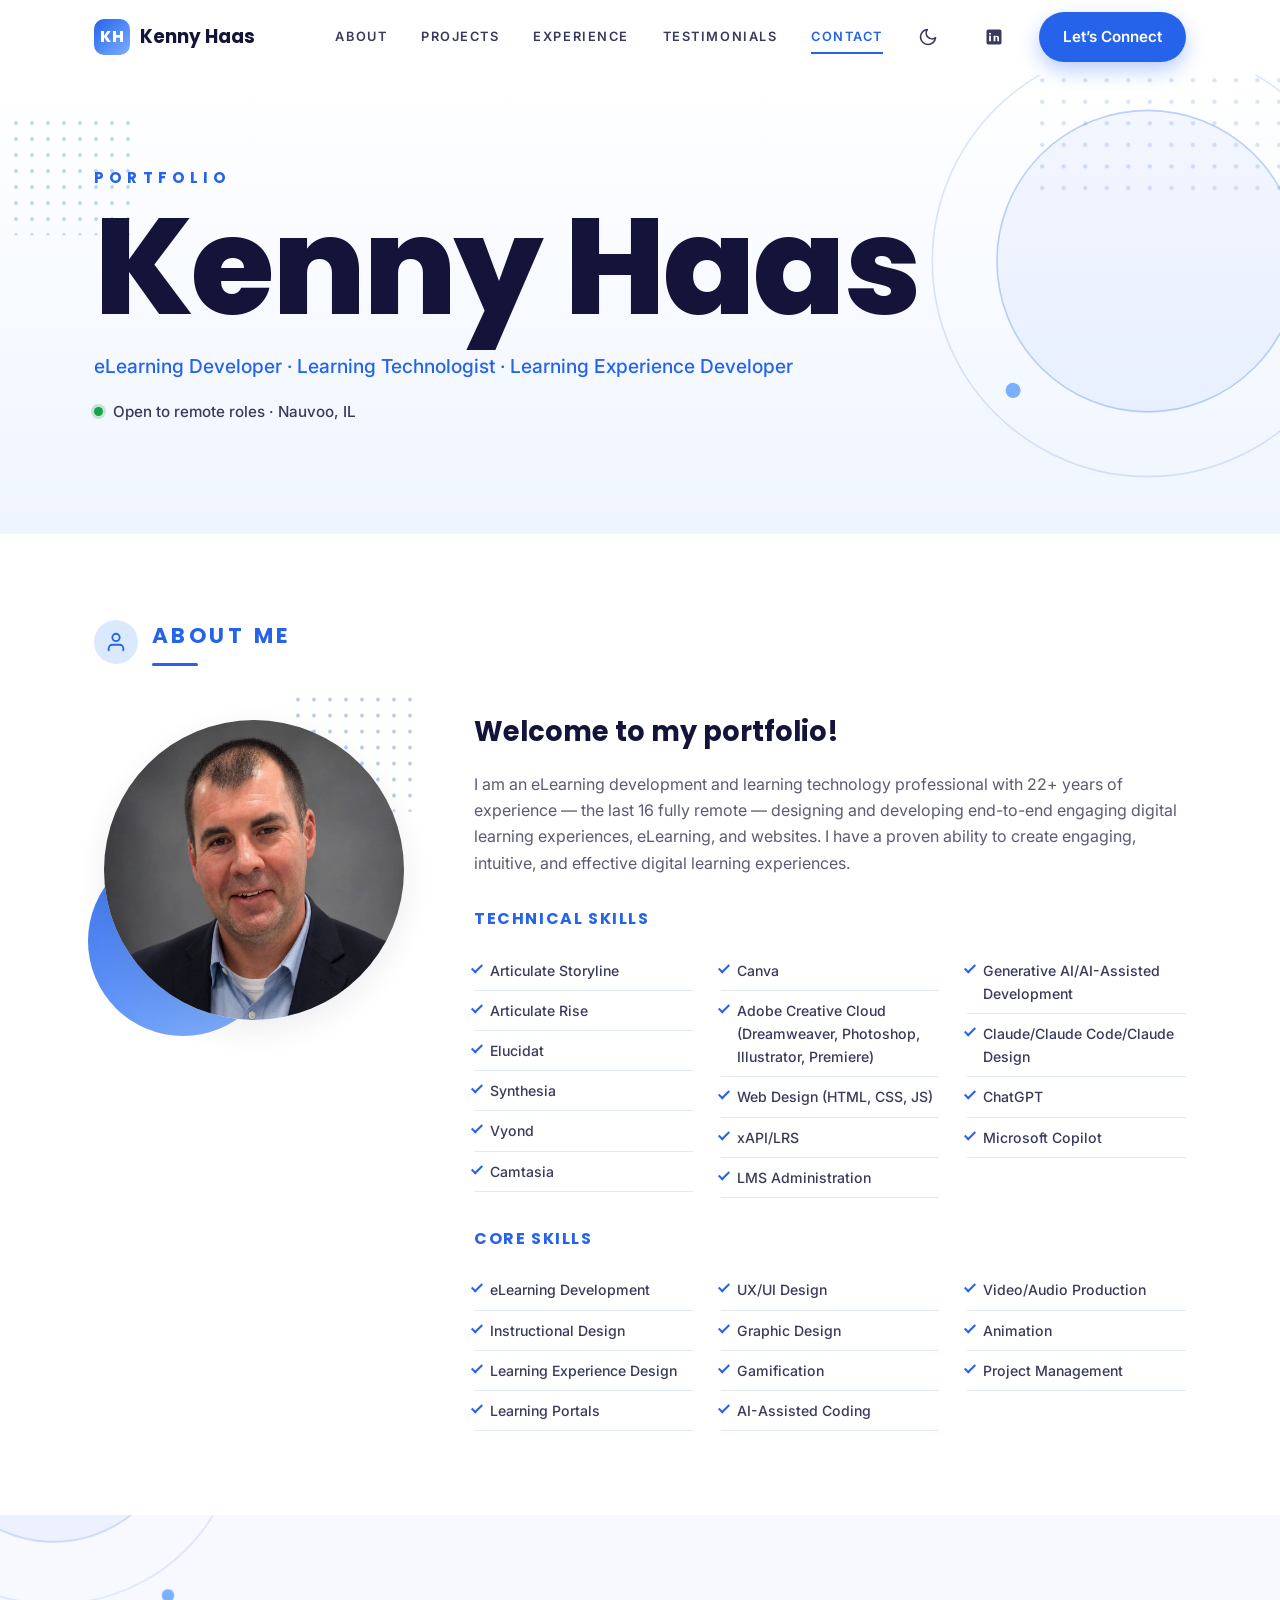
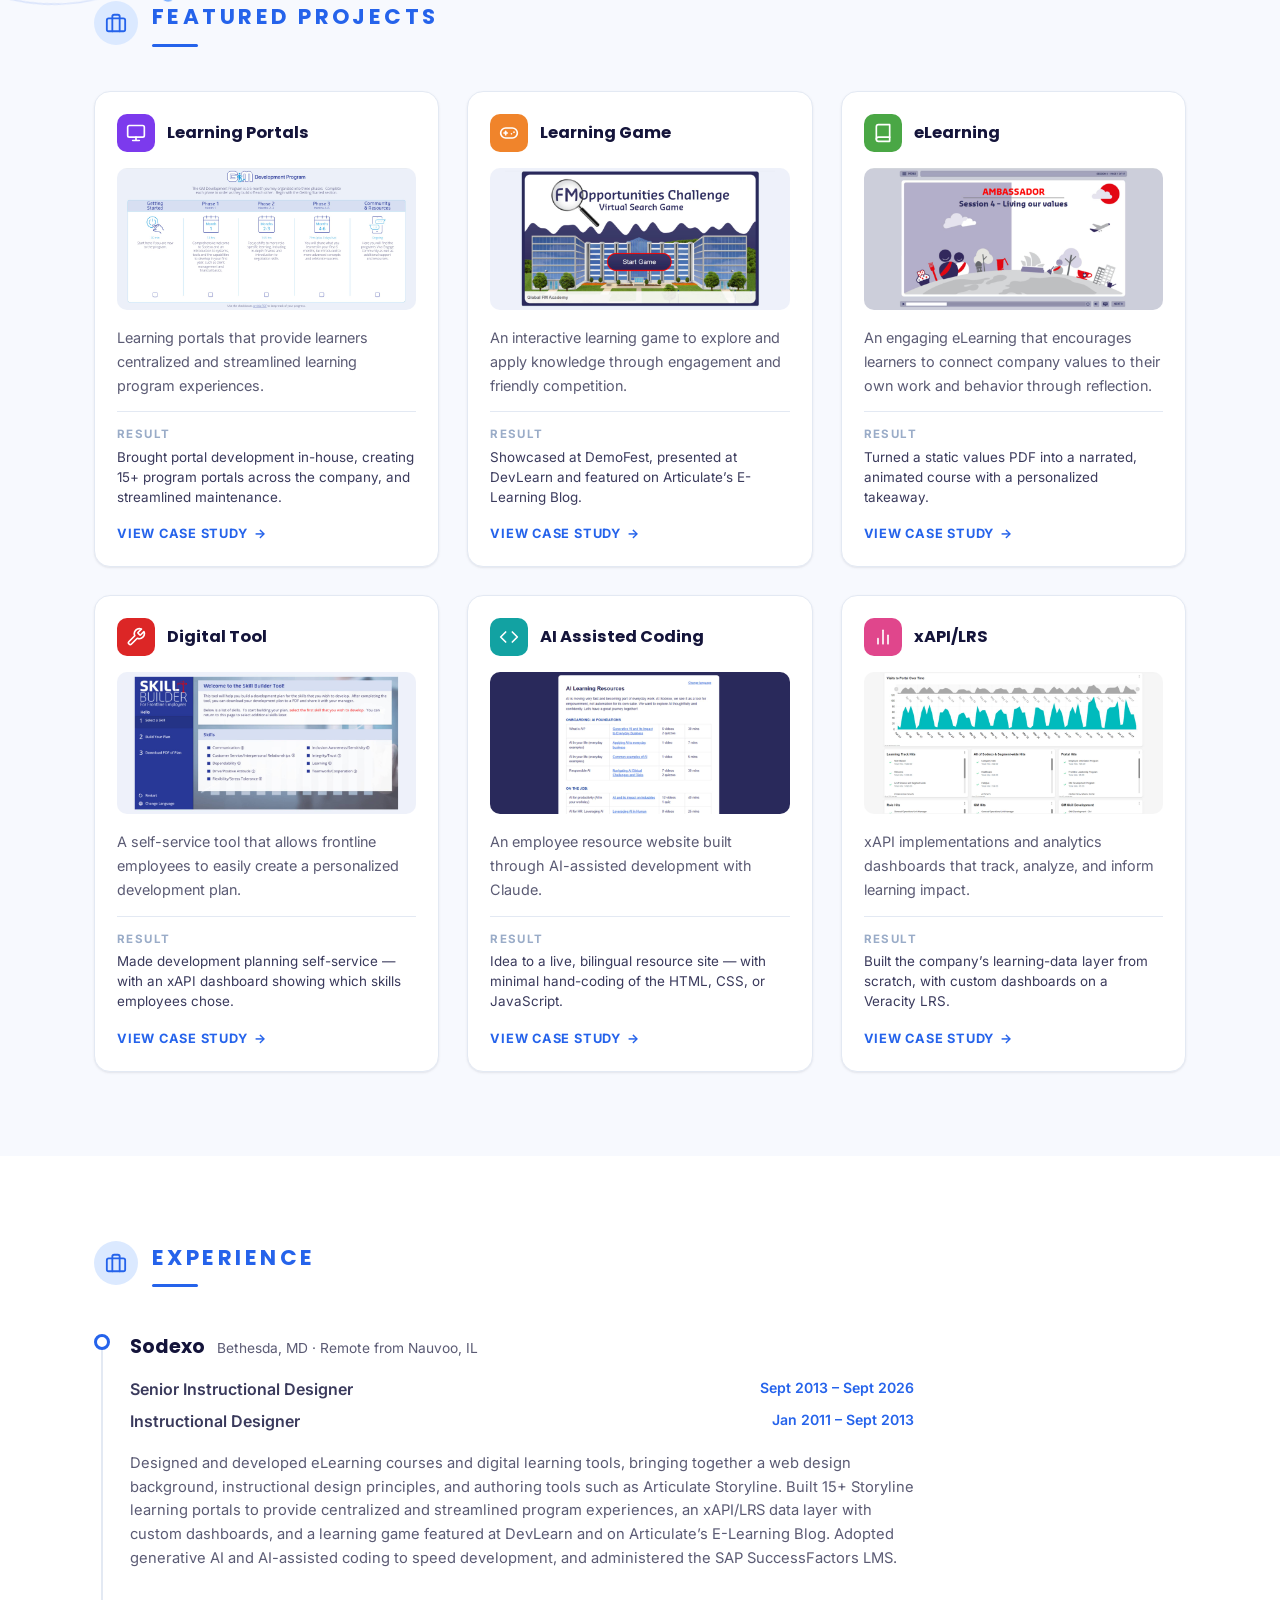
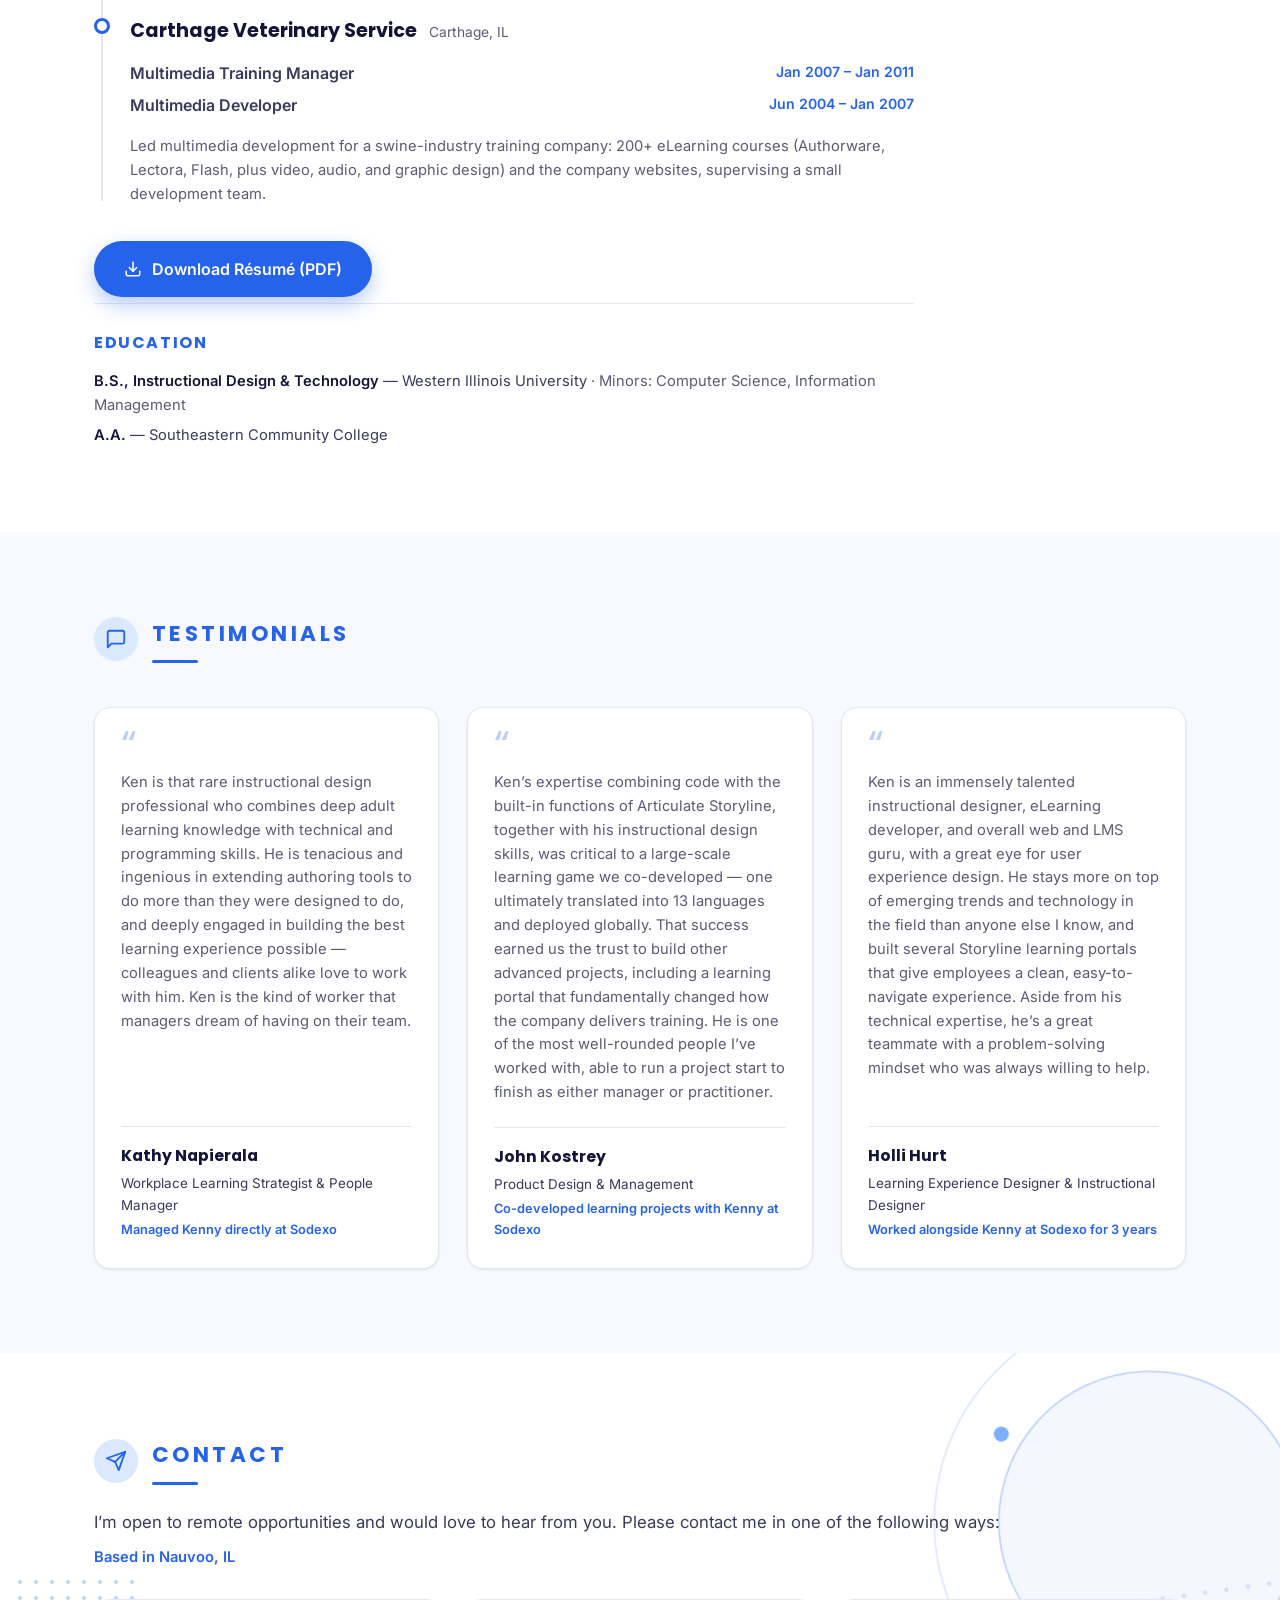
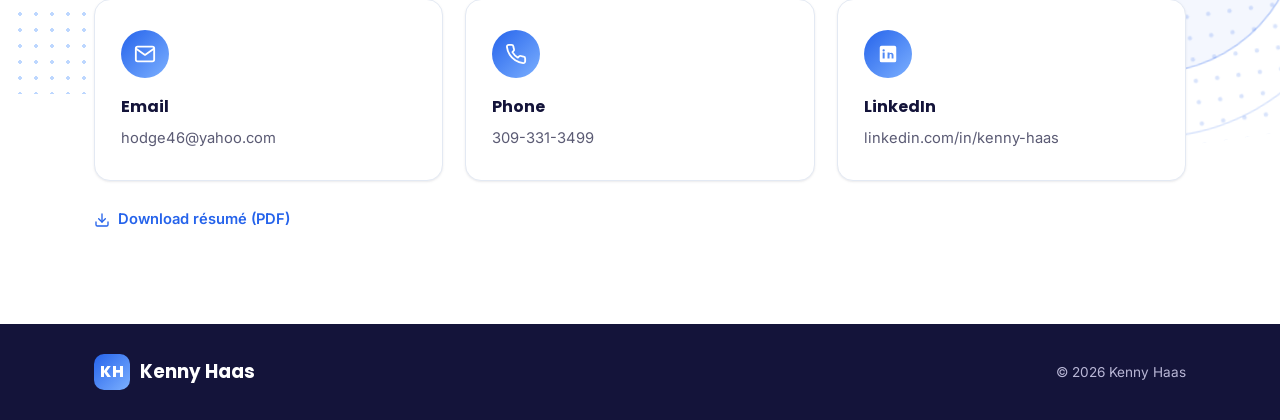
<file: index.html>
<!DOCTYPE html>
<html lang="en">
<head>
  <meta charset="UTF-8" />
  <meta name="viewport" content="width=device-width, initial-scale=1.0" />

  <!-- Google tag (gtag.js) -->
  <script async src="https://www.googletagmanager.com/gtag/js?id=G-B7SGGYEHKS"></script>
  <script>
    window.dataLayer = window.dataLayer || [];
    function gtag(){dataLayer.push(arguments);}
    gtag('js', new Date());
    gtag('config', 'G-B7SGGYEHKS');
  </script>

  <title>Kenny Haas &mdash; eLearning Developer &amp; Learning Technologist</title>
  <meta name="description" content="Portfolio of Kenny Haas, an eLearning Developer and Learning Technologist with 22+ years of experience &mdash; the last 16 fully remote &mdash; building eLearning, learning portals, and interactive learning tools. Open to remote roles." />

  <link rel="canonical" href="https://www.klhaas.com/" />

  <!-- Social / link-preview cards.
       Drop a 1200x630 image at assets/img/og-image.png (see assets/og-image-template.html). -->
  <meta property="og:type" content="website" />
  <meta property="og:url" content="https://www.klhaas.com/" />
  <meta property="og:title" content="Kenny Haas &mdash; eLearning Developer &amp; Learning Technologist" />
  <meta property="og:description" content="22+ years designing and building eLearning, learning portals, and interactive learning tools &mdash; the last 16 fully remote. Open to remote roles." />
  <meta property="og:image" content="https://www.klhaas.com/assets/img/og-image.png" />
  <meta property="og:image:width" content="1200" />
  <meta property="og:image:height" content="630" />
  <meta property="og:image:alt" content="Kenny Haas &mdash; eLearning Developer &amp; Learning Technologist" />
  <meta name="twitter:card" content="summary_large_image" />
  <meta name="twitter:url" content="https://www.klhaas.com/" />
  <meta name="twitter:title" content="Kenny Haas &mdash; eLearning Developer &amp; Learning Technologist" />
  <meta name="twitter:description" content="22+ years designing and building eLearning, learning portals, and interactive learning tools &mdash; the last 16 fully remote. Open to remote roles." />
  <meta name="twitter:image" content="https://www.klhaas.com/assets/img/og-image.png" />

  <link rel="preconnect" href="https://fonts.googleapis.com" />
  <link rel="preconnect" href="https://fonts.gstatic.com" crossorigin />
  <link href="https://fonts.googleapis.com/css2?family=Inter:wght@400;500;600;700&family=Poppins:wght@600;700;800&display=swap" rel="stylesheet" />
  <link rel="stylesheet" href="css/style.css" />
  <script>
    document.documentElement.classList.add("js");
    // Set the theme before first paint so there's no flash.
    (function () {
      try {
        var t = localStorage.getItem("theme");
        if (t !== "light" && t !== "dark") {
          t = window.matchMedia("(prefers-color-scheme: dark)").matches ? "dark" : "light";
        }
        document.documentElement.setAttribute("data-theme", t);
      } catch (e) {}
    })();
    // The on-load intro (header, hero, about) only plays once per browser session.
    (function () {
      try {
        if (sessionStorage.getItem("khIntroPlayed")) {
          document.documentElement.classList.add("intro-done");
        }
      } catch (e) {}
    })();
  </script>
  <link rel="icon" href="data:image/svg+xml,%3Csvg xmlns='http://www.w3.org/2000/svg' viewBox='0 0 32 32'%3E%3Crect width='32' height='32' rx='8' fill='%232563eb'/%3E%3Ctext x='16' y='22' font-family='Arial,sans-serif' font-size='16' font-weight='700' fill='white' text-anchor='middle'%3EKH%3C/text%3E%3C/svg%3E" />
</head>
<body>

  <!-- ===== Header ===== -->
  <header class="site-header" id="siteHeader">
    <div class="container header-inner">
      <a href="#top" class="logo">
        <span class="logo-badge">KH</span>
        <span class="logo-text">Kenny Haas</span>
      </a>

      <nav class="main-nav" id="mainNav">
        <a href="#about">About</a>
        <a href="#projects">Projects</a>
        <a href="#experience">Experience</a>
        <a href="#testimonials">Testimonials</a>
        <a href="#contact">Contact</a>
      </nav>

      <button type="button" class="theme-toggle" id="themeToggle" aria-label="Switch to dark mode">
        <svg class="tt-moon" viewBox="0 0 24 24" fill="none" stroke="currentColor" stroke-width="2" stroke-linecap="round" stroke-linejoin="round" aria-hidden="true"><path d="M21 12.79A9 9 0 1 1 11.21 3 7 7 0 0 0 21 12.79z"/></svg>
        <svg class="tt-sun" viewBox="0 0 24 24" fill="none" stroke="currentColor" stroke-width="2" stroke-linecap="round" stroke-linejoin="round" aria-hidden="true"><circle cx="12" cy="12" r="5"/><line x1="12" y1="1" x2="12" y2="3"/><line x1="12" y1="21" x2="12" y2="23"/><line x1="4.22" y1="4.22" x2="5.64" y2="5.64"/><line x1="18.36" y1="18.36" x2="19.78" y2="19.78"/><line x1="1" y1="12" x2="3" y2="12"/><line x1="21" y1="12" x2="23" y2="12"/><line x1="4.22" y1="19.78" x2="5.64" y2="18.36"/><line x1="18.36" y1="5.64" x2="19.78" y2="4.22"/></svg>
      </button>

      <a href="https://www.linkedin.com/in/kenny-haas" class="header-social" target="_blank" rel="noopener" aria-label="Kenny Haas on LinkedIn">
        <svg viewBox="0 0 24 24" fill="currentColor" aria-hidden="true"><path d="M19 3a2 2 0 0 1 2 2v14a2 2 0 0 1-2 2H5a2 2 0 0 1-2-2V5a2 2 0 0 1 2-2h14zM8.34 17V10.4H6.16V17h2.18zM7.25 9.4a1.27 1.27 0 1 0 0-2.54 1.27 1.27 0 0 0 0 2.54zM18 17v-3.62c0-1.94-1.04-2.85-2.42-2.85a2.09 2.09 0 0 0-1.9 1.04V10.4h-2.17c.03.61 0 6.6 0 6.6h2.17v-3.69c0-.2.01-.39.07-.53.16-.39.51-.79 1.11-.79.79 0 1.1.6 1.1 1.47V17H18z"/></svg>
      </a>

      <a href="#contact" class="btn btn-primary header-cta">Let&rsquo;s Connect</a>

      <button class="nav-toggle" id="navToggle" aria-label="Toggle navigation" aria-expanded="false">
        <span></span><span></span><span></span>
      </button>
    </div>
  </header>

  <main id="top">

    <!-- ===== Hero ===== -->
    <section class="hero">
      <div class="hero-bg" aria-hidden="true">
        <span class="dot-grid dot-grid-hero"></span>
        <svg class="hero-deco" viewBox="0 0 520 460" xmlns="http://www.w3.org/2000/svg" aria-hidden="true">
          <defs>
            <pattern id="heroDots" width="20" height="20" patternUnits="userSpaceOnUse">
              <circle class="hd-fill" cx="2" cy="2" r="2"></circle>
            </pattern>
          </defs>
          <rect x="250" y="0" width="270" height="150" fill="url(#heroDots)" opacity="0.18"></rect>
          <circle class="hd-ring" cx="360" cy="210" r="200" opacity="0.16"></circle>
          <circle class="hd-ring" cx="360" cy="210" r="140" opacity="0.28"></circle>
          <circle class="hd-fill" cx="360" cy="210" r="140" opacity="0.05"></circle>
          <circle class="hd-fill hd-accent" cx="500" cy="120" r="12"></circle>
          <circle class="hd-dot-lt" cx="235" cy="330" r="7"></circle>
        </svg>
      </div>
      <div class="container hero-inner">
        <p class="eyebrow">Portfolio</p>
        <h1 class="hero-name">Kenny Haas</h1>
        <p class="hero-roles">eLearning Developer&nbsp;&middot; Learning Technologist&nbsp;&middot; Learning Experience Developer</p>
        <p class="hero-status">
          <span class="status-dot" aria-hidden="true"></span>
          Open to remote roles &middot; Nauvoo, IL
        </p>
      </div>
    </section>

    <!-- ===== About ===== -->
    <section class="section" id="about">
      <div class="container">
        <div class="section-head">
          <span class="section-icon" aria-hidden="true">
            <svg viewBox="0 0 24 24" fill="none" stroke="currentColor" stroke-width="2" stroke-linecap="round" stroke-linejoin="round"><path d="M20 21v-2a4 4 0 0 0-4-4H8a4 4 0 0 0-4 4v2"/><circle cx="12" cy="7" r="4"/></svg>
          </span>
          <h2>About Me</h2>
        </div>

        <div class="about-grid">
          <div class="about-photo">
            <div class="photo-frame">
              <img src="assets/img/kenny-haas.jpg" alt="Kenny Haas" onerror="this.classList.add('is-missing')" />
              <span class="photo-fallback" aria-hidden="true">
                <svg viewBox="0 0 24 24" fill="none" stroke="currentColor" stroke-width="1.5" stroke-linecap="round" stroke-linejoin="round"><path d="M23 19a2 2 0 0 1-2 2H3a2 2 0 0 1-2-2V8a2 2 0 0 1 2-2h4l2-3h6l2 3h4a2 2 0 0 1 2 2z"/><circle cx="12" cy="13" r="4"/></svg>
                <span>Your photo here</span>
              </span>
            </div>
            <span class="photo-accent" aria-hidden="true"></span>
            <span class="dot-grid dot-grid-photo" aria-hidden="true"></span>
          </div>

          <div class="about-body">
            <h3>Welcome to my portfolio!</h3>

            <p>I am an eLearning development and learning technology professional with 22+ years of experience &mdash; the last 16 fully remote &mdash; designing and developing end-to-end engaging digital learning experiences, eLearning, and websites.  I have a proven ability to create engaging, intuitive, and effective digital learning experiences.</p>

            <div class="skills">
              <div class="skills-group">
                <h4 class="skills-group-title">Technical Skills</h4>
                <ul class="skills-list">
                  <li>Articulate Storyline</li>
                  <li>Articulate Rise</li>
                  <li>Elucidat</li>
                  <li>Synthesia</li>
                  <li>Vyond</li>
                  <li>Camtasia</li>
                  <li>Canva</li>
                  <li>Adobe Creative Cloud (Dreamweaver, Photoshop, Illustrator, Premiere)</li>
                  <li>Web Design (HTML, CSS, JS)</li>
                  <li>xAPI/LRS</li>
                  <li>LMS Administration</li>
                  <li>Generative AI/AI-Assisted Development</li>
                  <li>Claude/Claude Code/Claude Design</li>
                  <li>ChatGPT</li>
                  <li>Microsoft Copilot</li>
                </ul>
              </div>
              <div class="skills-group">
                <h4 class="skills-group-title">Core Skills</h4>
                <ul class="skills-list">
                  <li>eLearning Development</li>
                  <li>Instructional Design</li>
                  <li>Learning Experience Design</li>
                  <li>Learning Portals</li>
                  <li>UX/UI Design</li>
                  <li>Graphic Design</li>
                  <li>Gamification</li>
                  <li>AI-Assisted Coding</li>
                  <li>Video/Audio Production</li>
                  <li>Animation</li>
                  <li>Project Management</li>
                </ul>
              </div>
            </div>
          </div>
        </div>
      </div>
    </section>

    <!-- ===== Featured Projects ===== -->
    <section class="section section-projects" id="projects">
      <div class="hero-bg" aria-hidden="true">
        <svg class="projects-deco" viewBox="0 0 480 420" xmlns="http://www.w3.org/2000/svg" aria-hidden="true">
          <circle class="pd-ring" cx="130" cy="120" r="180" opacity="0.14"></circle>
          <circle class="pd-ring" cx="130" cy="120" r="120" opacity="0.22"></circle>
          <circle class="pd-fill" cx="130" cy="120" r="120" opacity="0.05"></circle>
          <circle class="pd-fill pd-accent" cx="330" cy="150" r="11"></circle>
          <circle class="pd-dot-lt" cx="215" cy="305" r="6"></circle>
        </svg>
      </div>
      <div class="container">
        <div class="section-head">
          <span class="section-icon" aria-hidden="true">
            <svg viewBox="0 0 24 24" fill="none" stroke="currentColor" stroke-width="2" stroke-linecap="round" stroke-linejoin="round"><rect x="2" y="7" width="20" height="14" rx="2"/><path d="M16 21V5a2 2 0 0 0-2-2h-4a2 2 0 0 0-2 2v16"/></svg>
          </span>
          <h2>Featured Projects</h2>
        </div>

        <div class="project-grid">

          <article class="project-card" data-accent="violet">
            <header class="project-card-head">
              <span class="project-icon">
                <svg viewBox="0 0 24 24" fill="none" stroke="currentColor" stroke-width="2" stroke-linecap="round" stroke-linejoin="round"><rect x="2" y="3" width="20" height="14" rx="2"/><path d="M8 21h8M12 17v4"/></svg>
              </span>
              <h3>Learning Portals</h3>
            </header>
            <div class="project-thumb">
              <img src="assets/screenshots/learning-portal.jpg" alt="GM Development Program &mdash; six-month learning journey" loading="lazy" onerror="this.closest('.project-thumb').classList.add('is-missing')" />
              <span class="thumb-fallback">Screenshot</span>
            </div>
            <p>Learning portals that provide learners centralized and streamlined learning program experiences.</p>
            <div class="project-result"><span class="project-result-label">Result</span>Brought portal development in-house, creating 15+ program portals across the company, and streamlined maintenance.</div>
            <a href="work/learning-portal.html" class="case-link">View Case Study <span aria-hidden="true">&rarr;</span></a>
          </article>

          <article class="project-card" data-accent="orange">
            <header class="project-card-head">
              <span class="project-icon">
                <svg viewBox="0 0 24 24" fill="none" stroke="currentColor" stroke-width="2" stroke-linecap="round" stroke-linejoin="round"><line x1="6" y1="12" x2="10" y2="12"/><line x1="8" y1="10" x2="8" y2="14"/><line x1="15" y1="13" x2="15.01" y2="13"/><line x1="18" y1="11" x2="18.01" y2="11"/><rect x="2" y="6" width="20" height="12" rx="6"/></svg>
              </span>
              <h3>Learning Game</h3>
            </header>
            <div class="project-thumb">
              <img src="assets/screenshots/learning-game.jpg" alt="Learning Game interface" loading="lazy" onerror="this.closest('.project-thumb').classList.add('is-missing')" />
              <span class="thumb-fallback">Screenshot</span>
            </div>
            <p>An interactive learning game to explore and apply knowledge through engagement and friendly competition.</p>
            <div class="project-result"><span class="project-result-label">Result</span>Showcased at DemoFest, presented at DevLearn and featured on Articulate&rsquo;s E-Learning Blog.</div>
            <a href="work/learning-game.html" class="case-link">View Case Study <span aria-hidden="true">&rarr;</span></a>
          </article>

          <article class="project-card" data-accent="green">
            <header class="project-card-head">
              <span class="project-icon">
                <svg viewBox="0 0 24 24" fill="none" stroke="currentColor" stroke-width="2" stroke-linecap="round" stroke-linejoin="round"><path d="M4 19.5A2.5 2.5 0 0 1 6.5 17H20"/><path d="M6.5 2H20v20H6.5A2.5 2.5 0 0 1 4 19.5v-15A2.5 2.5 0 0 1 6.5 2z"/></svg>
              </span>
              <h3>eLearning</h3>
            </header>
            <div class="project-thumb">
              <img src="assets/screenshots/elearning.jpg" alt="eLearning course screen" loading="lazy" onerror="this.closest('.project-thumb').classList.add('is-missing')" />
              <span class="thumb-fallback">Screenshot</span>
            </div>
            <p>An engaging eLearning that encourages learners to connect company values to their own work and behavior through reflection.</p>
            <div class="project-result"><span class="project-result-label">Result</span>Turned a static values PDF into a narrated, animated course with a personalized takeaway.</div>
            <a href="work/elearning.html" class="case-link">View Case Study <span aria-hidden="true">&rarr;</span></a>
          </article>

          <article class="project-card" data-accent="red">
            <header class="project-card-head">
              <span class="project-icon">
                <svg viewBox="0 0 24 24" fill="none" stroke="currentColor" stroke-width="2" stroke-linecap="round" stroke-linejoin="round"><path d="M14.7 6.3a1 1 0 0 0 0 1.4l1.6 1.6a1 1 0 0 0 1.4 0l3.77-3.77a6 6 0 0 1-7.94 7.94l-6.91 6.91a2.12 2.12 0 0 1-3-3l6.91-6.91a6 6 0 0 1 7.94-7.94l-3.76 3.76z"/></svg>
              </span>
              <h3>Digital Tool</h3>
            </header>
            <div class="project-thumb">
              <img src="assets/screenshots/digital-tool.jpg" alt="Digital tool interface" loading="lazy" onerror="this.closest('.project-thumb').classList.add('is-missing')" />
              <span class="thumb-fallback">Screenshot</span>
            </div>
            <p>A self-service tool that allows frontline employees to easily create a personalized development plan.</p>
            <div class="project-result"><span class="project-result-label">Result</span>Made development planning self-service &mdash; with an xAPI dashboard showing which skills employees chose.</div>
            <a href="work/digital-tool.html" class="case-link">View Case Study <span aria-hidden="true">&rarr;</span></a>
          </article>

          <article class="project-card" data-accent="teal">
            <header class="project-card-head">
              <span class="project-icon">
                <svg viewBox="0 0 24 24" fill="none" stroke="currentColor" stroke-width="2" stroke-linecap="round" stroke-linejoin="round"><polyline points="16 18 22 12 16 6"/><polyline points="8 6 2 12 8 18"/></svg>
              </span>
              <h3>AI Assisted Coding</h3>
            </header>
            <div class="project-thumb">
              <img src="assets/screenshots/ai-assisted-coding.jpg" alt="AI assisted coding project" loading="lazy" onerror="this.closest('.project-thumb').classList.add('is-missing')" />
              <span class="thumb-fallback">Screenshot</span>
            </div>
            <p>An employee resource website built through AI-assisted development with Claude.</p>
            <div class="project-result"><span class="project-result-label">Result</span>Idea to a live, bilingual resource site &mdash; with minimal hand-coding of the HTML, CSS, or JavaScript.</div>
            <a href="work/ai-assisted-coding.html" class="case-link">View Case Study <span aria-hidden="true">&rarr;</span></a>
          </article>

          <article class="project-card" data-accent="pink">
            <header class="project-card-head">
              <span class="project-icon">
                <svg viewBox="0 0 24 24" fill="none" stroke="currentColor" stroke-width="2" stroke-linecap="round" stroke-linejoin="round"><line x1="18" y1="20" x2="18" y2="10"/><line x1="12" y1="20" x2="12" y2="4"/><line x1="6" y1="20" x2="6" y2="14"/></svg>
              </span>
              <h3>xAPI/LRS</h3>
            </header>
            <div class="project-thumb">
              <img src="assets/screenshots/xapi.jpg" alt="xAPI analytics dashboard" loading="lazy" onerror="this.closest('.project-thumb').classList.add('is-missing')" />
              <span class="thumb-fallback">Screenshot</span>
            </div>
            <p>xAPI implementations and analytics dashboards that track, analyze, and inform learning impact.</p>
            <div class="project-result"><span class="project-result-label">Result</span>Built the company&rsquo;s learning-data layer from scratch, with custom dashboards on a Veracity LRS.</div>
            <a href="work/xapi.html" class="case-link">View Case Study <span aria-hidden="true">&rarr;</span></a>
          </article>

        </div>
      </div>
    </section>

    <!-- ===== Experience ===== -->
    <section class="section" id="experience">
      <div class="container">
        <div class="section-head">
          <span class="section-icon" aria-hidden="true">
            <svg viewBox="0 0 24 24" fill="none" stroke="currentColor" stroke-width="2" stroke-linecap="round" stroke-linejoin="round"><rect x="2" y="7" width="20" height="14" rx="2"/><path d="M16 21V5a2 2 0 0 0-2-2h-4a2 2 0 0 0-2 2v16"/></svg>
          </span>
          <h2>Experience</h2>
        </div>

        <ol class="timeline">
          <li class="tl-item">
            <div class="tl-head">
              <h3>Sodexo</h3>
              <span class="tl-meta">Bethesda, MD &middot; Remote from Nauvoo, IL</span>
            </div>
            <ul class="tl-roles">
              <li><span class="tl-role">Senior Instructional Designer</span><span class="tl-dates">Sept 2013 &ndash; Sept 2026</span></li>
              <li><span class="tl-role">Instructional Designer</span><span class="tl-dates">Jan 2011 &ndash; Sept 2013</span></li>
            </ul>
            <p class="tl-summary">Designed and developed eLearning courses and digital learning tools, bringing together a web design background, instructional design principles, and authoring tools such as Articulate Storyline. Built 15+ Storyline learning portals to provide centralized and streamlined program experiences, an xAPI/LRS data layer with custom dashboards, and a learning game featured at DevLearn and on Articulate&rsquo;s E-Learning Blog. Adopted generative AI and AI-assisted coding to speed development, and administered the SAP SuccessFactors LMS.</p>
          </li>

          <li class="tl-item">
            <div class="tl-head">
              <h3>Carthage Veterinary Service</h3>
              <span class="tl-meta">Carthage, IL</span>
            </div>
            <ul class="tl-roles">
              <li><span class="tl-role">Multimedia Training Manager</span><span class="tl-dates">Jan 2007 &ndash; Jan 2011</span></li>
              <li><span class="tl-role">Multimedia Developer</span><span class="tl-dates">Jun 2004 &ndash; Jan 2007</span></li>
            </ul>
            <p class="tl-summary">Led multimedia development for a swine-industry training company: 200+ eLearning courses (Authorware, Lectora, Flash, plus video, audio, and graphic design) and the company websites, supervising a small development team.</p>
          </li>
        </ol>

        <div class="tl-resume">
          <a href="assets/kenny-haas-resume.pdf" class="btn btn-primary btn-lg" target="_blank" rel="noopener">
            <svg viewBox="0 0 24 24" fill="none" stroke="currentColor" stroke-width="2" stroke-linecap="round" stroke-linejoin="round" aria-hidden="true"><path d="M21 15v4a2 2 0 0 1-2 2H5a2 2 0 0 1-2-2v-4"/><polyline points="7 10 12 15 17 10"/><line x1="12" y1="15" x2="12" y2="3"/></svg>
            Download Résumé (PDF)
          </a>
        </div>

        <div class="tl-education">
          <h4>Education</h4>
          <p><strong>B.S., Instructional Design &amp; Technology</strong> &mdash; Western Illinois University <span class="tl-muted">&middot; Minors: Computer Science, Information Management</span></p>
          <p><strong>A.A.</strong> &mdash; Southeastern Community College</p>
        </div>
      </div>
    </section>

    <!-- ===== Testimonials ===== -->
    <section class="section section-testimonials" id="testimonials">
      <div class="container">
        <div class="section-head">
          <span class="section-icon" aria-hidden="true">
            <svg viewBox="0 0 24 24" fill="none" stroke="currentColor" stroke-width="2" stroke-linecap="round" stroke-linejoin="round"><path d="M21 15a2 2 0 0 1-2 2H7l-4 4V5a2 2 0 0 1 2-2h14a2 2 0 0 1 2 2z"/></svg>
          </span>
          <h2>Testimonials</h2>
        </div>

        <div class="quote-grid">

          <figure class="quote-card">
            <span class="quote-mark" aria-hidden="true">&ldquo;</span>
            <blockquote>
              <p>Ken is that rare instructional design professional who combines deep adult learning knowledge with technical and programming skills. He is tenacious and ingenious in extending authoring tools to do more than they were designed to do, and deeply engaged in building the best learning experience possible &mdash; colleagues and clients alike love to work with him. Ken is the kind of worker that managers dream of having on their team.</p>
            </blockquote>
            <figcaption>
              <span class="quote-name">Kathy Napierala</span>
              <span class="quote-title">Workplace Learning Strategist &amp; People Manager</span>
              <span class="quote-rel">Managed Kenny directly at Sodexo</span>
            </figcaption>
          </figure>

          <figure class="quote-card">
            <span class="quote-mark" aria-hidden="true">&ldquo;</span>
            <blockquote>
              <p>Ken&rsquo;s expertise combining code with the built-in functions of Articulate Storyline, together with his instructional design skills, was critical to a large-scale learning game we co-developed &mdash; one ultimately translated into 13 languages and deployed globally. That success earned us the trust to build other advanced projects, including a learning portal that fundamentally changed how the company delivers training. He is one of the most well-rounded people I&rsquo;ve worked with, able to run a project start to finish as either manager or practitioner.</p>
            </blockquote>
            <figcaption>
              <span class="quote-name">John Kostrey</span>
              <span class="quote-title">Product Design &amp; Management</span>
              <span class="quote-rel">Co-developed learning projects with Kenny at Sodexo</span>
            </figcaption>
          </figure>

          <figure class="quote-card">
            <span class="quote-mark" aria-hidden="true">&ldquo;</span>
            <blockquote>
              <p>Ken is an immensely talented instructional designer, eLearning developer, and overall web and LMS guru, with a great eye for user experience design. He stays more on top of emerging trends and technology in the field than anyone else I know, and built several Storyline learning portals that give employees a clean, easy-to-navigate experience. Aside from his technical expertise, he&rsquo;s a great teammate with a problem-solving mindset who was always willing to help.</p>
            </blockquote>
            <figcaption>
              <span class="quote-name">Holli Hurt</span>
              <span class="quote-title">Learning Experience Designer &amp; Instructional Designer</span>
              <span class="quote-rel">Worked alongside Kenny at Sodexo for 3 years</span>
            </figcaption>
          </figure>

        </div>
      </div>
    </section>

    <!-- ===== Contact ===== -->
    <section class="section section-contact" id="contact">
      <div class="hero-bg" aria-hidden="true">
        <span class="dot-grid dot-grid-contact"></span>
        <svg class="contact-deco" viewBox="0 0 520 460" xmlns="http://www.w3.org/2000/svg" aria-hidden="true">
          <defs>
            <pattern id="contactDots" width="20" height="20" patternUnits="userSpaceOnUse">
              <circle class="cd-fill" cx="2" cy="2" r="2"></circle>
            </pattern>
          </defs>
          <rect x="250" y="310" width="270" height="150" fill="url(#contactDots)" opacity="0.18"></rect>
          <circle class="cd-ring" cx="360" cy="250" r="200" opacity="0.16"></circle>
          <circle class="cd-ring" cx="360" cy="250" r="140" opacity="0.28"></circle>
          <circle class="cd-fill" cx="360" cy="250" r="140" opacity="0.05"></circle>
          <circle class="cd-fill cd-accent" cx="500" cy="340" r="12"></circle>
          <circle class="cd-dot-lt" cx="235" cy="150" r="7"></circle>
        </svg>
      </div>
      <div class="container">
        <div class="section-head">
          <span class="section-icon" aria-hidden="true">
            <svg viewBox="0 0 24 24" fill="none" stroke="currentColor" stroke-width="2" stroke-linecap="round" stroke-linejoin="round"><line x1="22" y1="2" x2="11" y2="13"/><polygon points="22 2 15 22 11 13 2 9 22 2"/></svg>
          </span>
          <h2>Contact</h2>
        </div>

        <p class="contact-intro">
          I&rsquo;m open to remote opportunities and would love to hear from you. Please contact me in one of the following ways:
          <span class="contact-loc">Based in Nauvoo, IL</span>
        </p>

        <div class="contact-grid">
          <a class="contact-item" href="mailto:hodge46@yahoo.com">
            <span class="contact-icon">
              <svg viewBox="0 0 24 24" fill="none" stroke="currentColor" stroke-width="2" stroke-linecap="round" stroke-linejoin="round"><path d="M4 4h16a2 2 0 0 1 2 2v12a2 2 0 0 1-2 2H4a2 2 0 0 1-2-2V6a2 2 0 0 1 2-2z"/><polyline points="22,6 12,13 2,6"/></svg>
            </span>
            <span class="contact-label">Email</span>
            <span class="contact-value">hodge46@yahoo.com</span>
          </a>

          <a class="contact-item" href="tel:+13093313499">
            <span class="contact-icon">
              <svg viewBox="0 0 24 24" fill="none" stroke="currentColor" stroke-width="2" stroke-linecap="round" stroke-linejoin="round"><path d="M22 16.92v3a2 2 0 0 1-2.18 2 19.79 19.79 0 0 1-8.63-3.07 19.5 19.5 0 0 1-6-6 19.79 19.79 0 0 1-3.07-8.67A2 2 0 0 1 4.11 2h3a2 2 0 0 1 2 1.72 12.84 12.84 0 0 0 .7 2.81 2 2 0 0 1-.45 2.11L8.09 9.91a16 16 0 0 0 6 6l1.27-1.27a2 2 0 0 1 2.11-.45 12.84 12.84 0 0 0 2.81.7A2 2 0 0 1 22 16.92z"/></svg>
            </span>
            <span class="contact-label">Phone</span>
            <span class="contact-value">309-331-3499</span>
          </a>

          <a class="contact-item" href="https://www.linkedin.com/in/kenny-haas" target="_blank" rel="noopener">
            <span class="contact-icon">
              <svg viewBox="0 0 24 24" fill="currentColor" stroke="none"><path d="M19 3a2 2 0 0 1 2 2v14a2 2 0 0 1-2 2H5a2 2 0 0 1-2-2V5a2 2 0 0 1 2-2h14zM8.34 17V10.4H6.16V17h2.18zM7.25 9.4a1.27 1.27 0 1 0 0-2.54 1.27 1.27 0 0 0 0 2.54zM18 17v-3.62c0-1.94-1.04-2.85-2.42-2.85a2.09 2.09 0 0 0-1.9 1.04V10.4h-2.17c.03.61 0 6.6 0 6.6h2.17v-3.69c0-.2.01-.39.07-.53.16-.39.51-.79 1.11-.79.79 0 1.1.6 1.1 1.47V17H18z"/></svg>
            </span>
            <span class="contact-label">LinkedIn</span>
            <span class="contact-value">linkedin.com/in/kenny-haas</span>
          </a>
        </div>

        <a href="assets/kenny-haas-resume.pdf" class="contact-resume" target="_blank" rel="noopener">
          <svg viewBox="0 0 24 24" fill="none" stroke="currentColor" stroke-width="2" stroke-linecap="round" stroke-linejoin="round" aria-hidden="true"><path d="M21 15v4a2 2 0 0 1-2 2H5a2 2 0 0 1-2-2v-4"/><polyline points="7 10 12 15 17 10"/><line x1="12" y1="15" x2="12" y2="3"/></svg>
          Download r&eacute;sum&eacute; (PDF)
        </a>
      </div>
    </section>
  </main>

  <footer class="site-footer">
    <div class="container footer-inner">
      <a href="#top" class="logo">
        <span class="logo-badge">KH</span>
        <span class="logo-text">Kenny Haas</span>
      </a>
      <p>&copy; <span id="year"></span> Kenny Haas</p>
    </div>
  </footer>

  <!-- ===== In-page PDF viewer ===== -->
  <div class="pdf-modal" id="pdfModal" aria-hidden="true">
    <div class="pdf-modal__panel" role="dialog" aria-modal="true" aria-labelledby="pdfModalTitle">
      <header class="pdf-modal__bar">
        <h2 class="pdf-modal__title" id="pdfModalTitle">Document</h2>
        <div class="pdf-modal__tools">
          <a class="pdf-modal__link" id="pdfModalOpen" href="#" target="_blank" rel="noopener">Open in new tab</a>
          <button type="button" class="pdf-modal__close" id="pdfModalClose" aria-label="Close viewer">
            <svg viewBox="0 0 24 24" fill="none" stroke="currentColor" stroke-width="2" stroke-linecap="round" stroke-linejoin="round" aria-hidden="true"><line x1="18" y1="6" x2="6" y2="18"/><line x1="6" y1="6" x2="18" y2="18"/></svg>
          </button>
        </div>
      </header>
      <div class="pdf-modal__stage">
        <iframe class="pdf-modal__frame" id="pdfModalFrame" title="PDF document" src="about:blank"></iframe>
      </div>
    </div>
  </div>

  <script src="js/script.js"></script>
</body>
</html>
</file>
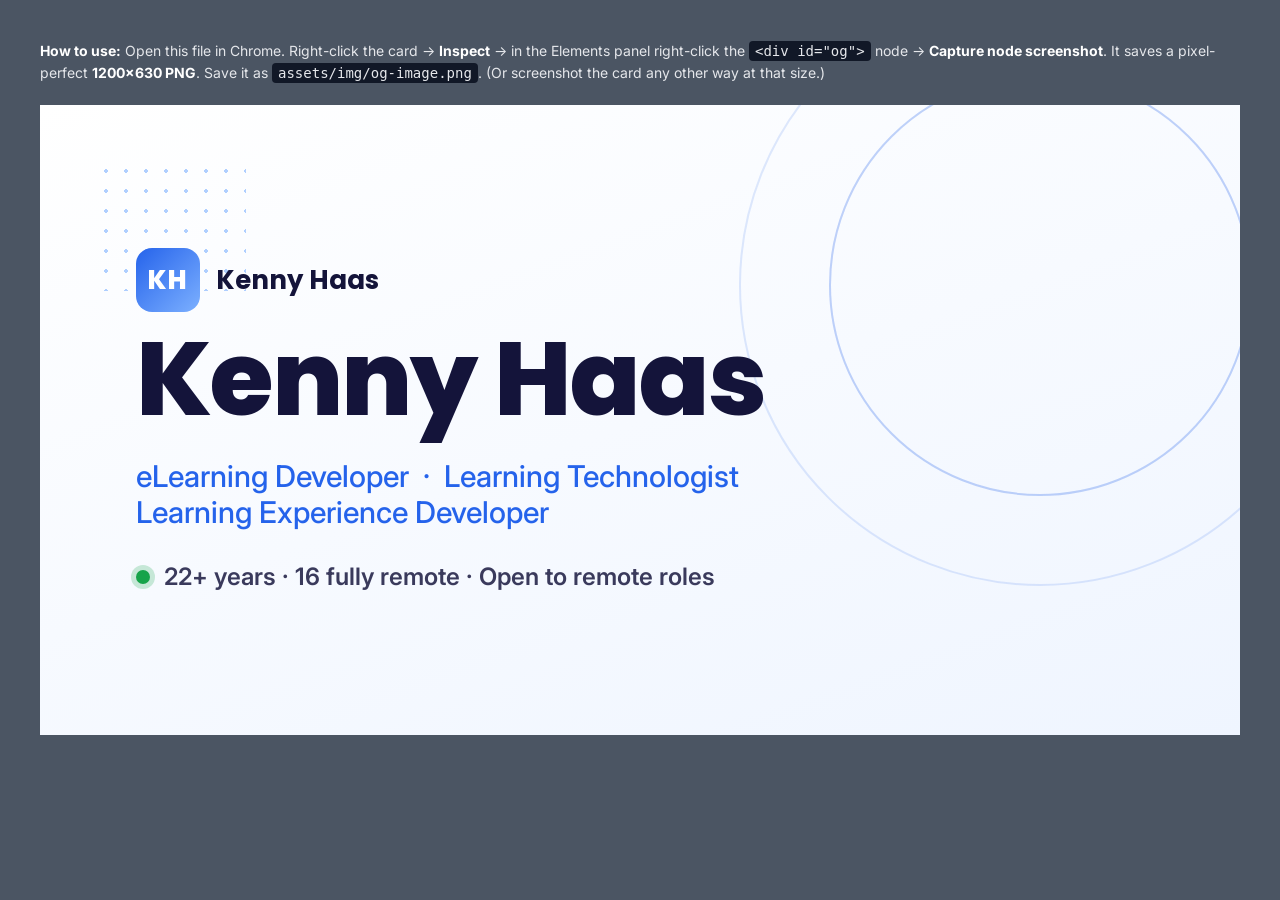
<file: assets/og-image-template.html>
<!DOCTYPE html>
<html lang="en">
<head>
<meta charset="utf-8" />
<title>OG image template — screenshot the card below at 1200×630</title>
<link href="https://fonts.googleapis.com/css2?family=Inter:wght@400;500;600;700&family=Poppins:wght@700;800&display=swap" rel="stylesheet" />
<style>
  :root{
    --brand:#2563eb; --brand-light:#7cb0ff; --brand-50:#eff5ff; --brand-100:#dbe9ff;
    --ink:#14143a; --ink-soft:#3a3a5c;
    --font-head:"Poppins","Segoe UI",system-ui,sans-serif;
    --font-body:"Inter","Segoe UI",system-ui,sans-serif;
  }
  *{box-sizing:border-box;margin:0;padding:0}
  body{background:#4b5563;font-family:var(--font-body);padding:40px;display:flex;flex-direction:column;align-items:center;gap:20px}
  .note{color:#e5e7eb;font-size:14px;max-width:1200px;line-height:1.6}
  .note b{color:#fff}
  .note code{background:#111827;padding:2px 6px;border-radius:4px}

  /* ==== THE CARD — capture this element as a 1200x630 PNG ==== */
  #og{
    width:1200px;height:630px;position:relative;overflow:hidden;
    background:linear-gradient(160deg,#ffffff 0%, var(--brand-50) 100%);
    font-family:var(--font-body);
  }
  #og .rings{position:absolute;top:-140px;right:-120px;width:680px;height:680px;color:var(--brand)}
  #og .rings circle{fill:none;stroke:currentColor;stroke-width:2}
  #og .dotcol{position:absolute;left:56px;top:56px;width:150px;height:130px;
    background-image:radial-gradient(var(--brand-light) 2px, transparent 2px);background-size:20px 20px;opacity:.6}
  #og .inner{position:absolute;inset:0;padding:88px 96px;display:flex;flex-direction:column;justify-content:center;gap:6px}
  #og .badge{display:inline-flex;align-items:center;gap:16px;margin-bottom:10px}
  #og .kh{display:grid;place-items:center;width:64px;height:64px;border-radius:16px;
    background:linear-gradient(135deg,var(--brand),var(--brand-light));color:#fff;font-family:var(--font-head);font-weight:800;font-size:26px;letter-spacing:1px}
  #og .kh-name{font-family:var(--font-head);font-weight:700;font-size:26px;color:var(--ink)}
  #og h1{font-family:var(--font-head);font-weight:800;font-size:104px;line-height:.98;letter-spacing:-2px;color:var(--ink)}
  #og .roles{margin-top:22px;font-size:30px;font-weight:500;color:var(--brand)}
  #og .status{margin-top:26px;display:inline-flex;align-items:center;gap:14px;font-size:24px;font-weight:600;color:var(--ink-soft)}
  #og .dot{width:14px;height:14px;border-radius:50%;background:#16a34a;box-shadow:0 0 0 5px rgba(22,163,74,.22)}
</style>
</head>
<body>
  <p class="note">
    <b>How to use:</b> Open this file in Chrome. Right-click the card &rarr; <b>Inspect</b> &rarr; in the
    Elements panel right-click the <code>&lt;div id="og"&gt;</code> node &rarr; <b>Capture node screenshot</b>.
    It saves a pixel-perfect <b>1200&times;630 PNG</b>. Save it as
    <code>assets/img/og-image.png</code>. (Or screenshot the card any other way at that size.)
  </p>

  <div id="og">
    <svg class="rings" viewBox="0 0 680 680"><circle cx="360" cy="320" r="300" opacity=".14"/><circle cx="360" cy="320" r="210" opacity=".24"/><circle cx="360" cy="320" r="210" fill="var(--brand)" opacity=".05" stroke="none"/></svg>
    <div class="dotcol"></div>
    <div class="inner">
      <div class="badge">
        <span class="kh">KH</span>
        <span class="kh-name">Kenny Haas</span>
      </div>
      <h1>Kenny Haas</h1>
      <div class="roles">eLearning Developer &nbsp;&middot;&nbsp; Learning Technologist <br /> Learning Experience Developer</div>
      <div class="status"><span class="dot"></span> 22+ years &middot; 16 fully remote &middot; Open to remote roles</div>
    </div>
  </div>
</body>
</html>
</file>
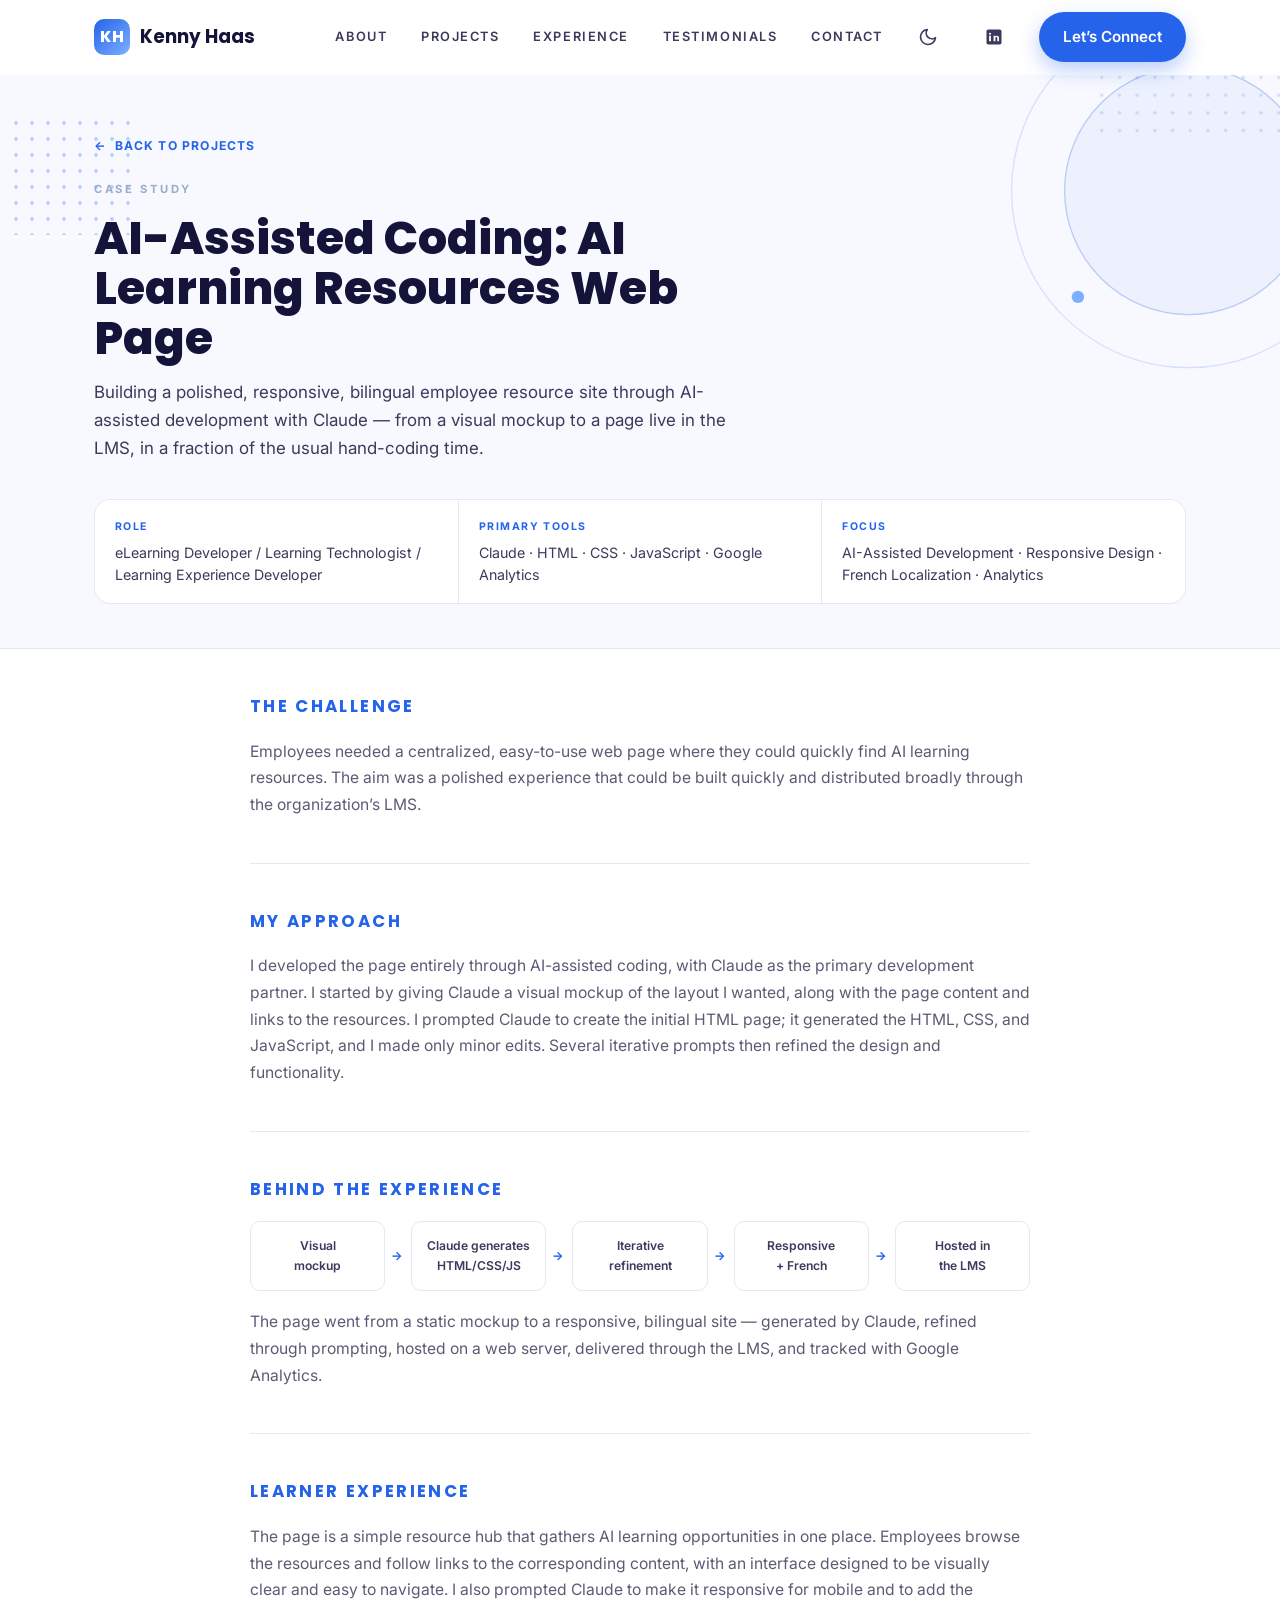
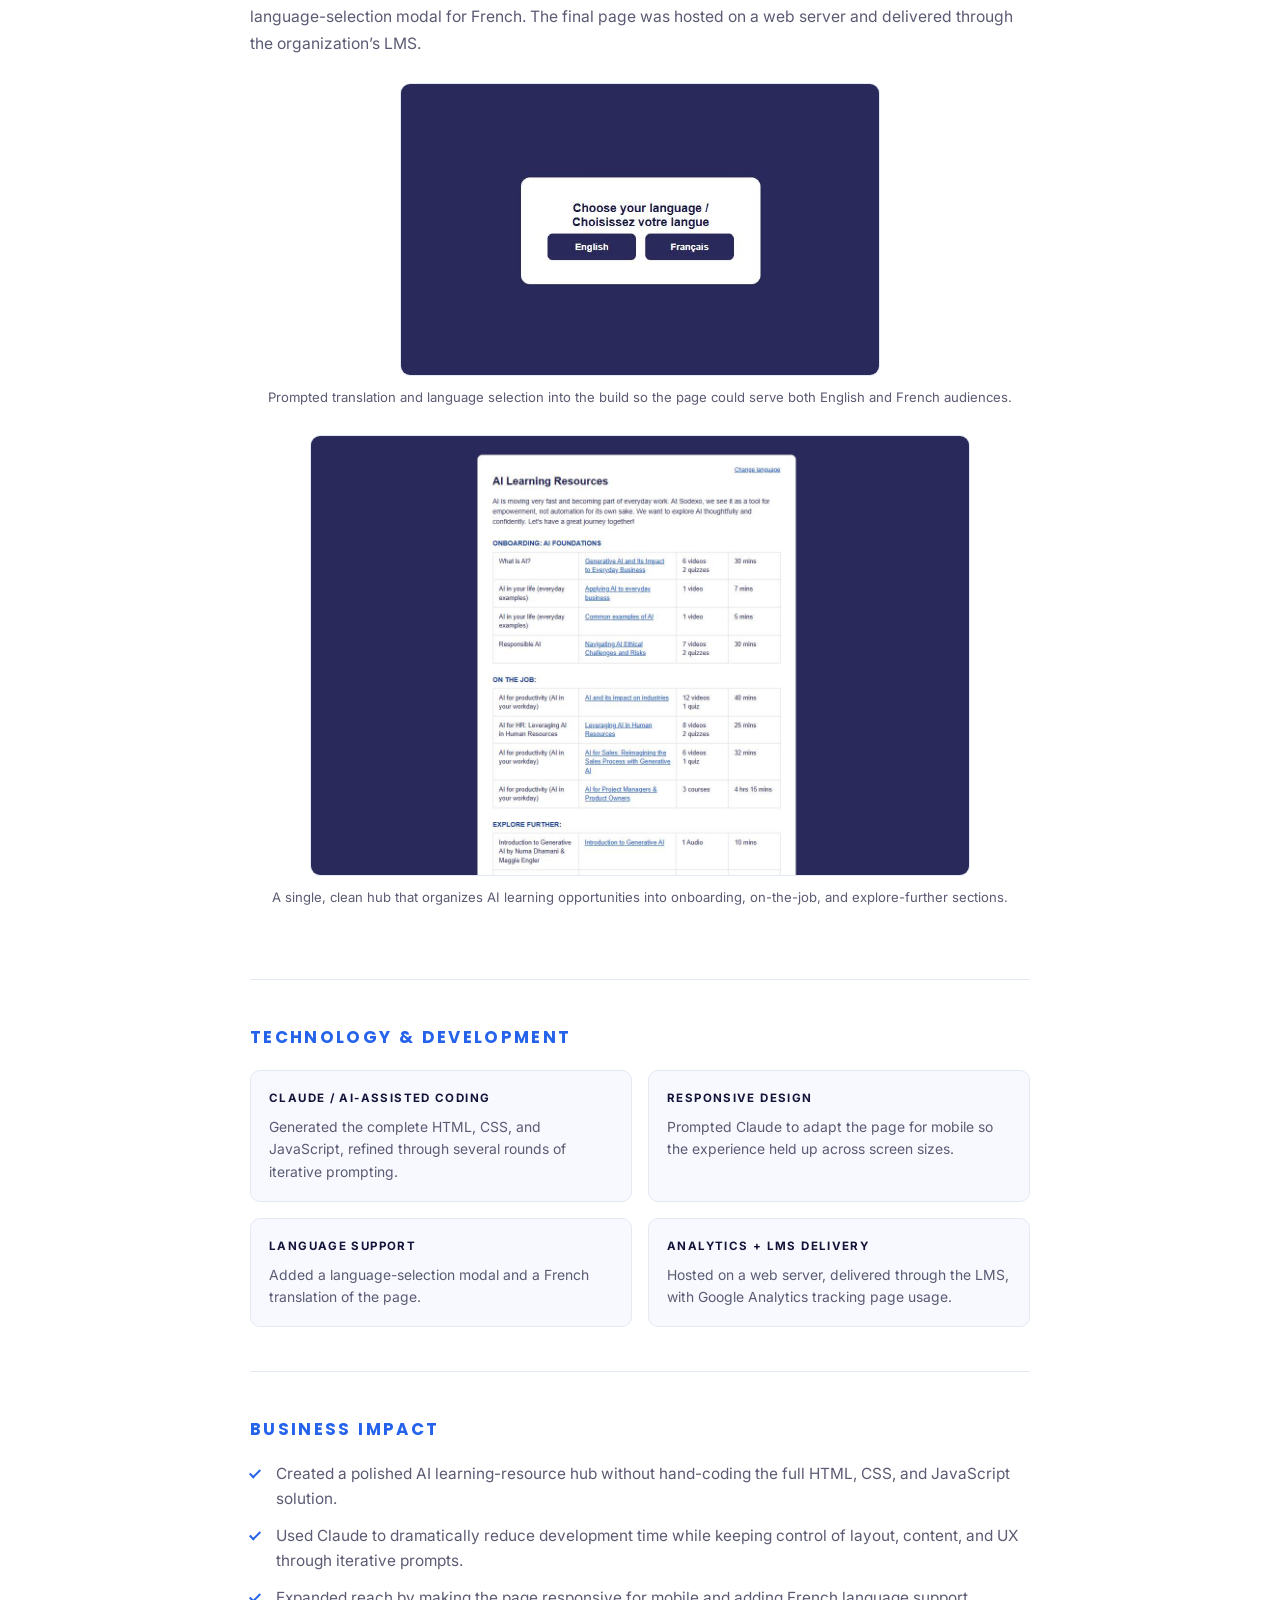
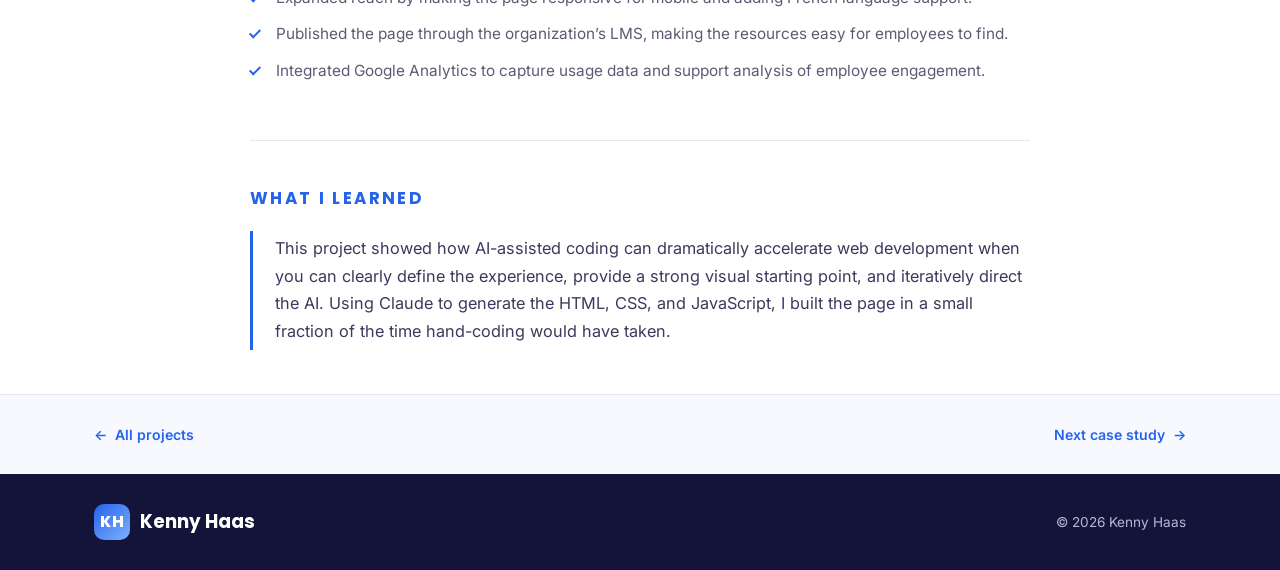
<file: work/ai-assisted-coding.html>
<!DOCTYPE html>
<html lang="en">
<head>
  <meta charset="UTF-8" />
  <meta name="viewport" content="width=device-width, initial-scale=1.0" />

  <!-- Google tag (gtag.js) -->
  <script async src="https://www.googletagmanager.com/gtag/js?id=G-B7SGGYEHKS"></script>
  <script>
    window.dataLayer = window.dataLayer || [];
    function gtag(){dataLayer.push(arguments);}
    gtag('js', new Date());
    gtag('config', 'G-B7SGGYEHKS');
  </script>
  <title>AI-Assisted Coding &mdash; Case Study &mdash; Kenny Haas</title>
  <meta name="description" content="Case study: building a polished, responsive, bilingual employee resource site through AI-assisted development with Claude &mdash; from a visual mockup to a page live in the LMS." />

  <link rel="canonical" href="https://www.klhaas.com/work/ai-assisted-coding.html" />

  <meta property="og:type" content="article" />
  <meta property="og:url" content="https://www.klhaas.com/work/ai-assisted-coding.html" />
  <meta property="og:title" content="AI-Assisted Coding &mdash; Case Study &mdash; Kenny Haas" />
  <meta property="og:description" content="Building a responsive, bilingual employee resource site through AI-assisted development with Claude." />
  <meta property="og:image" content="https://www.klhaas.com/assets/img/og-image.png" />
  <meta name="twitter:card" content="summary_large_image" />
  <meta name="twitter:title" content="AI-Assisted Coding &mdash; Case Study &mdash; Kenny Haas" />
  <meta name="twitter:description" content="Building a responsive, bilingual employee resource site through AI-assisted development with Claude." />
  <meta name="twitter:image" content="https://www.klhaas.com/assets/img/og-image.png" />

  <link rel="preconnect" href="https://fonts.googleapis.com" />
  <link rel="preconnect" href="https://fonts.gstatic.com" crossorigin />
  <link href="https://fonts.googleapis.com/css2?family=Inter:wght@400;500;600;700&family=Poppins:wght@600;700;800&display=swap" rel="stylesheet" />
  <link rel="stylesheet" href="../css/style.css" />
  <script>
    document.documentElement.classList.add("js");
    (function () {
      try {
        var t = localStorage.getItem("theme");
        if (t !== "light" && t !== "dark") {
          t = window.matchMedia("(prefers-color-scheme: dark)").matches ? "dark" : "light";
        }
        document.documentElement.setAttribute("data-theme", t);
      } catch (e) {}
    })();
  </script>
  
  <!-- Vercel Web Analytics -->
  <script defer src="https://cdn.vercel-insights.com/v1/script.js"></script>
  
  <link rel="icon" href="data:image/svg+xml,%3Csvg xmlns='http://www.w3.org/2000/svg' viewBox='0 0 32 32'%3E%3Crect width='32' height='32' rx='8' fill='%232563eb'/%3E%3Ctext x='16' y='22' font-family='Arial,sans-serif' font-size='16' font-weight='700' fill='white' text-anchor='middle'%3EKH%3C/text%3E%3C/svg%3E" />
</head>
<body>

  <header class="site-header" id="siteHeader">
    <div class="container header-inner">
      <a href="../index.html" class="logo">
        <span class="logo-badge">KH</span>
        <span class="logo-text">Kenny Haas</span>
      </a>

      <nav class="main-nav" id="mainNav">
        <a href="../index.html#about">About</a>
        <a href="../index.html#projects">Projects</a>
        <a href="../index.html#experience">Experience</a>
        <a href="../index.html#testimonials">Testimonials</a>
        <a href="../index.html#contact">Contact</a>
      </nav>

      <button type="button" class="theme-toggle" id="themeToggle" aria-label="Switch to dark mode">
        <svg class="tt-moon" viewBox="0 0 24 24" fill="none" stroke="currentColor" stroke-width="2" stroke-linecap="round" stroke-linejoin="round" aria-hidden="true"><path d="M21 12.79A9 9 0 1 1 11.21 3 7 7 0 0 0 21 12.79z"/></svg>
        <svg class="tt-sun" viewBox="0 0 24 24" fill="none" stroke="currentColor" stroke-width="2" stroke-linecap="round" stroke-linejoin="round" aria-hidden="true"><circle cx="12" cy="12" r="5"/><line x1="12" y1="1" x2="12" y2="3"/><line x1="12" y1="21" x2="12" y2="23"/><line x1="4.22" y1="4.22" x2="5.64" y2="5.64"/><line x1="1" y1="12" x2="3" y2="12"/><line x1="21" y1="12" x2="23" y2="12"/><line x1="4.22" y1="19.78" x2="5.64" y2="18.36"/><line x1="18.36" y1="5.64" x2="19.78" y2="4.22"/></svg>
      </button>

      <a href="https://www.linkedin.com/in/kenny-haas" class="header-social" target="_blank" rel="noopener" aria-label="Kenny Haas on LinkedIn">
        <svg viewBox="0 0 24 24" fill="currentColor" aria-hidden="true"><path d="M19 3a2 2 0 0 1 2 2v14a2 2 0 0 1-2 2H5a2 2 0 0 1-2-2V5a2 2 0 0 1 2-2h14zM8.34 17V10.4H6.16V17h2.18zM7.25 9.4a1.27 1.27 0 1 0 0-2.54 1.27 1.27 0 0 0 0 2.54zM18 17v-3.62c0-1.94-1.04-2.85-2.42-2.85a2.09 2.09 0 0 0-1.9 1.04V10.4h-2.17c.03.61 0 6.6 0 6.6h2.17v-3.69c0-.2.01-.39.07-.53.16-.39.51-.79 1.11-.79.79 0 1.1.6 1.1 1.47V17H18z"/></svg>
      </a>

      <a href="../index.html#contact" class="btn btn-primary header-cta">Let&rsquo;s Connect</a>

      <button class="nav-toggle" id="navToggle" aria-label="Toggle navigation" aria-expanded="false">
        <span></span><span></span><span></span>
      </button>
    </div>
  </header>

  <main class="cs-main">

    <section class="cs-hero">
      <div class="hero-bg" aria-hidden="true">
        <span class="dot-grid dot-grid-hero"></span>
        <svg class="hero-deco" viewBox="0 0 520 460" xmlns="http://www.w3.org/2000/svg" aria-hidden="true">
          <defs>
            <pattern id="csHeroDots" width="20" height="20" patternUnits="userSpaceOnUse">
              <circle class="hd-fill" cx="2" cy="2" r="2"></circle>
            </pattern>
          </defs>
          <rect x="250" y="0" width="270" height="150" fill="url(#csHeroDots)" opacity="0.18"></rect>
          <circle class="hd-ring" cx="360" cy="210" r="200" opacity="0.16"></circle>
          <circle class="hd-ring" cx="360" cy="210" r="140" opacity="0.28"></circle>
          <circle class="hd-fill" cx="360" cy="210" r="140" opacity="0.05"></circle>
          <circle class="hd-fill" cx="500" cy="120" r="12"></circle>
          <circle class="hd-dot-lt" cx="235" cy="330" r="7"></circle>
        </svg>
      </div>
      <div class="container">
        <a href="../index.html#projects" class="cs-back"><span aria-hidden="true">&larr;</span> Back to projects</a>
        <p class="cs-eyebrow">Case Study</p>
        <h1>AI-Assisted Coding: AI Learning Resources Web Page</h1>
        <p class="cs-lede">Building a polished, responsive, bilingual employee resource site through AI-assisted development with Claude &mdash; from a visual mockup to a page live in the LMS, in a fraction of the usual hand-coding time.</p>

        <dl class="cs-meta">
          <div>
            <dt>Role</dt>
            <dd>eLearning Developer / Learning Technologist / Learning Experience Developer</dd>
          </div>
          <div>
            <dt>Primary Tools</dt>
            <dd>Claude &middot; HTML &middot; CSS &middot; JavaScript &middot; Google Analytics</dd>
          </div>
          <div>
            <dt>Focus</dt>
            <dd>AI-Assisted Development &middot; Responsive Design &middot; French Localization &middot; Analytics</dd>
          </div>
        </dl>
      </div>
    </section>

    <div class="container">
      <div class="cs-body">

        <section class="cs-section cs-reveal">
          <h2>The Challenge</h2>
          <p>Employees needed a centralized, easy-to-use web page where they could quickly find AI learning resources. The aim was a polished experience that could be built quickly and distributed broadly through the organization&rsquo;s LMS.</p>
        </section>

        <section class="cs-section cs-reveal">
          <h2>My Approach</h2>
          <p>I developed the page entirely through AI-assisted coding, with Claude as the primary development partner. I started by giving Claude a visual mockup of the layout I wanted, along with the page content and links to the resources. I prompted Claude to create the initial HTML page; it generated the HTML, CSS, and JavaScript, and I made only minor edits. Several iterative prompts then refined the design and functionality.</p>
        </section>

        <section class="cs-section cs-reveal">
          <h2>Behind the Experience</h2>
          <div class="cs-flow" aria-hidden="true">
            <div class="cs-step">Visual<br>mockup</div>
            <div class="cs-step">Claude generates<br>HTML/CSS/JS</div>
            <div class="cs-step">Iterative<br>refinement</div>
            <div class="cs-step">Responsive<br>+ French</div>
            <div class="cs-step">Hosted in<br>the LMS</div>
          </div>
          <p>The page went from a static mockup to a responsive, bilingual site &mdash; generated by Claude, refined through prompting, hosted on a web server, delivered through the LMS, and tracked with Google Analytics.</p>
        </section>

        <section class="cs-section cs-reveal">
          <h2>Learner Experience</h2>
          <p>The page is a simple resource hub that gathers AI learning opportunities in one place. Employees browse the resources and follow links to the corresponding content, with an interface designed to be visually clear and easy to navigate. I also prompted Claude to make it responsive for mobile and to add the language-selection modal for French. The final page was hosted on a web server and delivered through the organization&rsquo;s LMS.</p>
          <figure class="cs-figure">
            <img class="cs-img cs-img--sm" src="../assets/case-studies/ai-assisted-coding/language-modal.jpg" alt="The language-selection modal offering English or French" loading="lazy" onerror="this.closest('.cs-figure').classList.add('cs-img-missing')" />
            <div class="cs-shot" aria-hidden="true">
              <svg viewBox="0 0 24 24" fill="none" stroke="currentColor" stroke-width="1.5" stroke-linecap="round" stroke-linejoin="round"><rect x="3" y="3" width="18" height="18" rx="2"/><circle cx="8.5" cy="8.5" r="1.5"/><path d="m21 15-4.5-4.5L5 21"/></svg>
              <span>Language-selection modal (English / Fran&ccedil;ais)</span>
              <small>Screenshot</small>
            </div>
            <figcaption>Prompted translation and language selection into the build so the page could serve both English and French audiences.</figcaption>
          </figure>
          <figure class="cs-figure">
            <img class="cs-img cs-img--md" src="../assets/case-studies/ai-assisted-coding/resource-page.jpg" alt="The AI Learning Resources page, a clean resource hub organizing AI learning links into sections" loading="lazy" onerror="this.closest('.cs-figure').classList.add('cs-img-missing')" />
            <div class="cs-shot" aria-hidden="true">
              <svg viewBox="0 0 24 24" fill="none" stroke="currentColor" stroke-width="1.5" stroke-linecap="round" stroke-linejoin="round"><rect x="3" y="3" width="18" height="18" rx="2"/><circle cx="8.5" cy="8.5" r="1.5"/><path d="m21 15-4.5-4.5L5 21"/></svg>
              <span>The AI Learning Resources page</span>
              <small>Screenshot</small>
            </div>
            <figcaption>A single, clean hub that organizes AI learning opportunities into onboarding, on-the-job, and explore-further sections.</figcaption>
          </figure>
        </section>

        <section class="cs-section cs-reveal">
          <h2>Technology &amp; Development</h2>
          <div class="cs-tech">
            <div>
              <h3>Claude / AI-Assisted Coding</h3>
              <p>Generated the complete HTML, CSS, and JavaScript, refined through several rounds of iterative prompting.</p>
            </div>
            <div>
              <h3>Responsive Design</h3>
              <p>Prompted Claude to adapt the page for mobile so the experience held up across screen sizes.</p>
            </div>
            <div>
              <h3>Language Support</h3>
              <p>Added a language-selection modal and a French translation of the page.</p>
            </div>
            <div>
              <h3>Analytics + LMS Delivery</h3>
              <p>Hosted on a web server, delivered through the LMS, with Google Analytics tracking page usage.</p>
            </div>
          </div>
        </section>

        <section class="cs-section cs-reveal">
          <h2>Business Impact</h2>
          <ul class="cs-impact">
            <li>Created a polished AI learning-resource hub without hand-coding the full HTML, CSS, and JavaScript solution.</li>
            <li>Used Claude to dramatically reduce development time while keeping control of layout, content, and UX through iterative prompts.</li>
            <li>Expanded reach by making the page responsive for mobile and adding French language support.</li>
            <li>Published the page through the organization&rsquo;s LMS, making the resources easy for employees to find.</li>
            <li>Integrated Google Analytics to capture usage data and support analysis of employee engagement.</li>
          </ul>
        </section>

        <section class="cs-section cs-reveal">
          <h2>What I Learned</h2>
          <blockquote class="cs-quote">
            <p>This project showed how AI-assisted coding can dramatically accelerate web development when you can clearly define the experience, provide a strong visual starting point, and iteratively direct the AI. Using Claude to generate the HTML, CSS, and JavaScript, I built the page in a small fraction of the time hand-coding would have taken.</p>
          </blockquote>
        </section>

      </div>
    </div>

    <nav class="cs-pager">
      <div class="container">
        <a href="../index.html#projects"><span aria-hidden="true">&larr;</span> All projects</a>
        <a href="xapi.html">Next case study <span aria-hidden="true">&rarr;</span></a>
      </div>
    </nav>

  </main>

  <footer class="site-footer">
    <div class="container footer-inner">
      <a href="../index.html" class="logo">
        <span class="logo-badge">KH</span>
        <span class="logo-text">Kenny Haas</span>
      </a>
      <p>&copy; <span id="year"></span> Kenny Haas</p>
    </div>
  </footer>

  <script src="../js/script.js"></script>
  <script>
    (function () {
      var els = document.querySelectorAll(".cs-reveal");
      if (!els.length) return;
      if (!("IntersectionObserver" in window)) {
        Array.prototype.forEach.call(els, function (el) { el.classList.add("is-visible"); });
        return;
      }
      var io = new IntersectionObserver(function (entries, obs) {
        entries.forEach(function (en) {
          if (en.isIntersecting) { en.target.classList.add("is-visible"); obs.unobserve(en.target); }
        });
      }, { threshold: 0.12 });
      Array.prototype.forEach.call(els, function (el) { io.observe(el); });
    })();
  </script>
</body>
</html>
</file>
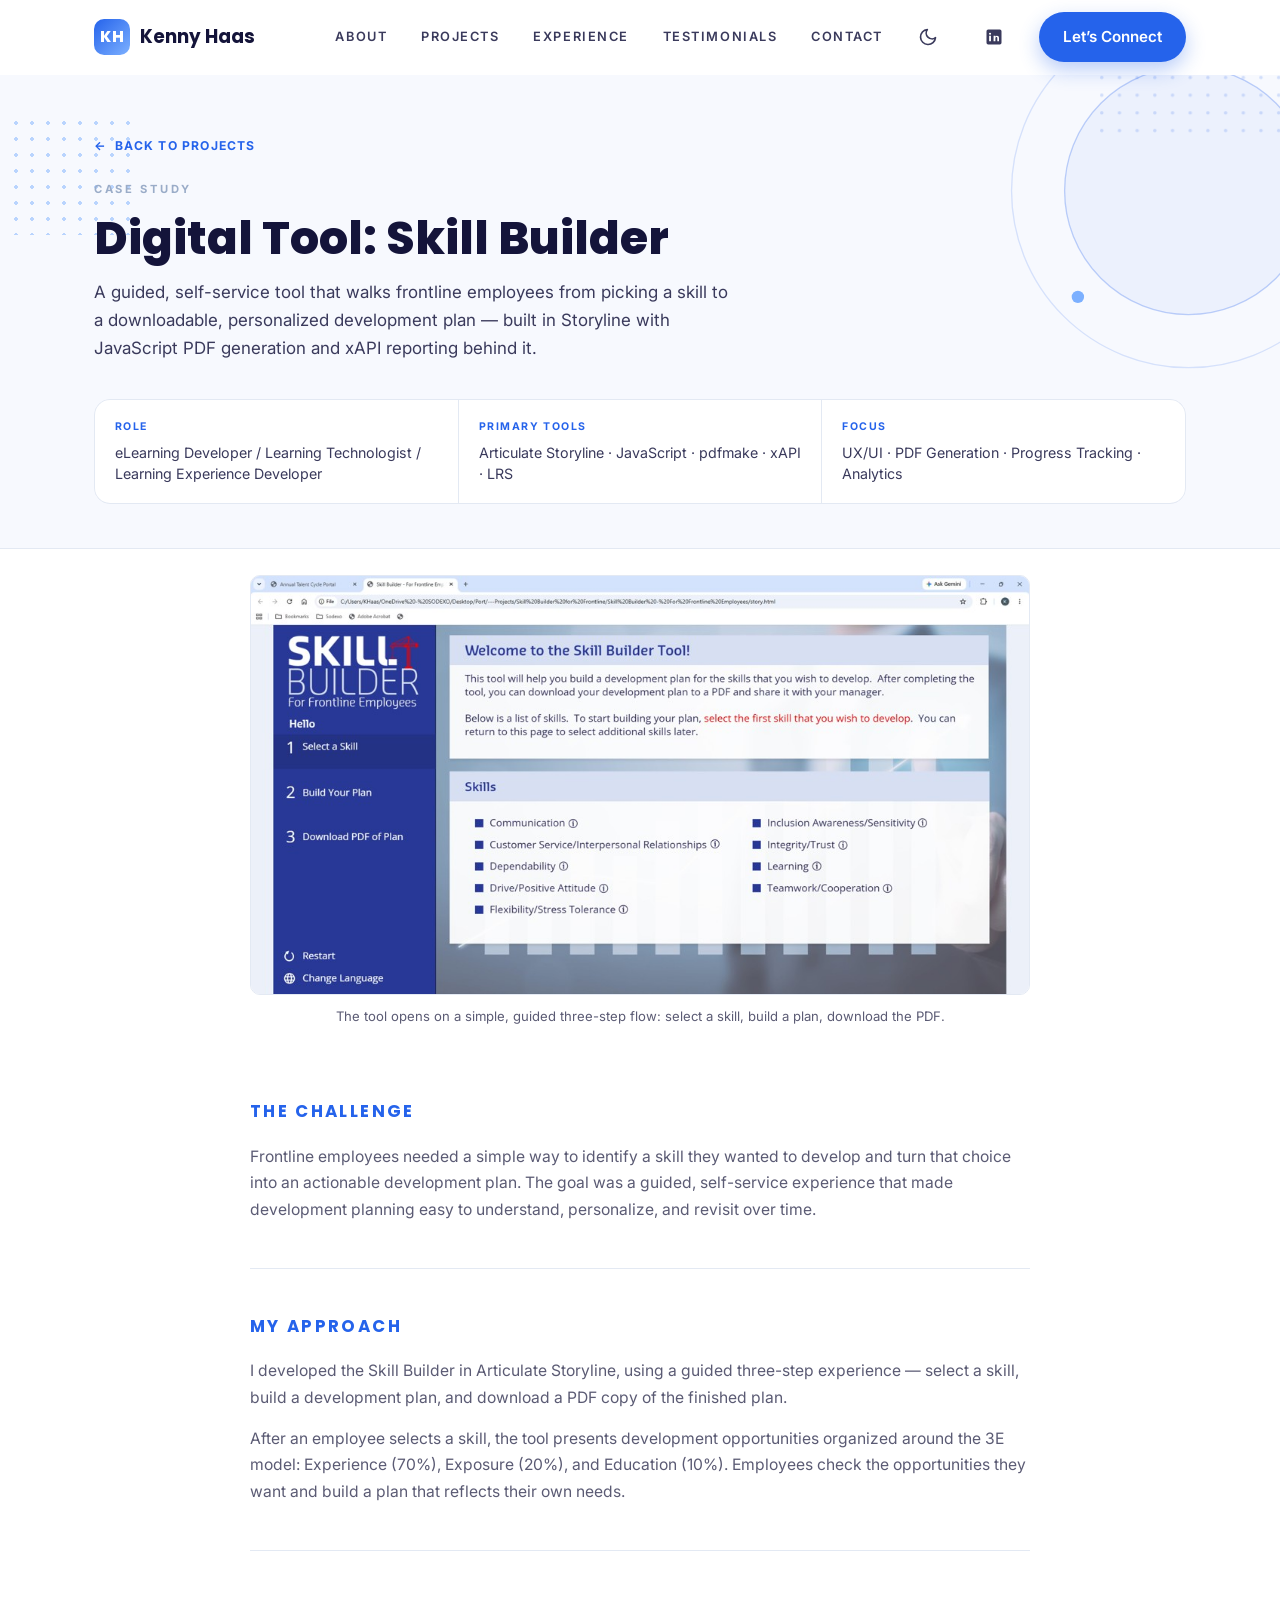
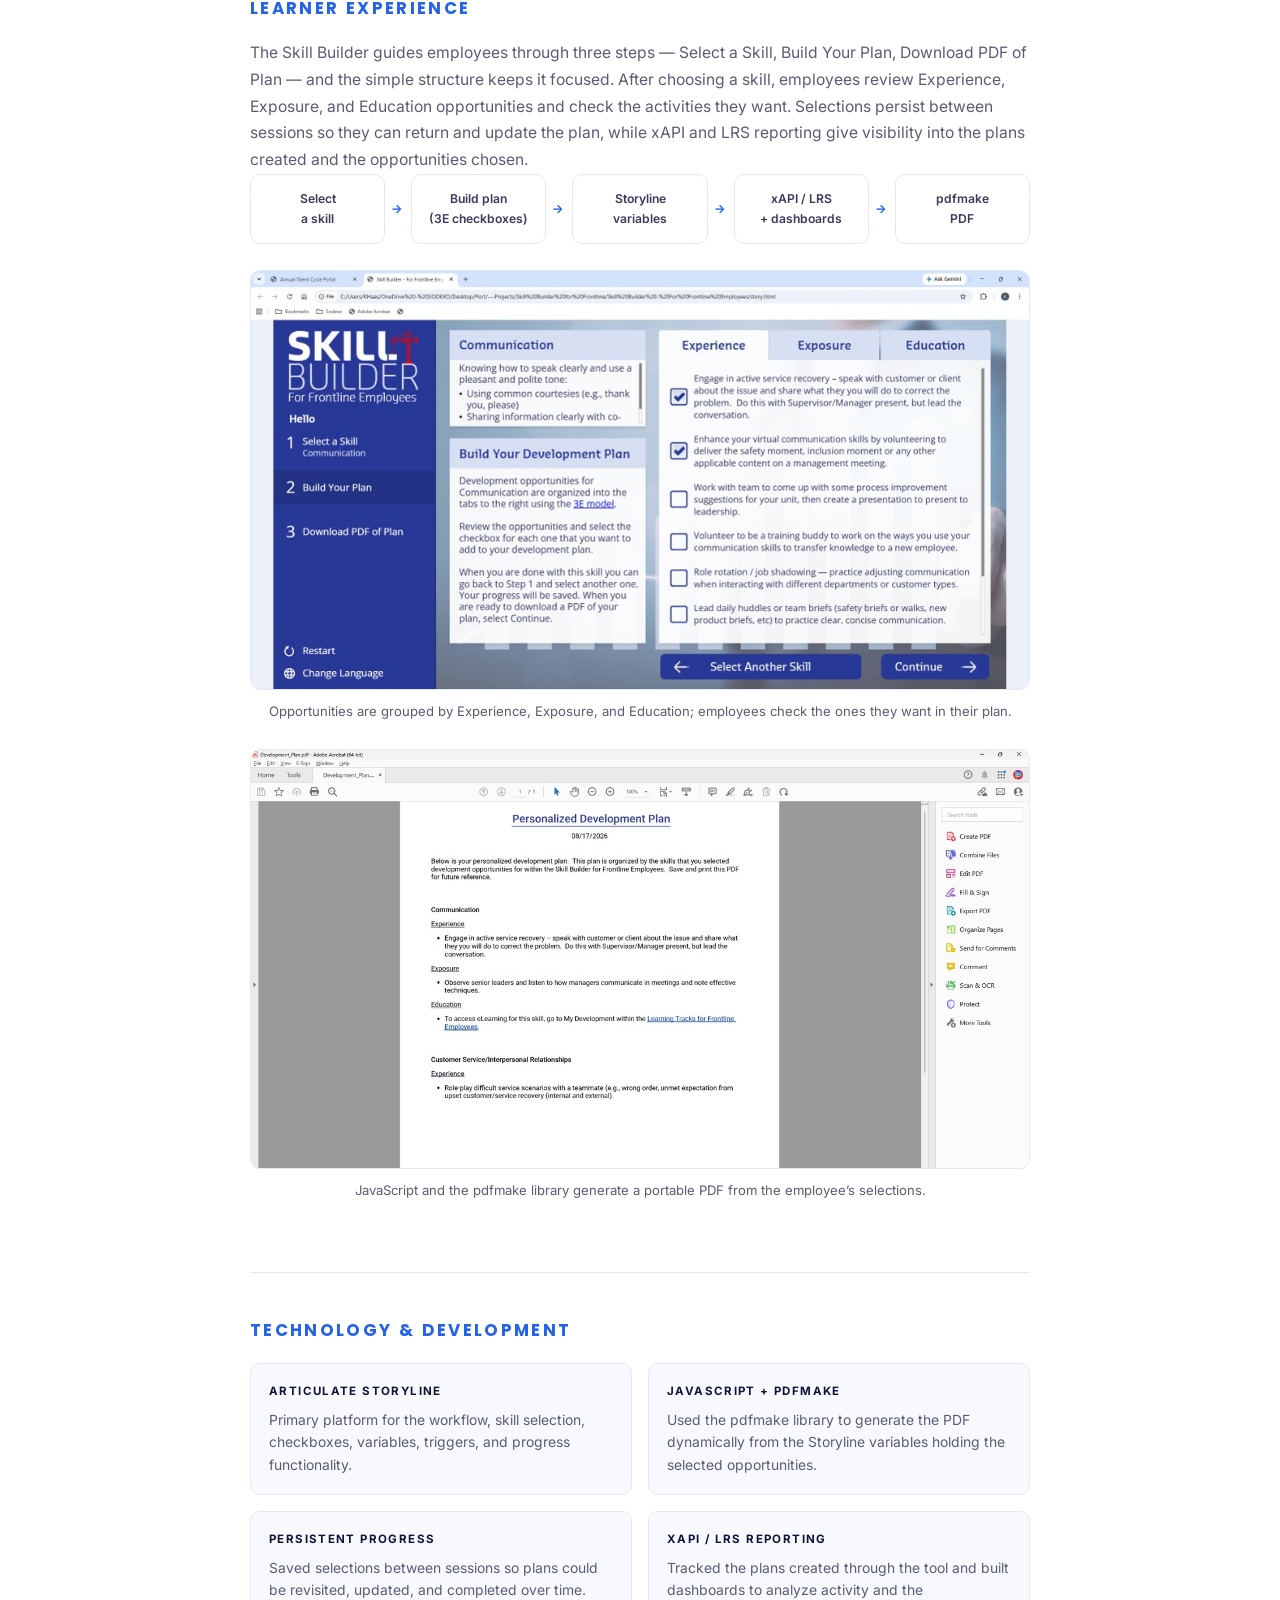
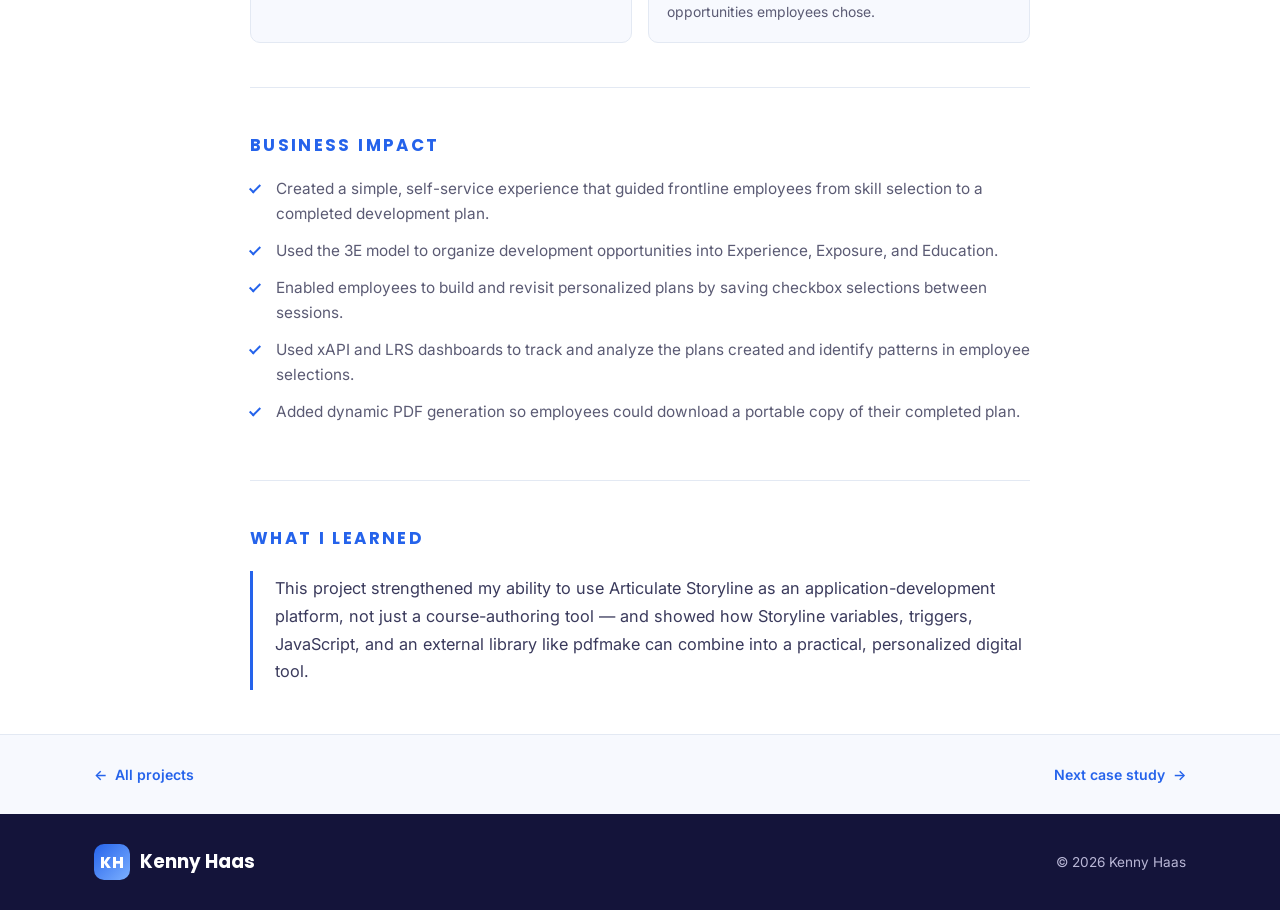
<file: work/digital-tool.html>
<!DOCTYPE html>
<html lang="en">
<head>
  <meta charset="UTF-8" />
  <meta name="viewport" content="width=device-width, initial-scale=1.0" />

  <!-- Google tag (gtag.js) -->
  <script async src="https://www.googletagmanager.com/gtag/js?id=G-B7SGGYEHKS"></script>
  <script>
    window.dataLayer = window.dataLayer || [];
    function gtag(){dataLayer.push(arguments);}
    gtag('js', new Date());
    gtag('config', 'G-B7SGGYEHKS');
  </script>
  <title>Digital Tool: Skill Builder &mdash; Case Study &mdash; Kenny Haas</title>
  <meta name="description" content="Case study: a guided, self-service tool that walks frontline employees from picking a skill to a downloadable, personalized development plan &mdash; built in Storyline with JavaScript PDF generation and xAPI reporting." />

  <link rel="canonical" href="https://www.klhaas.com/work/digital-tool.html" />

  <meta property="og:type" content="article" />
  <meta property="og:url" content="https://www.klhaas.com/work/digital-tool.html" />
  <meta property="og:title" content="Skill Builder Tool &mdash; Case Study &mdash; Kenny Haas" />
  <meta property="og:description" content="A guided, self-service tool that turns a skill choice into a downloadable, personalized development plan." />
  <meta property="og:image" content="https://www.klhaas.com/assets/img/og-image.png" />
  <meta name="twitter:card" content="summary_large_image" />
  <meta name="twitter:title" content="Skill Builder Tool &mdash; Case Study &mdash; Kenny Haas" />
  <meta name="twitter:description" content="A self-service tool that turns a skill choice into a personalized development plan." />
  <meta name="twitter:image" content="https://www.klhaas.com/assets/img/og-image.png" />

  <link rel="preconnect" href="https://fonts.googleapis.com" />
  <link rel="preconnect" href="https://fonts.gstatic.com" crossorigin />
  <link href="https://fonts.googleapis.com/css2?family=Inter:wght@400;500;600;700&family=Poppins:wght@600;700;800&display=swap" rel="stylesheet" />
  <link rel="stylesheet" href="../css/style.css" />
  <script>
    document.documentElement.classList.add("js");
    (function () {
      try {
        var t = localStorage.getItem("theme");
        if (t !== "light" && t !== "dark") {
          t = window.matchMedia("(prefers-color-scheme: dark)").matches ? "dark" : "light";
        }
        document.documentElement.setAttribute("data-theme", t);
      } catch (e) {}
    })();
  </script>
  
  <!-- Vercel Web Analytics -->
  <script defer src="https://cdn.vercel-insights.com/v1/script.js"></script>
  
  <link rel="icon" href="data:image/svg+xml,%3Csvg xmlns='http://www.w3.org/2000/svg' viewBox='0 0 32 32'%3E%3Crect width='32' height='32' rx='8' fill='%232563eb'/%3E%3Ctext x='16' y='22' font-family='Arial,sans-serif' font-size='16' font-weight='700' fill='white' text-anchor='middle'%3EKH%3C/text%3E%3C/svg%3E" />
</head>
<body>

  <header class="site-header" id="siteHeader">
    <div class="container header-inner">
      <a href="../index.html" class="logo">
        <span class="logo-badge">KH</span>
        <span class="logo-text">Kenny Haas</span>
      </a>

      <nav class="main-nav" id="mainNav">
        <a href="../index.html#about">About</a>
        <a href="../index.html#projects">Projects</a>
        <a href="../index.html#experience">Experience</a>
        <a href="../index.html#testimonials">Testimonials</a>
        <a href="../index.html#contact">Contact</a>
      </nav>

      <button type="button" class="theme-toggle" id="themeToggle" aria-label="Switch to dark mode">
        <svg class="tt-moon" viewBox="0 0 24 24" fill="none" stroke="currentColor" stroke-width="2" stroke-linecap="round" stroke-linejoin="round" aria-hidden="true"><path d="M21 12.79A9 9 0 1 1 11.21 3 7 7 0 0 0 21 12.79z"/></svg>
        <svg class="tt-sun" viewBox="0 0 24 24" fill="none" stroke="currentColor" stroke-width="2" stroke-linecap="round" stroke-linejoin="round" aria-hidden="true"><circle cx="12" cy="12" r="5"/><line x1="12" y1="1" x2="12" y2="3"/><line x1="12" y1="21" x2="12" y2="23"/><line x1="4.22" y1="4.22" x2="5.64" y2="5.64"/><line x1="18.36" y1="18.36" x2="19.78" y2="19.78"/><line x1="1" y1="12" x2="3" y2="12"/><line x1="21" y1="12" x2="23" y2="12"/><line x1="4.22" y1="19.78" x2="5.64" y2="18.36"/><line x1="18.36" y1="5.64" x2="19.78" y2="4.22"/></svg>
      </button>

      <a href="https://www.linkedin.com/in/kenny-haas" class="header-social" target="_blank" rel="noopener" aria-label="Kenny Haas on LinkedIn">
        <svg viewBox="0 0 24 24" fill="currentColor" aria-hidden="true"><path d="M19 3a2 2 0 0 1 2 2v14a2 2 0 0 1-2 2H5a2 2 0 0 1-2-2V5a2 2 0 0 1 2-2h14zM8.34 17V10.4H6.16V17h2.18zM7.25 9.4a1.27 1.27 0 1 0 0-2.54 1.27 1.27 0 0 0 0 2.54zM18 17v-3.62c0-1.94-1.04-2.85-2.42-2.85a2.09 2.09 0 0 0-1.9 1.04V10.4h-2.17c.03.61 0 6.6 0 6.6h2.17v-3.69c0-.2.01-.39.07-.53.16-.39.51-.79 1.11-.79.79 0 1.1.6 1.1 1.47V17H18z"/></svg>
      </a>

      <a href="../index.html#contact" class="btn btn-primary header-cta">Let&rsquo;s Connect</a>

      <button class="nav-toggle" id="navToggle" aria-label="Toggle navigation" aria-expanded="false">
        <span></span><span></span><span></span>
      </button>
    </div>
  </header>

  <main class="cs-main">

    <section class="cs-hero">
      <div class="hero-bg" aria-hidden="true">
        <span class="dot-grid dot-grid-hero"></span>
        <svg class="hero-deco" viewBox="0 0 520 460" xmlns="http://www.w3.org/2000/svg" aria-hidden="true">
          <defs>
            <pattern id="csHeroDots" width="20" height="20" patternUnits="userSpaceOnUse">
              <circle class="hd-fill" cx="2" cy="2" r="2"></circle>
            </pattern>
          </defs>
          <rect x="250" y="0" width="270" height="150" fill="url(#csHeroDots)" opacity="0.18"></rect>
          <circle class="hd-ring" cx="360" cy="210" r="200" opacity="0.16"></circle>
          <circle class="hd-ring" cx="360" cy="210" r="140" opacity="0.28"></circle>
          <circle class="hd-fill" cx="360" cy="210" r="140" opacity="0.05"></circle>
          <circle class="hd-fill" cx="500" cy="120" r="12"></circle>
          <circle class="hd-dot-lt" cx="235" cy="330" r="7"></circle>
        </svg>
      </div>
      <div class="container">
        <a href="../index.html#projects" class="cs-back"><span aria-hidden="true">&larr;</span> Back to projects</a>
        <p class="cs-eyebrow">Case Study</p>
        <h1>Digital Tool: Skill Builder</h1>
        <p class="cs-lede">A guided, self-service tool that walks frontline employees from picking a skill to a downloadable, personalized development plan &mdash; built in Storyline with JavaScript PDF generation and xAPI reporting behind it.</p>

        <dl class="cs-meta">
          <div>
            <dt>Role</dt>
            <dd>eLearning Developer / Learning Technologist / Learning Experience Developer</dd>
          </div>
          <div>
            <dt>Primary Tools</dt>
            <dd>Articulate Storyline &middot; JavaScript &middot; pdfmake &middot; xAPI &middot; LRS</dd>
          </div>
          <div>
            <dt>Focus</dt>
            <dd>UX/UI &middot; PDF Generation &middot; Progress Tracking &middot; Analytics</dd>
          </div>
        </dl>
      </div>
    </section>

    <div class="container">
      <div class="cs-body">

        <figure class="cs-figure cs-reveal">
          <img class="cs-img" src="../assets/case-studies/digital-tool/skill-select.jpg" alt="Step 1 of the Skill Builder: a welcome screen and a list of skills to choose from" loading="lazy" onerror="this.closest('.cs-figure').classList.add('cs-img-missing')" />
          <div class="cs-shot" aria-hidden="true">
            <svg viewBox="0 0 24 24" fill="none" stroke="currentColor" stroke-width="1.5" stroke-linecap="round" stroke-linejoin="round"><rect x="3" y="3" width="18" height="18" rx="2"/><circle cx="8.5" cy="8.5" r="1.5"/><path d="m21 15-4.5-4.5L5 21"/></svg>
            <span>Step 1 &mdash; Select a Skill</span>
            <small>Screenshot</small>
          </div>
          <figcaption>The tool opens on a simple, guided three-step flow: select a skill, build a plan, download the PDF.</figcaption>
        </figure>

        <section class="cs-section cs-reveal">
          <h2>The Challenge</h2>
          <p>Frontline employees needed a simple way to identify a skill they wanted to develop and turn that choice into an actionable development plan. The goal was a guided, self-service experience that made development planning easy to understand, personalize, and revisit over time.</p>
        </section>

        <section class="cs-section cs-reveal">
          <h2>My Approach</h2>
          <p>I developed the Skill Builder in Articulate Storyline, using a guided three-step experience &mdash; select a skill, build a development plan, and download a PDF copy of the finished plan.</p>
          <p>After an employee selects a skill, the tool presents development opportunities organized around the 3E model: Experience (70%), Exposure (20%), and Education (10%). Employees check the opportunities they want and build a plan that reflects their own needs.</p>
        </section>

        <section class="cs-section cs-reveal">
          <h2>Learner Experience</h2>
          <p>The Skill Builder guides employees through three steps &mdash; Select a Skill, Build Your Plan, Download PDF of Plan &mdash; and the simple structure keeps it focused. After choosing a skill, employees review Experience, Exposure, and Education opportunities and check the activities they want. Selections persist between sessions so they can return and update the plan, while xAPI and LRS reporting give visibility into the plans created and the opportunities chosen.</p>
          <div class="cs-flow" aria-hidden="true">
            <div class="cs-step">Select<br>a skill</div>
            <div class="cs-step">Build plan<br>(3E checkboxes)</div>
            <div class="cs-step">Storyline<br>variables</div>
            <div class="cs-step">xAPI / LRS<br>+ dashboards</div>
            <div class="cs-step">pdfmake<br>PDF</div>
          </div>
          <figure class="cs-figure">
            <img class="cs-img" src="../assets/case-studies/digital-tool/build-plan.jpg" alt="Step 2 of the Skill Builder: Experience, Exposure, and Education tabs with checkboxes for each opportunity" loading="lazy" onerror="this.closest('.cs-figure').classList.add('cs-img-missing')" />
            <div class="cs-shot" aria-hidden="true">
              <svg viewBox="0 0 24 24" fill="none" stroke="currentColor" stroke-width="1.5" stroke-linecap="round" stroke-linejoin="round"><rect x="3" y="3" width="18" height="18" rx="2"/><circle cx="8.5" cy="8.5" r="1.5"/><path d="m21 15-4.5-4.5L5 21"/></svg>
              <span>Step 2 &mdash; Build Your Plan (3E model)</span>
              <small>Screenshot</small>
            </div>
            <figcaption>Opportunities are grouped by Experience, Exposure, and Education; employees check the ones they want in their plan.</figcaption>
          </figure>
          <figure class="cs-figure">
            <img class="cs-img" src="../assets/case-studies/digital-tool/plan-pdf.jpg" alt="The generated Personalized Development Plan PDF, grouped by skill and 3E category" loading="lazy" onerror="this.closest('.cs-figure').classList.add('cs-img-missing')" />
            <div class="cs-shot" aria-hidden="true">
              <svg viewBox="0 0 24 24" fill="none" stroke="currentColor" stroke-width="1.5" stroke-linecap="round" stroke-linejoin="round"><rect x="3" y="3" width="18" height="18" rx="2"/><circle cx="8.5" cy="8.5" r="1.5"/><path d="m21 15-4.5-4.5L5 21"/></svg>
              <span>Step 3 &mdash; the downloadable plan</span>
              <small>Screenshot</small>
            </div>
            <figcaption>JavaScript and the pdfmake library generate a portable PDF from the employee&rsquo;s selections.</figcaption>
          </figure>
        </section>

        <section class="cs-section cs-reveal">
          <h2>Technology &amp; Development</h2>
          <div class="cs-tech">
            <div>
              <h3>Articulate Storyline</h3>
              <p>Primary platform for the workflow, skill selection, checkboxes, variables, triggers, and progress functionality.</p>
            </div>
            <div>
              <h3>JavaScript + pdfmake</h3>
              <p>Used the pdfmake library to generate the PDF dynamically from the Storyline variables holding the selected opportunities.</p>
            </div>
            <div>
              <h3>Persistent Progress</h3>
              <p>Saved selections between sessions so plans could be revisited, updated, and completed over time.</p>
            </div>
            <div>
              <h3>xAPI / LRS Reporting</h3>
              <p>Tracked the plans created through the tool and built dashboards to analyze activity and the opportunities employees chose.</p>
            </div>
          </div>
        </section>

        <section class="cs-section cs-reveal">
          <h2>Business Impact</h2>
          <ul class="cs-impact">
            <li>Created a simple, self-service experience that guided frontline employees from skill selection to a completed development plan.</li>
            <li>Used the 3E model to organize development opportunities into Experience, Exposure, and Education.</li>
            <li>Enabled employees to build and revisit personalized plans by saving checkbox selections between sessions.</li>
            <li>Used xAPI and LRS dashboards to track and analyze the plans created and identify patterns in employee selections.</li>
            <li>Added dynamic PDF generation so employees could download a portable copy of their completed plan.</li>
          </ul>
        </section>

        <section class="cs-section cs-reveal">
          <h2>What I Learned</h2>
          <blockquote class="cs-quote">
            <p>This project strengthened my ability to use Articulate Storyline as an application-development platform, not just a course-authoring tool &mdash; and showed how Storyline variables, triggers, JavaScript, and an external library like pdfmake can combine into a practical, personalized digital tool.</p>
          </blockquote>
        </section>

      </div>
    </div>

    <nav class="cs-pager">
      <div class="container">
        <a href="../index.html#projects"><span aria-hidden="true">&larr;</span> All projects</a>
        <a href="ai-assisted-coding.html">Next case study <span aria-hidden="true">&rarr;</span></a>
      </div>
    </nav>

  </main>

  <footer class="site-footer">
    <div class="container footer-inner">
      <a href="../index.html" class="logo">
        <span class="logo-badge">KH</span>
        <span class="logo-text">Kenny Haas</span>
      </a>
      <p>&copy; <span id="year"></span> Kenny Haas</p>
    </div>
  </footer>

  <script src="../js/script.js"></script>
  <script>
    (function () {
      var els = document.querySelectorAll(".cs-reveal");
      if (!els.length) return;
      if (!("IntersectionObserver" in window)) {
        Array.prototype.forEach.call(els, function (el) { el.classList.add("is-visible"); });
        return;
      }
      var io = new IntersectionObserver(function (entries, obs) {
        entries.forEach(function (en) {
          if (en.isIntersecting) { en.target.classList.add("is-visible"); obs.unobserve(en.target); }
        });
      }, { threshold: 0.12 });
      Array.prototype.forEach.call(els, function (el) { io.observe(el); });
    })();
  </script>
</body>
</html>
</file>
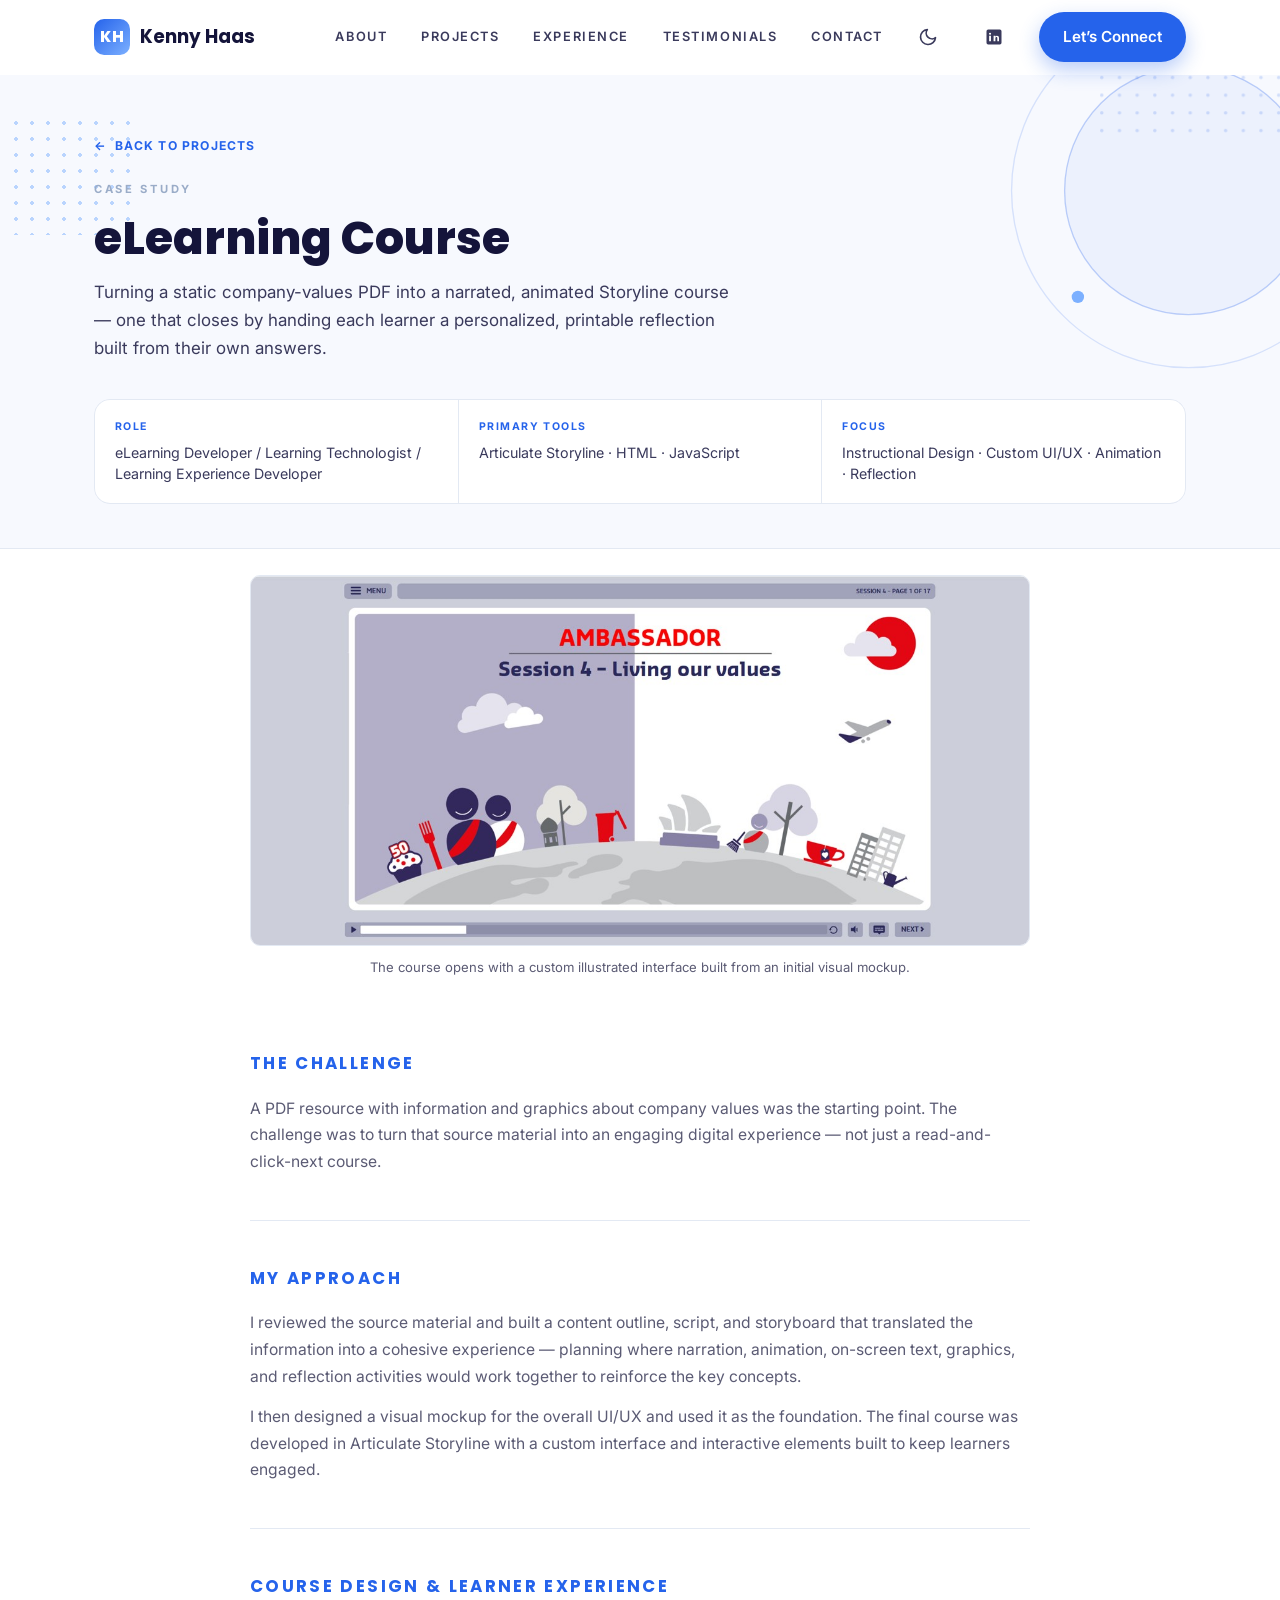
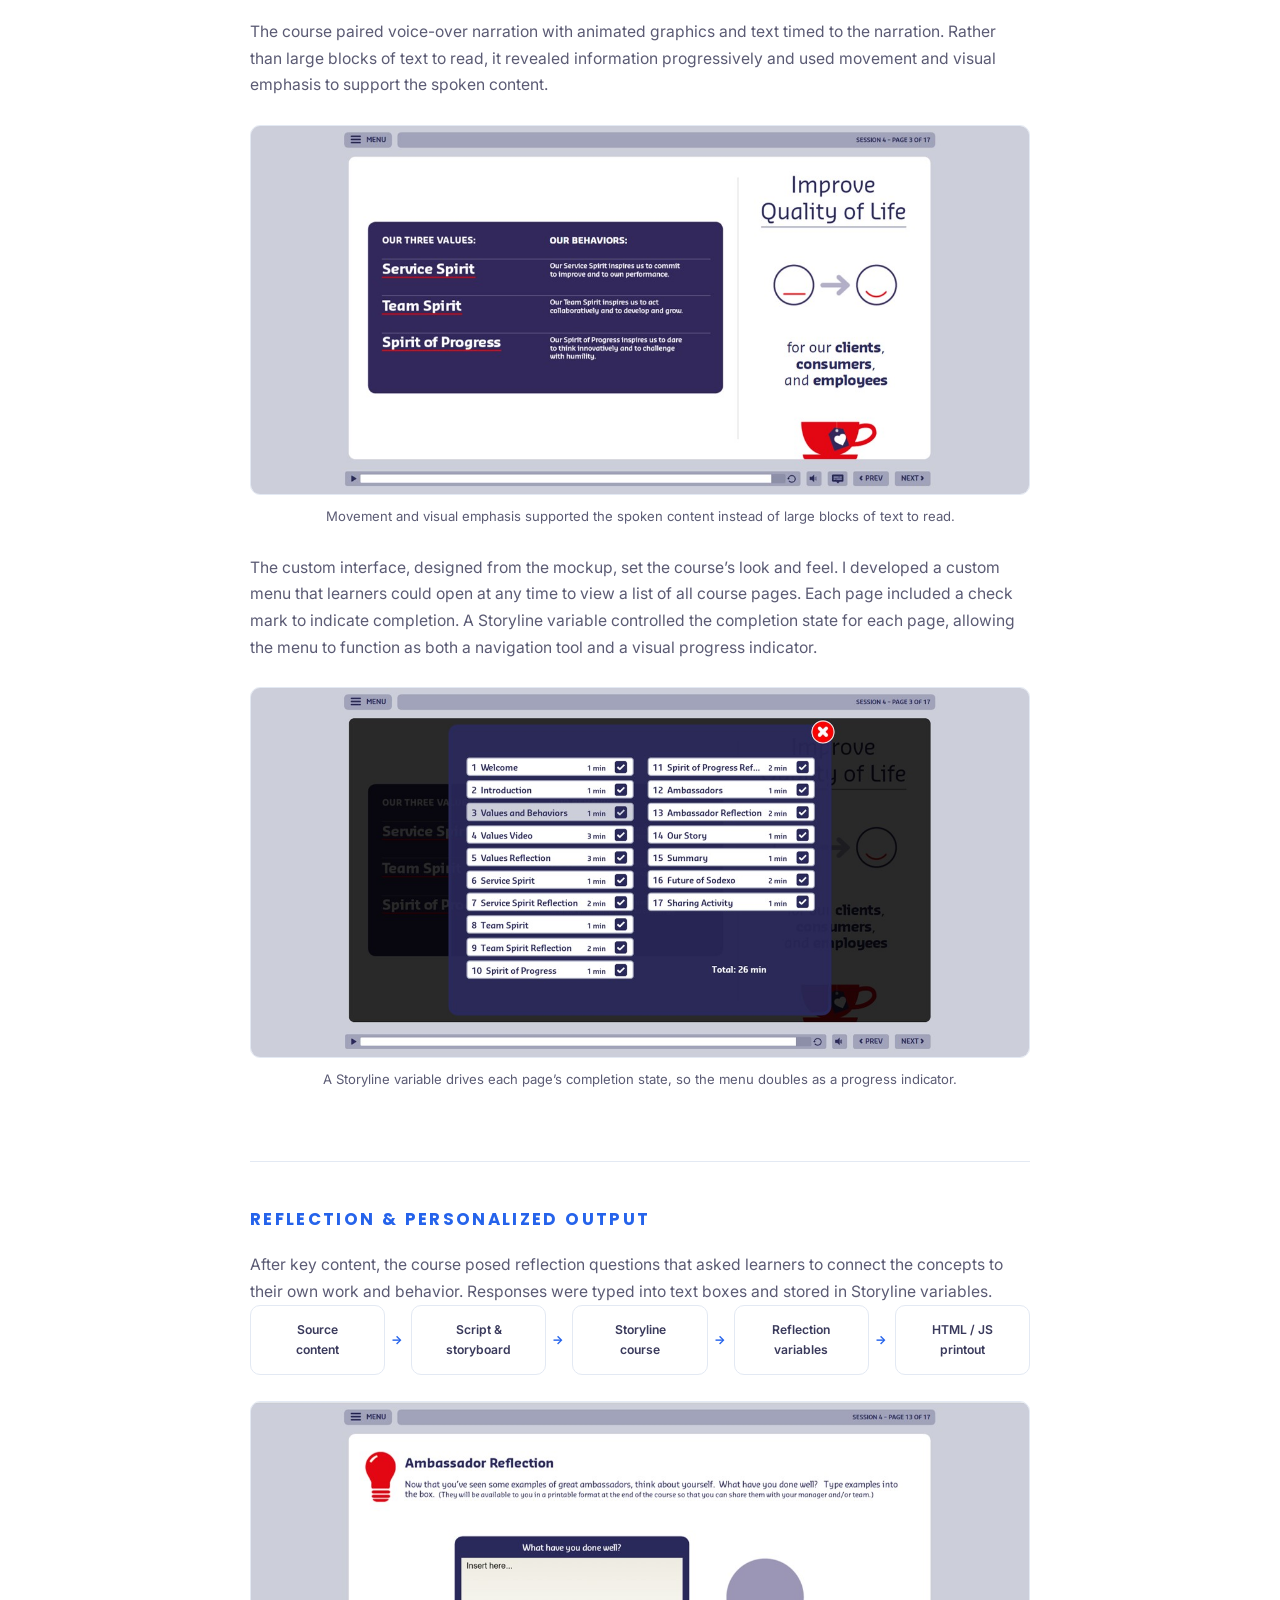
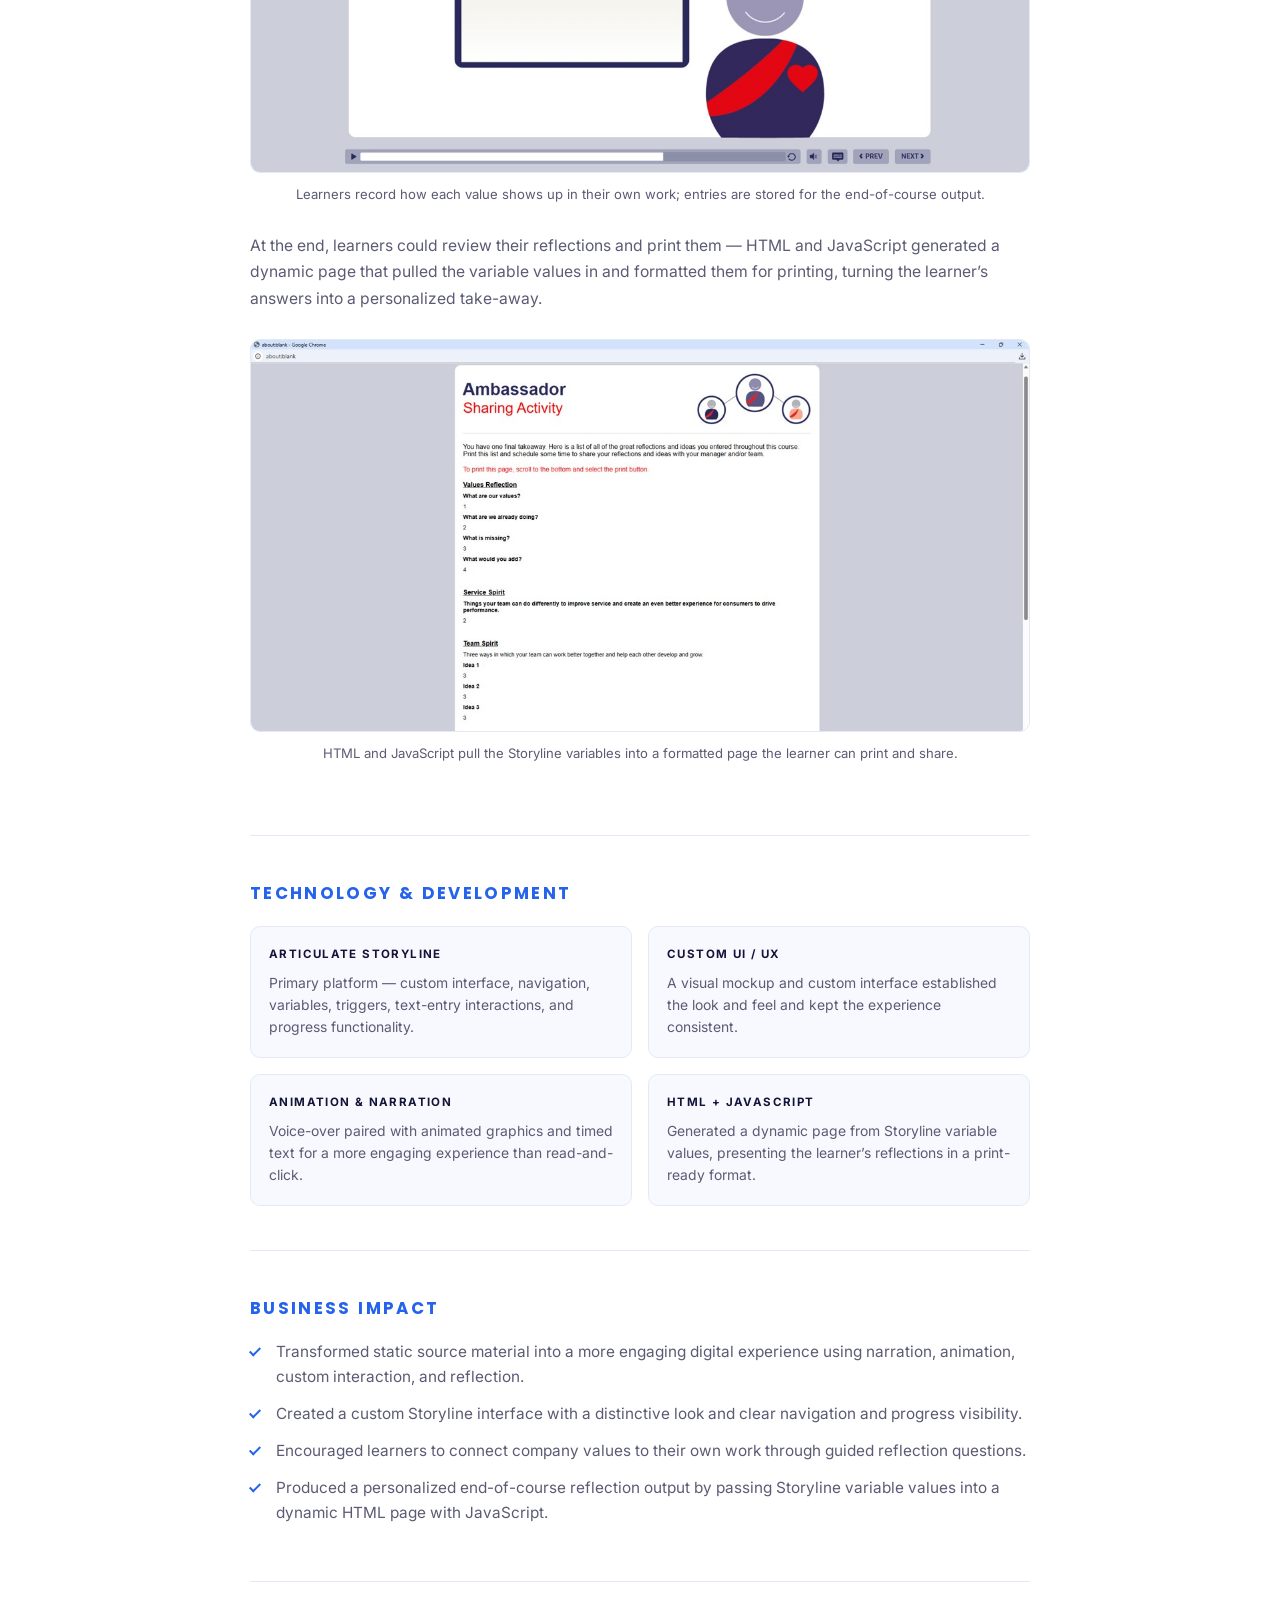
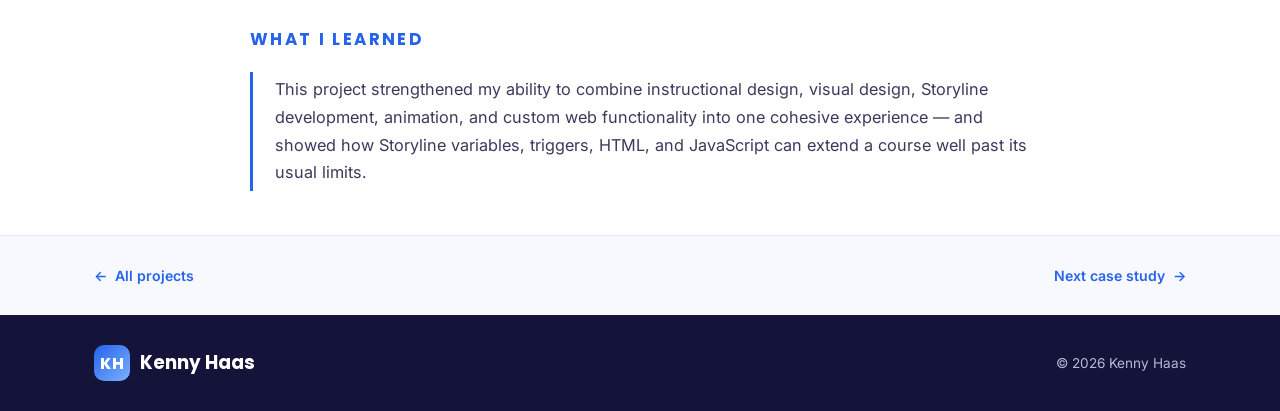
<file: work/elearning.html>
<!DOCTYPE html>
<html lang="en">
<head>
  <meta charset="UTF-8" />
  <meta name="viewport" content="width=device-width, initial-scale=1.0" />

  <!-- Google tag (gtag.js) -->
  <script async src="https://www.googletagmanager.com/gtag/js?id=G-B7SGGYEHKS"></script>
  <script>
    window.dataLayer = window.dataLayer || [];
    function gtag(){dataLayer.push(arguments);}
    gtag('js', new Date());
    gtag('config', 'G-B7SGGYEHKS');
  </script>
  <title>eLearning Course &mdash; Case Study &mdash; Kenny Haas</title>
  <meta name="description" content="Case study: turning a static company-values PDF into a narrated, animated Articulate Storyline course that ends with a personalized, printable reflection." />

  <link rel="canonical" href="https://www.klhaas.com/work/elearning.html" />

  <meta property="og:type" content="article" />
  <meta property="og:url" content="https://www.klhaas.com/work/elearning.html" />
  <meta property="og:title" content="eLearning Course &mdash; Case Study &mdash; Kenny Haas" />
  <meta property="og:description" content="Turning a static values PDF into a narrated, animated Storyline course with a personalized, printable reflection." />
  <meta property="og:image" content="https://www.klhaas.com/assets/img/og-image.png" />
  <meta name="twitter:card" content="summary_large_image" />
  <meta name="twitter:title" content="eLearning Course &mdash; Case Study &mdash; Kenny Haas" />
  <meta name="twitter:description" content="A narrated, animated Storyline course with a personalized, printable reflection." />
  <meta name="twitter:image" content="https://www.klhaas.com/assets/img/og-image.png" />

  <link rel="preconnect" href="https://fonts.googleapis.com" />
  <link rel="preconnect" href="https://fonts.gstatic.com" crossorigin />
  <link href="https://fonts.googleapis.com/css2?family=Inter:wght@400;500;600;700&family=Poppins:wght@600;700;800&display=swap" rel="stylesheet" />
  <link rel="stylesheet" href="../css/style.css" />
  <script>
    document.documentElement.classList.add("js");
    (function () {
      try {
        var t = localStorage.getItem("theme");
        if (t !== "light" && t !== "dark") {
          t = window.matchMedia("(prefers-color-scheme: dark)").matches ? "dark" : "light";
        }
        document.documentElement.setAttribute("data-theme", t);
      } catch (e) {}
    })();
  </script>
  
  <!-- Vercel Web Analytics -->
  <script defer src="https://cdn.vercel-insights.com/v1/script.js"></script>
  
  <link rel="icon" href="data:image/svg+xml,%3Csvg xmlns='http://www.w3.org/2000/svg' viewBox='0 0 32 32'%3E%3Crect width='32' height='32' rx='8' fill='%232563eb'/%3E%3Ctext x='16' y='22' font-family='Arial,sans-serif' font-size='16' font-weight='700' fill='white' text-anchor='middle'%3EKH%3C/text%3E%3C/svg%3E" />
</head>
<body>

  <header class="site-header" id="siteHeader">
    <div class="container header-inner">
      <a href="../index.html" class="logo">
        <span class="logo-badge">KH</span>
        <span class="logo-text">Kenny Haas</span>
      </a>

      <nav class="main-nav" id="mainNav">
        <a href="../index.html#about">About</a>
        <a href="../index.html#projects">Projects</a>
        <a href="../index.html#experience">Experience</a>
        <a href="../index.html#testimonials">Testimonials</a>
        <a href="../index.html#contact">Contact</a>
      </nav>

      <button type="button" class="theme-toggle" id="themeToggle" aria-label="Switch to dark mode">
        <svg class="tt-moon" viewBox="0 0 24 24" fill="none" stroke="currentColor" stroke-width="2" stroke-linecap="round" stroke-linejoin="round" aria-hidden="true"><path d="M21 12.79A9 9 0 1 1 11.21 3 7 7 0 0 0 21 12.79z"/></svg>
        <svg class="tt-sun" viewBox="0 0 24 24" fill="none" stroke="currentColor" stroke-width="2" stroke-linecap="round" stroke-linejoin="round" aria-hidden="true"><circle cx="12" cy="12" r="5"/><line x1="12" y1="1" x2="12" y2="3"/><line x1="12" y1="21" x2="12" y2="23"/><line x1="4.22" y1="4.22" x2="5.64" y2="5.64"/><line x1="1" y1="12" x2="3" y2="12"/><line x1="21" y1="12" x2="23" y2="12"/><line x1="4.22" y1="19.78" x2="5.64" y2="18.36"/><line x1="18.36" y1="5.64" x2="19.78" y2="4.22"/></svg>
      </button>

      <a href="https://www.linkedin.com/in/kenny-haas" class="header-social" target="_blank" rel="noopener" aria-label="Kenny Haas on LinkedIn">
        <svg viewBox="0 0 24 24" fill="currentColor" aria-hidden="true"><path d="M19 3a2 2 0 0 1 2 2v14a2 2 0 0 1-2 2H5a2 2 0 0 1-2-2V5a2 2 0 0 1 2-2h14zM8.34 17V10.4H6.16V17h2.18zM7.25 9.4a1.27 1.27 0 1 0 0-2.54 1.27 1.27 0 0 0 0 2.54zM18 17v-3.62c0-1.94-1.04-2.85-2.42-2.85a2.09 2.09 0 0 0-1.9 1.04V10.4h-2.17c.03.61 0 6.6 0 6.6h2.17v-3.69c0-.2.01-.39.07-.53.16-.39.51-.79 1.11-.79.79 0 1.1.6 1.1 1.47V17H18z"/></svg>
      </a>

      <a href="../index.html#contact" class="btn btn-primary header-cta">Let&rsquo;s Connect</a>

      <button class="nav-toggle" id="navToggle" aria-label="Toggle navigation" aria-expanded="false">
        <span></span><span></span><span></span>
      </button>
    </div>
  </header>

  <main class="cs-main">

    <section class="cs-hero">
      <div class="hero-bg" aria-hidden="true">
        <span class="dot-grid dot-grid-hero"></span>
        <svg class="hero-deco" viewBox="0 0 520 460" xmlns="http://www.w3.org/2000/svg" aria-hidden="true">
          <defs>
            <pattern id="csHeroDots" width="20" height="20" patternUnits="userSpaceOnUse">
              <circle class="hd-fill" cx="2" cy="2" r="2"></circle>
            </pattern>
          </defs>
          <rect x="250" y="0" width="270" height="150" fill="url(#csHeroDots)" opacity="0.18"></rect>
          <circle class="hd-ring" cx="360" cy="210" r="200" opacity="0.16"></circle>
          <circle class="hd-ring" cx="360" cy="210" r="140" opacity="0.28"></circle>
          <circle class="hd-fill" cx="360" cy="210" r="140" opacity="0.05"></circle>
          <circle class="hd-fill" cx="500" cy="120" r="12"></circle>
          <circle class="hd-dot-lt" cx="235" cy="330" r="7"></circle>
        </svg>
      </div>
      <div class="container">
        <a href="../index.html#projects" class="cs-back"><span aria-hidden="true">&larr;</span> Back to projects</a>
        <p class="cs-eyebrow">Case Study</p>
        <h1>eLearning Course</h1>
        <p class="cs-lede">Turning a static company-values PDF into a narrated, animated Storyline course &mdash; one that closes by handing each learner a personalized, printable reflection built from their own answers.</p>

        <dl class="cs-meta">
          <div>
            <dt>Role</dt>
            <dd>eLearning Developer / Learning Technologist / Learning Experience Developer</dd>
          </div>
          <div>
            <dt>Primary Tools</dt>
            <dd>Articulate Storyline &middot; HTML &middot; JavaScript</dd>
          </div>
          <div>
            <dt>Focus</dt>
            <dd>Instructional Design &middot; Custom UI/UX &middot; Animation &middot; Reflection</dd>
          </div>
        </dl>
      </div>
    </section>

    <div class="container">
      <div class="cs-body">

        <figure class="cs-figure cs-reveal">
          <img class="cs-img" src="../assets/case-studies/elearning/course-intro.jpg" alt="The course title screen for Ambassador, Session 4, Living our values, with a custom illustrated interface" loading="lazy" onerror="this.closest('.cs-figure').classList.add('cs-img-missing')" />
          <div class="cs-shot" aria-hidden="true">
            <svg viewBox="0 0 24 24" fill="none" stroke="currentColor" stroke-width="1.5" stroke-linecap="round" stroke-linejoin="round"><rect x="3" y="3" width="18" height="18" rx="2"/><circle cx="8.5" cy="8.5" r="1.5"/><path d="m21 15-4.5-4.5L5 21"/></svg>
            <span>Course title screen &amp; custom interface</span>
            <small>Screenshot</small>
          </div>
          <figcaption>The course opens with a custom illustrated interface built from an initial visual mockup.</figcaption>
        </figure>

        <section class="cs-section cs-reveal">
          <h2>The Challenge</h2>
          <p>A PDF resource with information and graphics about company values was the starting point. The challenge was to turn that source material into an engaging digital experience &mdash; not just a read-and-click-next course.</p>
        </section>

        <section class="cs-section cs-reveal">
          <h2>My Approach</h2>
          <p>I reviewed the source material and built a content outline, script, and storyboard that translated the information into a cohesive experience &mdash; planning where narration, animation, on-screen text, graphics, and reflection activities would work together to reinforce the key concepts.</p>
          <p>I then designed a visual mockup for the overall UI/UX and used it as the foundation. The final course was developed in Articulate Storyline with a custom interface and interactive elements built to keep learners engaged.</p>
        </section>

        <section class="cs-section cs-reveal">
          <h2>Course Design &amp; Learner Experience</h2>
          <p>The course paired voice-over narration with animated graphics and text timed to the narration. Rather than large blocks of text to read, it revealed information progressively and used movement and visual emphasis to support the spoken content.</p>
          <figure class="cs-figure">
            <img class="cs-img" src="../assets/case-studies/elearning/animated-graphics.jpg" alt="An animated graphic from the course, timed to the voice-over narration" loading="lazy" onerror="this.closest('.cs-figure').classList.add('cs-img-missing')" />
            <div class="cs-shot" aria-hidden="true">
              <svg viewBox="0 0 24 24" fill="none" stroke="currentColor" stroke-width="1.5" stroke-linecap="round" stroke-linejoin="round"><rect x="3" y="3" width="18" height="18" rx="2"/><circle cx="8.5" cy="8.5" r="1.5"/><path d="m21 15-4.5-4.5L5 21"/></svg>
              <span>Animated graphics timed to the narration</span>
              <small>Screenshot</small>
            </div>
            <figcaption>Movement and visual emphasis supported the spoken content instead of large blocks of text to read.</figcaption>
          </figure>

          <p>The custom interface, designed from the mockup, set the course&rsquo;s look and feel.  I developed a custom menu that learners could open at any time to view a list of all course pages. Each page included a check mark to indicate completion. A Storyline variable controlled the completion state for each page, allowing the menu to function as both a navigation tool and a visual progress indicator.</p>
          <figure class="cs-figure">
            <img class="cs-img" src="../assets/case-studies/elearning/custom-menu.jpg" alt="The custom course menu listing every page with a completion checkmark" loading="lazy" onerror="this.closest('.cs-figure').classList.add('cs-img-missing')" />
            <div class="cs-shot" aria-hidden="true">
              <svg viewBox="0 0 24 24" fill="none" stroke="currentColor" stroke-width="1.5" stroke-linecap="round" stroke-linejoin="round"><rect x="3" y="3" width="18" height="18" rx="2"/><circle cx="8.5" cy="8.5" r="1.5"/><path d="m21 15-4.5-4.5L5 21"/></svg>
              <span>Custom menu with completion checkmarks</span>
              <small>Screenshot</small>
            </div>
            <figcaption>A Storyline variable drives each page&rsquo;s completion state, so the menu doubles as a progress indicator.</figcaption>
          </figure>
        </section>

        <section class="cs-section cs-reveal">
          <h2>Reflection &amp; Personalized Output</h2>
          <p>After key content, the course posed reflection questions that asked learners to connect the concepts to their own work and behavior. Responses were typed into text boxes and stored in Storyline variables.</p>
          <div class="cs-flow" aria-hidden="true">
            <div class="cs-step">Source<br>content</div>
            <div class="cs-step">Script &amp;<br>storyboard</div>
            <div class="cs-step">Storyline<br>course</div>
            <div class="cs-step">Reflection<br>variables</div>
            <div class="cs-step">HTML / JS<br>printout</div>
          </div>
          <figure class="cs-figure">
            <img class="cs-img" src="../assets/case-studies/elearning/reflection-prompt.jpg" alt="A reflection screen where the learner types how a concept applies to their own work" loading="lazy" onerror="this.closest('.cs-figure').classList.add('cs-img-missing')" />
            <div class="cs-shot" aria-hidden="true">
              <svg viewBox="0 0 24 24" fill="none" stroke="currentColor" stroke-width="1.5" stroke-linecap="round" stroke-linejoin="round"><rect x="3" y="3" width="18" height="18" rx="2"/><circle cx="8.5" cy="8.5" r="1.5"/><path d="m21 15-4.5-4.5L5 21"/></svg>
              <span>A reflection text-entry screen</span>
              <small>Screenshot</small>
            </div>
            <figcaption>Learners record how each value shows up in their own work; entries are stored for the end-of-course output.</figcaption>
          </figure>

          <p>At the end, learners could review their reflections and print them &mdash; HTML and JavaScript generated a dynamic page that pulled the variable values in and formatted them for printing, turning the learner&rsquo;s answers into a personalized take-away.</p>
          <figure class="cs-figure">
            <img class="cs-img" src="../assets/case-studies/elearning/printable-output.jpg" alt="The generated personalized reflection page, formatted for printing" loading="lazy" onerror="this.closest('.cs-figure').classList.add('cs-img-missing')" />
            <div class="cs-shot" aria-hidden="true">
              <svg viewBox="0 0 24 24" fill="none" stroke="currentColor" stroke-width="1.5" stroke-linecap="round" stroke-linejoin="round"><rect x="3" y="3" width="18" height="18" rx="2"/><circle cx="8.5" cy="8.5" r="1.5"/><path d="m21 15-4.5-4.5L5 21"/></svg>
              <span>Personalized, print-ready reflection</span>
              <small>Screenshot</small>
            </div>
            <figcaption>HTML and JavaScript pull the Storyline variables into a formatted page the learner can print and share.</figcaption>
          </figure>
        </section>

        <section class="cs-section cs-reveal">
          <h2>Technology &amp; Development</h2>
          <div class="cs-tech">
            <div>
              <h3>Articulate Storyline</h3>
              <p>Primary platform &mdash; custom interface, navigation, variables, triggers, text-entry interactions, and progress functionality.</p>
            </div>
            <div>
              <h3>Custom UI / UX</h3>
              <p>A visual mockup and custom interface established the look and feel and kept the experience consistent.</p>
            </div>
            <div>
              <h3>Animation &amp; Narration</h3>
              <p>Voice-over paired with animated graphics and timed text for a more engaging experience than read-and-click.</p>
            </div>
            <div>
              <h3>HTML + JavaScript</h3>
              <p>Generated a dynamic page from Storyline variable values, presenting the learner&rsquo;s reflections in a print-ready format.</p>
            </div>
          </div>
        </section>

        <section class="cs-section cs-reveal">
          <h2>Business Impact</h2>
          <ul class="cs-impact">
            <li>Transformed static source material into a more engaging digital experience using narration, animation, custom interaction, and reflection.</li>
            <li>Created a custom Storyline interface with a distinctive look and clear navigation and progress visibility.</li>
            <li>Encouraged learners to connect company values to their own work through guided reflection questions.</li>
            <li>Produced a personalized end-of-course reflection output by passing Storyline variable values into a dynamic HTML page with JavaScript.</li>
          </ul>
        </section>

        <section class="cs-section cs-reveal">
          <h2>What I Learned</h2>
          <blockquote class="cs-quote">
            <p>This project strengthened my ability to combine instructional design, visual design, Storyline development, animation, and custom web functionality into one cohesive experience &mdash; and showed how Storyline variables, triggers, HTML, and JavaScript can extend a course well past its usual limits.</p>
          </blockquote>
        </section>

      </div>
    </div>

    <nav class="cs-pager">
      <div class="container">
        <a href="../index.html#projects"><span aria-hidden="true">&larr;</span> All projects</a>
        <a href="digital-tool.html">Next case study <span aria-hidden="true">&rarr;</span></a>
      </div>
    </nav>

  </main>

  <footer class="site-footer">
    <div class="container footer-inner">
      <a href="../index.html" class="logo">
        <span class="logo-badge">KH</span>
        <span class="logo-text">Kenny Haas</span>
      </a>
      <p>&copy; <span id="year"></span> Kenny Haas</p>
    </div>
  </footer>

  <script src="../js/script.js"></script>
  <script>
    (function () {
      var els = document.querySelectorAll(".cs-reveal");
      if (!els.length) return;
      if (!("IntersectionObserver" in window)) {
        Array.prototype.forEach.call(els, function (el) { el.classList.add("is-visible"); });
        return;
      }
      var io = new IntersectionObserver(function (entries, obs) {
        entries.forEach(function (en) {
          if (en.isIntersecting) { en.target.classList.add("is-visible"); obs.unobserve(en.target); }
        });
      }, { threshold: 0.12 });
      Array.prototype.forEach.call(els, function (el) { io.observe(el); });
    })();
  </script>
</body>
</html>
</file>
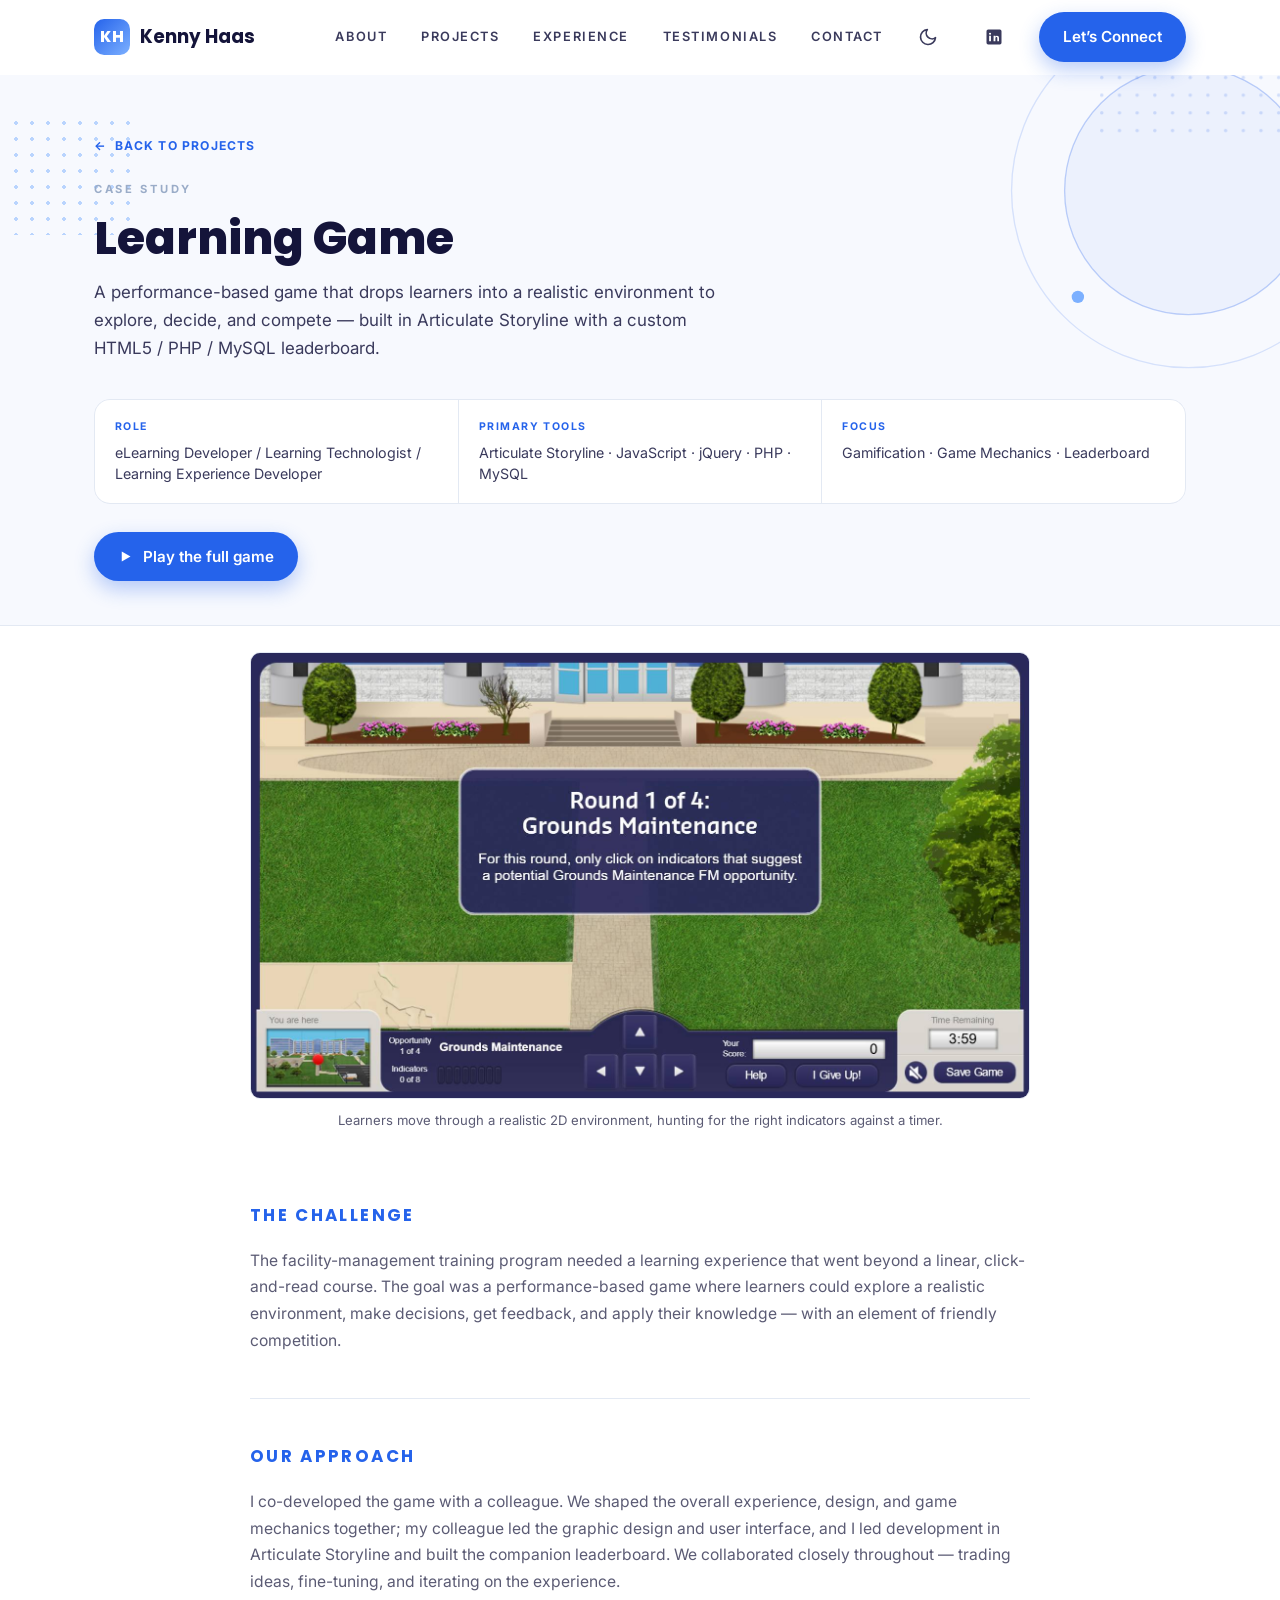
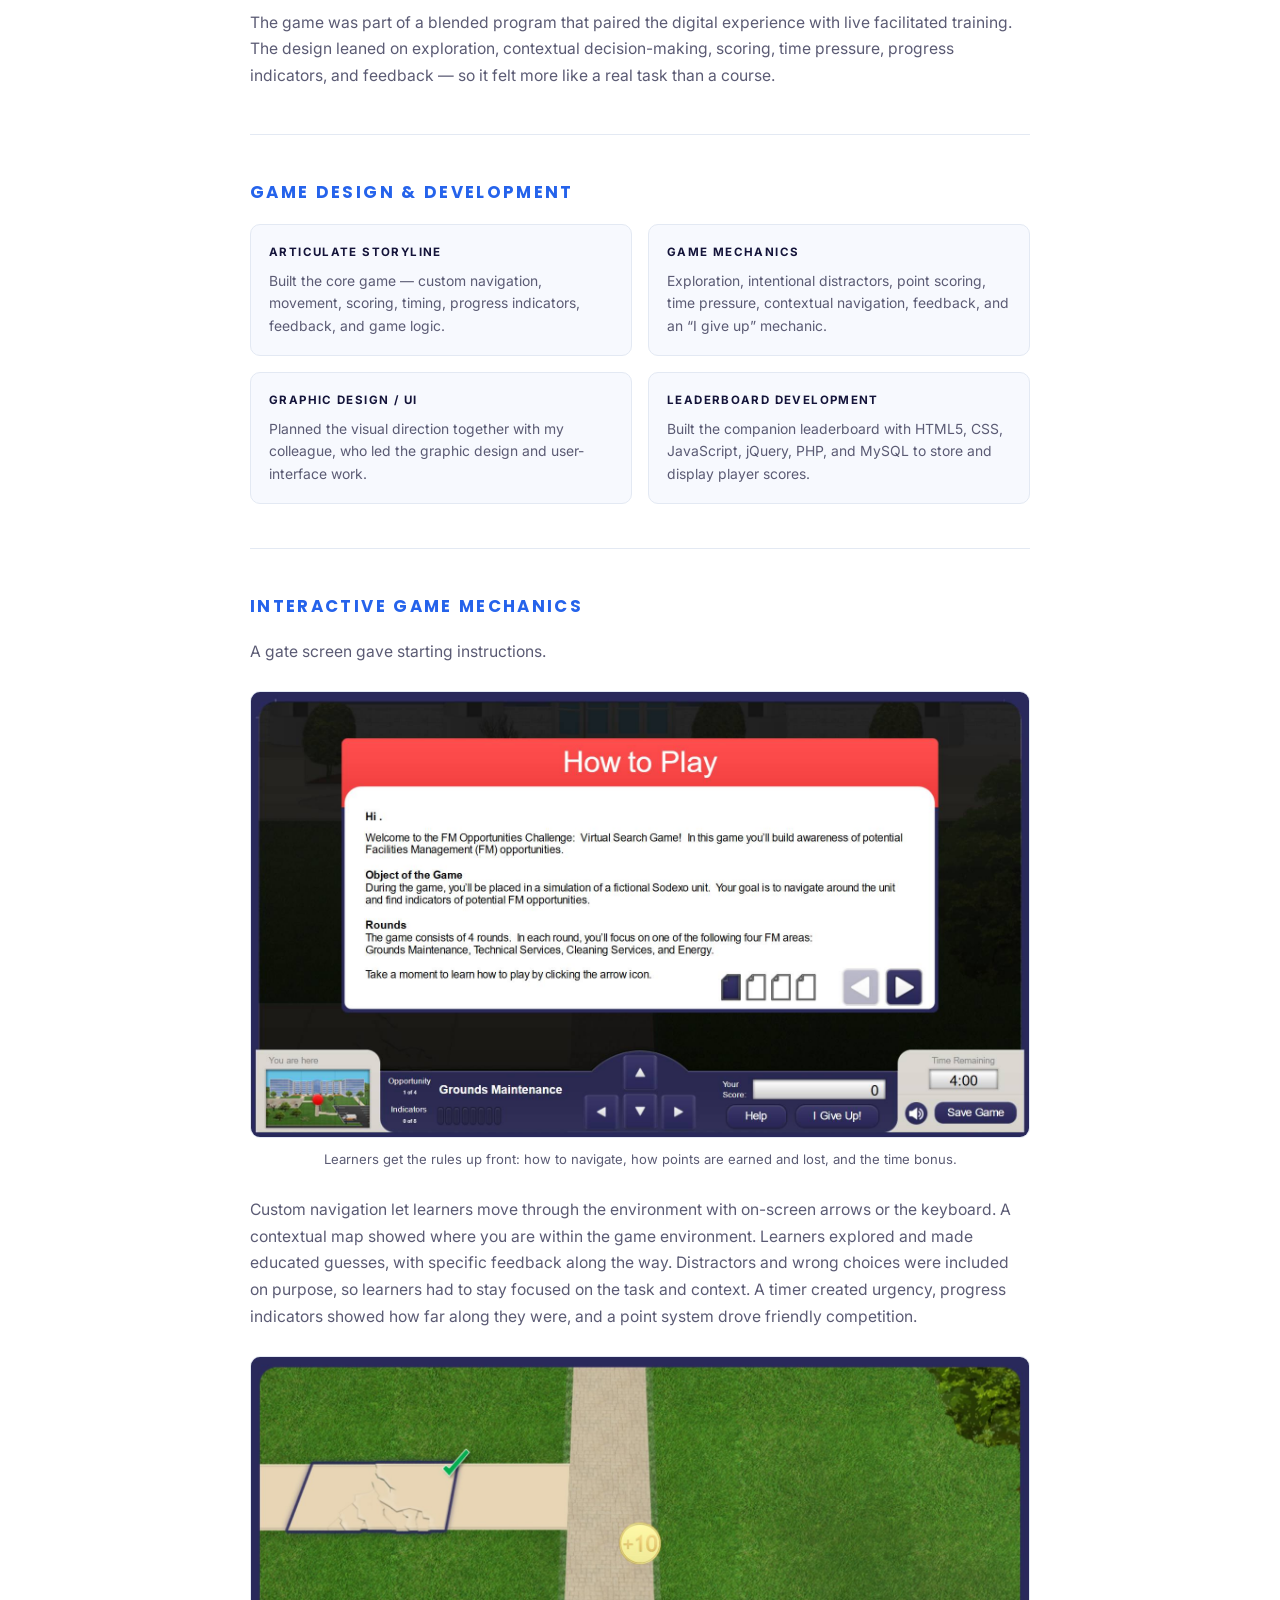
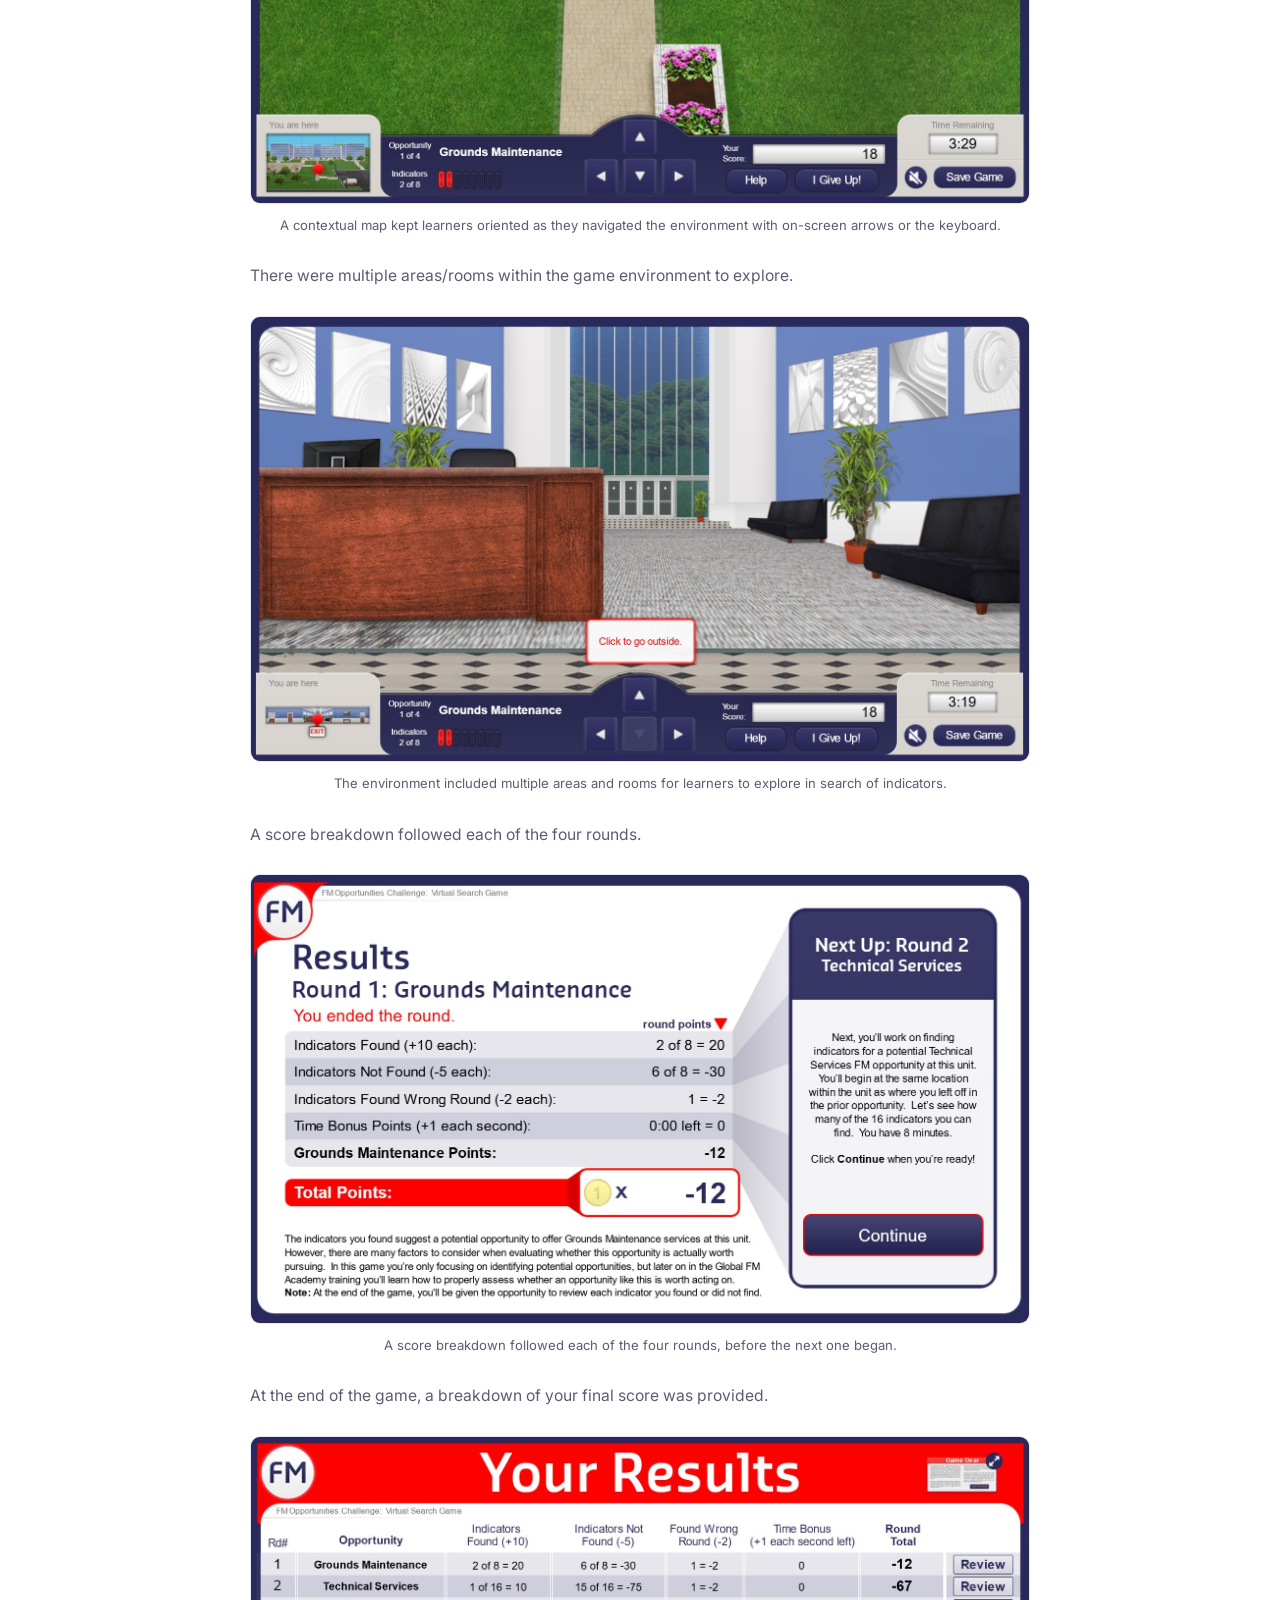
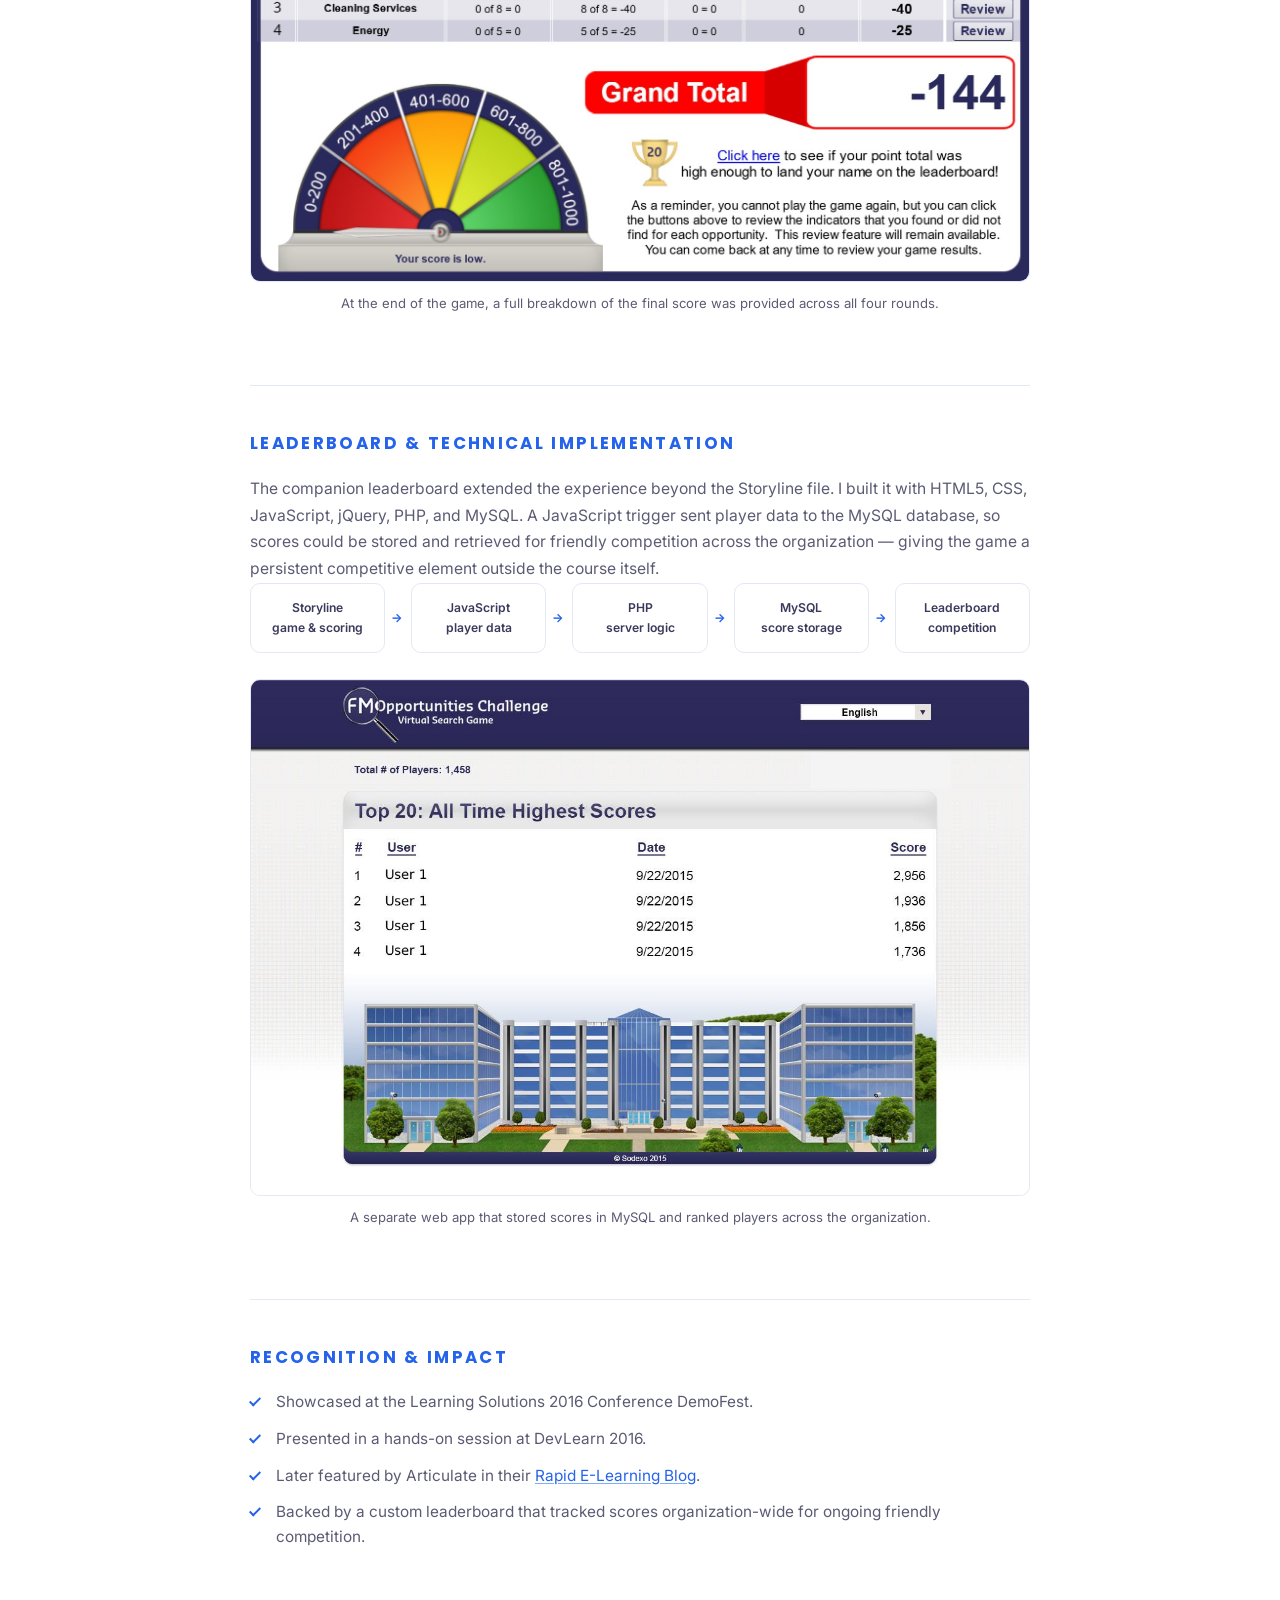
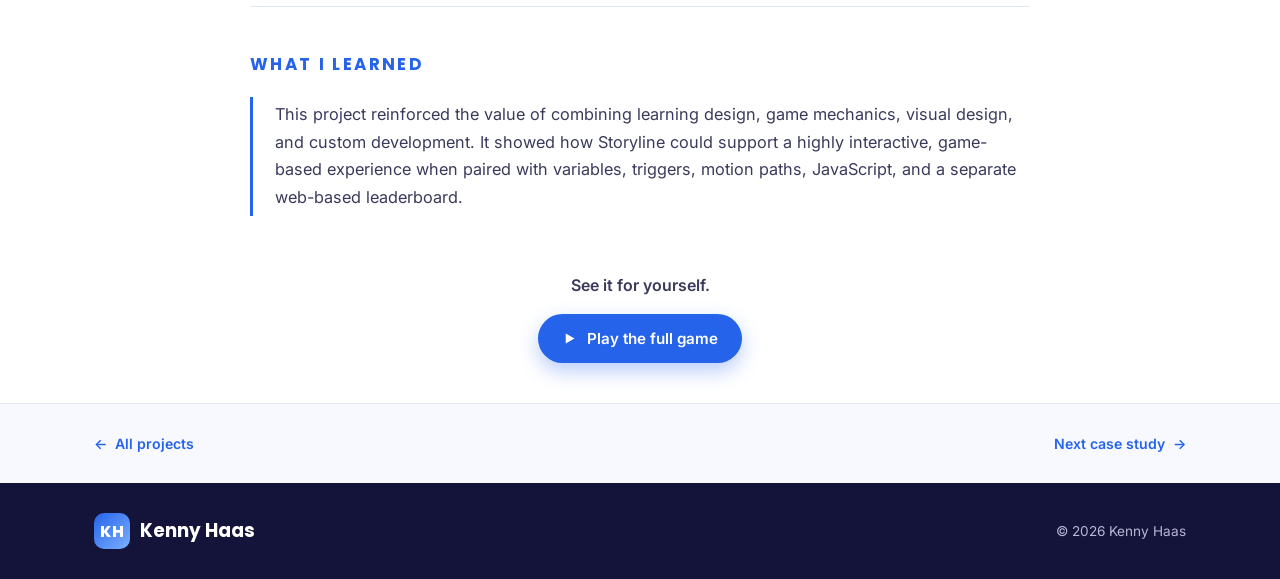
<file: work/learning-game.html>
<!DOCTYPE html>
<html lang="en">
<head>
  <meta charset="UTF-8" />
  <meta name="viewport" content="width=device-width, initial-scale=1.0" />

  <!-- Google tag (gtag.js) -->
  <script async src="https://www.googletagmanager.com/gtag/js?id=G-B7SGGYEHKS"></script>
  <script>
    window.dataLayer = window.dataLayer || [];
    function gtag(){dataLayer.push(arguments);}
    gtag('js', new Date());
    gtag('config', 'G-B7SGGYEHKS');
  </script>
  <title>Learning Game &mdash; Case Study &mdash; Kenny Haas</title>
  <meta name="description" content="Case study: a performance-based learning game built in Articulate Storyline with a custom HTML5 / PHP / MySQL leaderboard &mdash; presented at DevLearn 2016 and featured on Articulate's E-Learning Blog." />

  <link rel="canonical" href="https://www.klhaas.com/work/learning-game.html" />

  <meta property="og:type" content="article" />
  <meta property="og:url" content="https://www.klhaas.com/work/learning-game.html" />
  <meta property="og:title" content="Learning Game Development &mdash; Case Study &mdash; Kenny Haas" />
  <meta property="og:description" content="A performance-based learning game built in Storyline with a custom leaderboard &mdash; presented at DevLearn 2016 and featured on Articulate's E-Learning Blog." />
  <meta property="og:image" content="https://www.klhaas.com/assets/img/og-image.png" />
  <meta name="twitter:card" content="summary_large_image" />
  <meta name="twitter:title" content="Learning Game Development &mdash; Case Study &mdash; Kenny Haas" />
  <meta name="twitter:description" content="A performance-based learning game built in Storyline with a custom leaderboard." />
  <meta name="twitter:image" content="https://www.klhaas.com/assets/img/og-image.png" />

  <link rel="preconnect" href="https://fonts.googleapis.com" />
  <link rel="preconnect" href="https://fonts.gstatic.com" crossorigin />
  <link href="https://fonts.googleapis.com/css2?family=Inter:wght@400;500;600;700&family=Poppins:wght@600;700;800&display=swap" rel="stylesheet" />
  <link rel="stylesheet" href="../css/style.css" />
  <script>
    document.documentElement.classList.add("js");
    (function () {
      try {
        var t = localStorage.getItem("theme");
        if (t !== "light" && t !== "dark") {
          t = window.matchMedia("(prefers-color-scheme: dark)").matches ? "dark" : "light";
        }
        document.documentElement.setAttribute("data-theme", t);
      } catch (e) {}
    })();
  </script>
  
  <!-- Vercel Web Analytics -->
  <script defer src="https://cdn.vercel-insights.com/v1/script.js"></script>
  
  <link rel="icon" href="data:image/svg+xml,%3Csvg xmlns='http://www.w3.org/2000/svg' viewBox='0 0 32 32'%3E%3Crect width='32' height='32' rx='8' fill='%232563eb'/%3E%3Ctext x='16' y='22' font-family='Arial,sans-serif' font-size='16' font-weight='700' fill='white' text-anchor='middle'%3EKH%3C/text%3E%3C/svg%3E" />
</head>
<body>

  <header class="site-header" id="siteHeader">
    <div class="container header-inner">
      <a href="../index.html" class="logo">
        <span class="logo-badge">KH</span>
        <span class="logo-text">Kenny Haas</span>
      </a>

      <nav class="main-nav" id="mainNav">
        <a href="../index.html#about">About</a>
        <a href="../index.html#projects">Projects</a>
        <a href="../index.html#experience">Experience</a>
        <a href="../index.html#testimonials">Testimonials</a>
        <a href="../index.html#contact">Contact</a>
      </nav>

      <button type="button" class="theme-toggle" id="themeToggle" aria-label="Switch to dark mode">
        <svg class="tt-moon" viewBox="0 0 24 24" fill="none" stroke="currentColor" stroke-width="2" stroke-linecap="round" stroke-linejoin="round" aria-hidden="true"><path d="M21 12.79A9 9 0 1 1 11.21 3 7 7 0 0 0 21 12.79z"/></svg>
        <svg class="tt-sun" viewBox="0 0 24 24" fill="none" stroke="currentColor" stroke-width="2" stroke-linecap="round" stroke-linejoin="round" aria-hidden="true"><circle cx="12" cy="12" r="5"/><line x1="12" y1="1" x2="12" y2="3"/><line x1="12" y1="21" x2="12" y2="23"/><line x1="4.22" y1="4.22" x2="5.64" y2="5.64"/><line x1="18.36" y1="18.36" x2="19.78" y2="19.78"/><line x1="1" y1="12" x2="3" y2="12"/><line x1="21" y1="12" x2="23" y2="12"/><line x1="4.22" y1="19.78" x2="5.64" y2="18.36"/><line x1="18.36" y1="5.64" x2="19.78" y2="4.22"/></svg>
      </button>

      <a href="https://www.linkedin.com/in/kenny-haas" class="header-social" target="_blank" rel="noopener" aria-label="Kenny Haas on LinkedIn">
        <svg viewBox="0 0 24 24" fill="currentColor" aria-hidden="true"><path d="M19 3a2 2 0 0 1 2 2v14a2 2 0 0 1-2 2H5a2 2 0 0 1-2-2V5a2 2 0 0 1 2-2h14zM8.34 17V10.4H6.16V17h2.18zM7.25 9.4a1.27 1.27 0 1 0 0-2.54 1.27 1.27 0 0 0 0 2.54zM18 17v-3.62c0-1.94-1.04-2.85-2.42-2.85a2.09 2.09 0 0 0-1.9 1.04V10.4h-2.17c.03.61 0 6.6 0 6.6h2.17v-3.69c0-.2.01-.39.07-.53.16-.39.51-.79 1.11-.79.79 0 1.1.6 1.1 1.47V17H18z"/></svg>
      </a>

      <a href="../index.html#contact" class="btn btn-primary header-cta">Let&rsquo;s Connect</a>

      <button class="nav-toggle" id="navToggle" aria-label="Toggle navigation" aria-expanded="false">
        <span></span><span></span><span></span>
      </button>
    </div>
  </header>

  <main class="cs-main">

    <section class="cs-hero">
      <div class="hero-bg" aria-hidden="true">
        <span class="dot-grid dot-grid-hero"></span>
        <svg class="hero-deco" viewBox="0 0 520 460" xmlns="http://www.w3.org/2000/svg" aria-hidden="true">
          <defs>
            <pattern id="csHeroDots" width="20" height="20" patternUnits="userSpaceOnUse">
              <circle class="hd-fill" cx="2" cy="2" r="2"></circle>
            </pattern>
          </defs>
          <rect x="250" y="0" width="270" height="150" fill="url(#csHeroDots)" opacity="0.18"></rect>
          <circle class="hd-ring" cx="360" cy="210" r="200" opacity="0.16"></circle>
          <circle class="hd-ring" cx="360" cy="210" r="140" opacity="0.28"></circle>
          <circle class="hd-fill" cx="360" cy="210" r="140" opacity="0.05"></circle>
          <circle class="hd-fill" cx="500" cy="120" r="12"></circle>
          <circle class="hd-dot-lt" cx="235" cy="330" r="7"></circle>
        </svg>
      </div>
      <div class="container">
        <a href="../index.html#projects" class="cs-back"><span aria-hidden="true">&larr;</span> Back to projects</a>
        <p class="cs-eyebrow">Case Study</p>
        <h1>Learning Game</h1>
        <p class="cs-lede">A performance-based game that drops learners into a realistic environment to explore, decide, and compete &mdash; built in Articulate Storyline with a custom HTML5 / PHP / MySQL leaderboard.</p>

        <dl class="cs-meta">
          <div>
            <dt>Role</dt>
            <dd>eLearning Developer / Learning Technologist / Learning Experience Developer</dd>
          </div>
          <div>
            <dt>Primary Tools</dt>
            <dd>Articulate Storyline &middot; JavaScript &middot; jQuery &middot; PHP &middot; MySQL</dd>
          </div>
          <div>
            <dt>Focus</dt>
            <dd>Gamification &middot; Game Mechanics &middot; Leaderboard</dd>
          </div>
        </dl>

        <a href="../projects/Game/story.html" class="btn btn-primary cs-cta" target="_blank" rel="noopener">
          <svg viewBox="0 0 24 24" fill="currentColor" stroke="none" aria-hidden="true"><polygon points="6 4 20 12 6 20 6 4"/></svg>
          Play the full game
        </a>
      </div>
    </section>

    <div class="container">
      <div class="cs-body">

        <figure class="cs-figure cs-reveal">
          <img class="cs-img" src="../assets/case-studies/learning-game/game-environment.jpg" alt="The game's 2D environment at the start of a round, with round instructions and the score, timer, and navigation controls" loading="lazy" onerror="this.closest('.cs-figure').classList.add('cs-img-missing')" />
          <div class="cs-shot" aria-hidden="true">
            <svg viewBox="0 0 24 24" fill="none" stroke="currentColor" stroke-width="1.5" stroke-linecap="round" stroke-linejoin="round"><rect x="3" y="3" width="18" height="18" rx="2"/><circle cx="8.5" cy="8.5" r="1.5"/><path d="m21 15-4.5-4.5L5 21"/></svg>
            <span>Game environment &mdash; start of a round</span>
            <small>Screenshot</small>
          </div>
          <figcaption>Learners move through a realistic 2D environment, hunting for the right indicators against a timer.</figcaption>
        </figure>

        <section class="cs-section cs-reveal">
          <h2>The Challenge</h2>
          <p>The facility-management training program needed a learning experience that went beyond a linear, click-and-read course. The goal was a performance-based game where learners could explore a realistic environment, make decisions, get feedback, and apply their knowledge &mdash; with an element of friendly competition.</p>
        </section>

        <section class="cs-section cs-reveal">
          <h2>Our Approach</h2>
          <p>I co-developed the game with a colleague. We shaped the overall experience, design, and game mechanics together; my colleague led the graphic design and user interface, and I led development in Articulate Storyline and built the companion leaderboard. We collaborated closely throughout &mdash; trading ideas, fine-tuning, and iterating on the experience.</p>
          <p>The game was part of a blended program that paired the digital experience with live facilitated training. The design leaned on exploration, contextual decision-making, scoring, time pressure, progress indicators, and feedback &mdash; so it felt more like a real task than a course.</p>
        </section>

        <section class="cs-section cs-reveal">
          <h2>Game Design &amp; Development</h2>
          <div class="cs-tech">
            <div>
              <h3>Articulate Storyline</h3>
              <p>Built the core game &mdash; custom navigation, movement, scoring, timing, progress indicators, feedback, and game logic.</p>
            </div>
            <div>
              <h3>Game Mechanics</h3>
              <p>Exploration, intentional distractors, point scoring, time pressure, contextual navigation, feedback, and an &ldquo;I give up&rdquo; mechanic.</p>
            </div>
            <div>
              <h3>Graphic Design / UI</h3>
              <p>Planned the visual direction together with my colleague, who led the graphic design and user-interface work.</p>
            </div>
            <div>
              <h3>Leaderboard Development</h3>
              <p>Built the companion leaderboard with HTML5, CSS, JavaScript, jQuery, PHP, and MySQL to store and display player scores.</p>
            </div>
          </div>
        </section>

        <section class="cs-section cs-reveal">
          <h2>Interactive Game Mechanics</h2>
          <p>A gate screen gave starting instructions.</p>
          <figure class="cs-figure">
            <img class="cs-img" src="../assets/case-studies/learning-game/how-to-play.jpg" alt="The How to Play gate screen explaining navigation and scoring" loading="lazy" onerror="this.closest('.cs-figure').classList.add('cs-img-missing')" />
            <div class="cs-shot" aria-hidden="true">
              <svg viewBox="0 0 24 24" fill="none" stroke="currentColor" stroke-width="1.5" stroke-linecap="round" stroke-linejoin="round"><rect x="3" y="3" width="18" height="18" rx="2"/><circle cx="8.5" cy="8.5" r="1.5"/><path d="m21 15-4.5-4.5L5 21"/></svg>
              <span>&ldquo;How to Play&rdquo; gate screen</span>
              <small>Screenshot</small>
            </div>
            <figcaption>Learners get the rules up front: how to navigate, how points are earned and lost, and the time bonus.</figcaption>
          </figure>

          <p>Custom navigation let learners move through the environment with on-screen arrows or the keyboard. A contextual map showed where you are within the game environment. Learners explored and made educated guesses, with specific feedback along the way. Distractors and wrong choices were included on purpose, so learners had to stay focused on the task and context. A timer created urgency, progress indicators showed how far along they were, and a point system drove friendly competition.</p>
          <figure class="cs-figure">
            <img class="cs-img" src="../assets/case-studies/learning-game/playing-game.jpg" alt="The game environment mid-round, with the contextual map showing the learner's current location" loading="lazy" onerror="this.closest('.cs-figure').classList.add('cs-img-missing')" />
            <div class="cs-shot" aria-hidden="true">
              <svg viewBox="0 0 24 24" fill="none" stroke="currentColor" stroke-width="1.5" stroke-linecap="round" stroke-linejoin="round"><rect x="3" y="3" width="18" height="18" rx="2"/><circle cx="8.5" cy="8.5" r="1.5"/><path d="m21 15-4.5-4.5L5 21"/></svg>
              <span>Gameplay &mdash; navigation &amp; contextual map</span>
              <small>Screenshot</small>
            </div>
            <figcaption>A contextual map kept learners oriented as they navigated the environment with on-screen arrows or the keyboard.</figcaption>
          </figure>

          <p>There were multiple areas/rooms within the game environment to explore.</p>
          <figure class="cs-figure">
            <img class="cs-img" src="../assets/case-studies/learning-game/multiple-rooms.jpg" alt="One of several rooms within the game environment available to explore" loading="lazy" onerror="this.closest('.cs-figure').classList.add('cs-img-missing')" />
            <div class="cs-shot" aria-hidden="true">
              <svg viewBox="0 0 24 24" fill="none" stroke="currentColor" stroke-width="1.5" stroke-linecap="round" stroke-linejoin="round"><rect x="3" y="3" width="18" height="18" rx="2"/><circle cx="8.5" cy="8.5" r="1.5"/><path d="m21 15-4.5-4.5L5 21"/></svg>
              <span>Exploring the game&rsquo;s multiple rooms</span>
              <small>Screenshot</small>
            </div>
            <figcaption>The environment included multiple areas and rooms for learners to explore in search of indicators.</figcaption>
          </figure>

          <p>A score breakdown followed each of the four rounds.</p>
          <figure class="cs-figure">
            <img class="cs-img" src="../assets/case-studies/learning-game/round-results.jpg" alt="A results screen after one round, showing indicators found, missed, and the time bonus" loading="lazy" onerror="this.closest('.cs-figure').classList.add('cs-img-missing')" />
            <div class="cs-shot" aria-hidden="true">
              <svg viewBox="0 0 24 24" fill="none" stroke="currentColor" stroke-width="1.5" stroke-linecap="round" stroke-linejoin="round"><rect x="3" y="3" width="18" height="18" rx="2"/><circle cx="8.5" cy="8.5" r="1.5"/><path d="m21 15-4.5-4.5L5 21"/></svg>
              <span>Round results &amp; score breakdown</span>
              <small>Screenshot</small>
            </div>
            <figcaption>A score breakdown followed each of the four rounds, before the next one began.</figcaption>
          </figure>

          <p>At the end of the game, a breakdown of your final score was provided.</p>
          <figure class="cs-figure">
            <img class="cs-img" src="../assets/case-studies/learning-game/game-results.jpg" alt="The final results screen showing the grand total score across all four rounds" loading="lazy" onerror="this.closest('.cs-figure').classList.add('cs-img-missing')" />
            <div class="cs-shot" aria-hidden="true">
              <svg viewBox="0 0 24 24" fill="none" stroke="currentColor" stroke-width="1.5" stroke-linecap="round" stroke-linejoin="round"><rect x="3" y="3" width="18" height="18" rx="2"/><circle cx="8.5" cy="8.5" r="1.5"/><path d="m21 15-4.5-4.5L5 21"/></svg>
              <span>Final score &amp; grand total</span>
              <small>Screenshot</small>
            </div>
            <figcaption>At the end of the game, a full breakdown of the final score was provided across all four rounds.</figcaption>
          </figure>
        </section>

        <section class="cs-section cs-reveal">
          <h2>Leaderboard &amp; Technical Implementation</h2>
          <p>The companion leaderboard extended the experience beyond the Storyline file. I built it with HTML5, CSS, JavaScript, jQuery, PHP, and MySQL. A JavaScript trigger sent player data to the MySQL database, so scores could be stored and retrieved for friendly competition across the organization &mdash; giving the game a persistent competitive element outside the course itself.</p>
          <div class="cs-flow" aria-hidden="true">
            <div class="cs-step">Storyline<br>game &amp; scoring</div>
            <div class="cs-step">JavaScript<br>player data</div>
            <div class="cs-step">PHP<br>server logic</div>
            <div class="cs-step">MySQL<br>score storage</div>
            <div class="cs-step">Leaderboard<br>competition</div>
          </div>
          <figure class="cs-figure">
            <img class="cs-img" src="../assets/case-studies/learning-game/leaderboard.jpg" alt="The web-based leaderboard listing the top all-time high scores across the organization" loading="lazy" onerror="this.closest('.cs-figure').classList.add('cs-img-missing')" />
            <div class="cs-shot" aria-hidden="true">
              <svg viewBox="0 0 24 24" fill="none" stroke="currentColor" stroke-width="1.5" stroke-linecap="round" stroke-linejoin="round"><rect x="3" y="3" width="18" height="18" rx="2"/><circle cx="8.5" cy="8.5" r="1.5"/><path d="m21 15-4.5-4.5L5 21"/></svg>
              <span>The companion leaderboard</span>
              <small>Screenshot</small>
            </div>
            <figcaption>A separate web app that stored scores in MySQL and ranked players across the organization.</figcaption>
          </figure>
        </section>

        <section class="cs-section cs-reveal">
          <h2>Recognition &amp; Impact</h2>
          <ul class="cs-impact">
            <li>Showcased at the Learning Solutions 2016 Conference DemoFest.</li>
            <li>Presented in a hands-on session at DevLearn 2016.</li>
            <li>Later featured by Articulate in their <a href="https://blogs.articulate.com/rapid-elearning/gamified-e-learning-example/?utm_source=feedburner&amp;utm_medium=feed&amp;utm_campaign=Feed%3A+RapidElearningBlog+%28The+Rapid+E-Learning+Blog%29" target="_blank" rel="noopener">Rapid E-Learning Blog</a>.</li>
            <li>Backed by a custom leaderboard that tracked scores organization-wide for ongoing friendly competition.</li>
          </ul>
        </section>

        <section class="cs-section cs-reveal">
          <h2>What I Learned</h2>
          <blockquote class="cs-quote">
            <p>This project reinforced the value of combining learning design, game mechanics, visual design, and custom development. It showed how Storyline could support a highly interactive, game-based experience when paired with variables, triggers, motion paths, JavaScript, and a separate web-based leaderboard.</p>
          </blockquote>
        </section>

        <div class="cs-end-cta cs-reveal">
          <p>See it for yourself.</p>
          <a href="../projects/Game/story.html" class="btn btn-primary cs-cta" target="_blank" rel="noopener">
            <svg viewBox="0 0 24 24" fill="currentColor" stroke="none" aria-hidden="true"><polygon points="6 4 20 12 6 20 6 4"/></svg>
            Play the full game
          </a>
        </div>

      </div>
    </div>

    <nav class="cs-pager">
      <div class="container">
        <a href="../index.html#projects"><span aria-hidden="true">&larr;</span> All projects</a>
        <a href="elearning.html">Next case study <span aria-hidden="true">&rarr;</span></a>
      </div>
    </nav>

  </main>

  <footer class="site-footer">
    <div class="container footer-inner">
      <a href="../index.html" class="logo">
        <span class="logo-badge">KH</span>
        <span class="logo-text">Kenny Haas</span>
      </a>
      <p>&copy; <span id="year"></span> Kenny Haas</p>
    </div>
  </footer>

  <script src="../js/script.js"></script>
  <script>
    (function () {
      var els = document.querySelectorAll(".cs-reveal");
      if (!els.length) return;
      if (!("IntersectionObserver" in window)) {
        Array.prototype.forEach.call(els, function (el) { el.classList.add("is-visible"); });
        return;
      }
      var io = new IntersectionObserver(function (entries, obs) {
        entries.forEach(function (en) {
          if (en.isIntersecting) { en.target.classList.add("is-visible"); obs.unobserve(en.target); }
        });
      }, { threshold: 0.12 });
      Array.prototype.forEach.call(els, function (el) { io.observe(el); });
    })();
  </script>
</body>
</html>
</file>
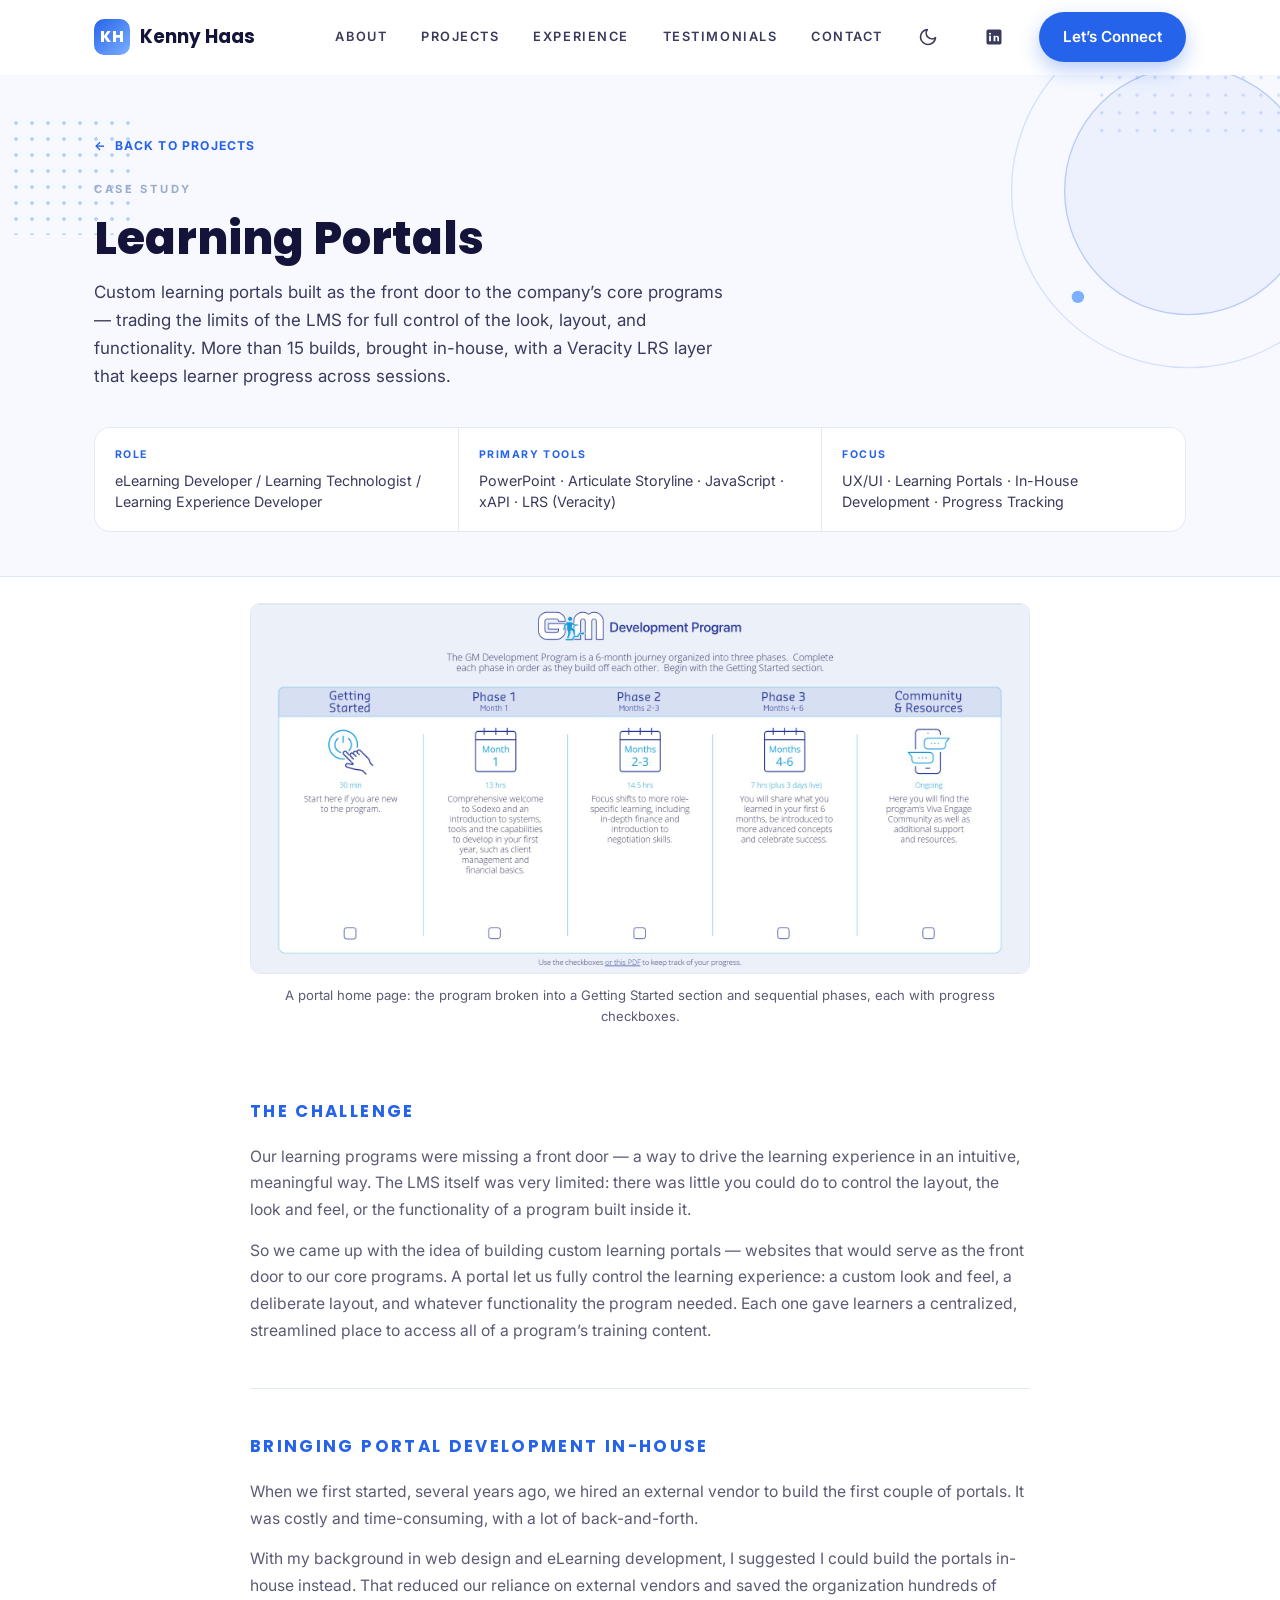
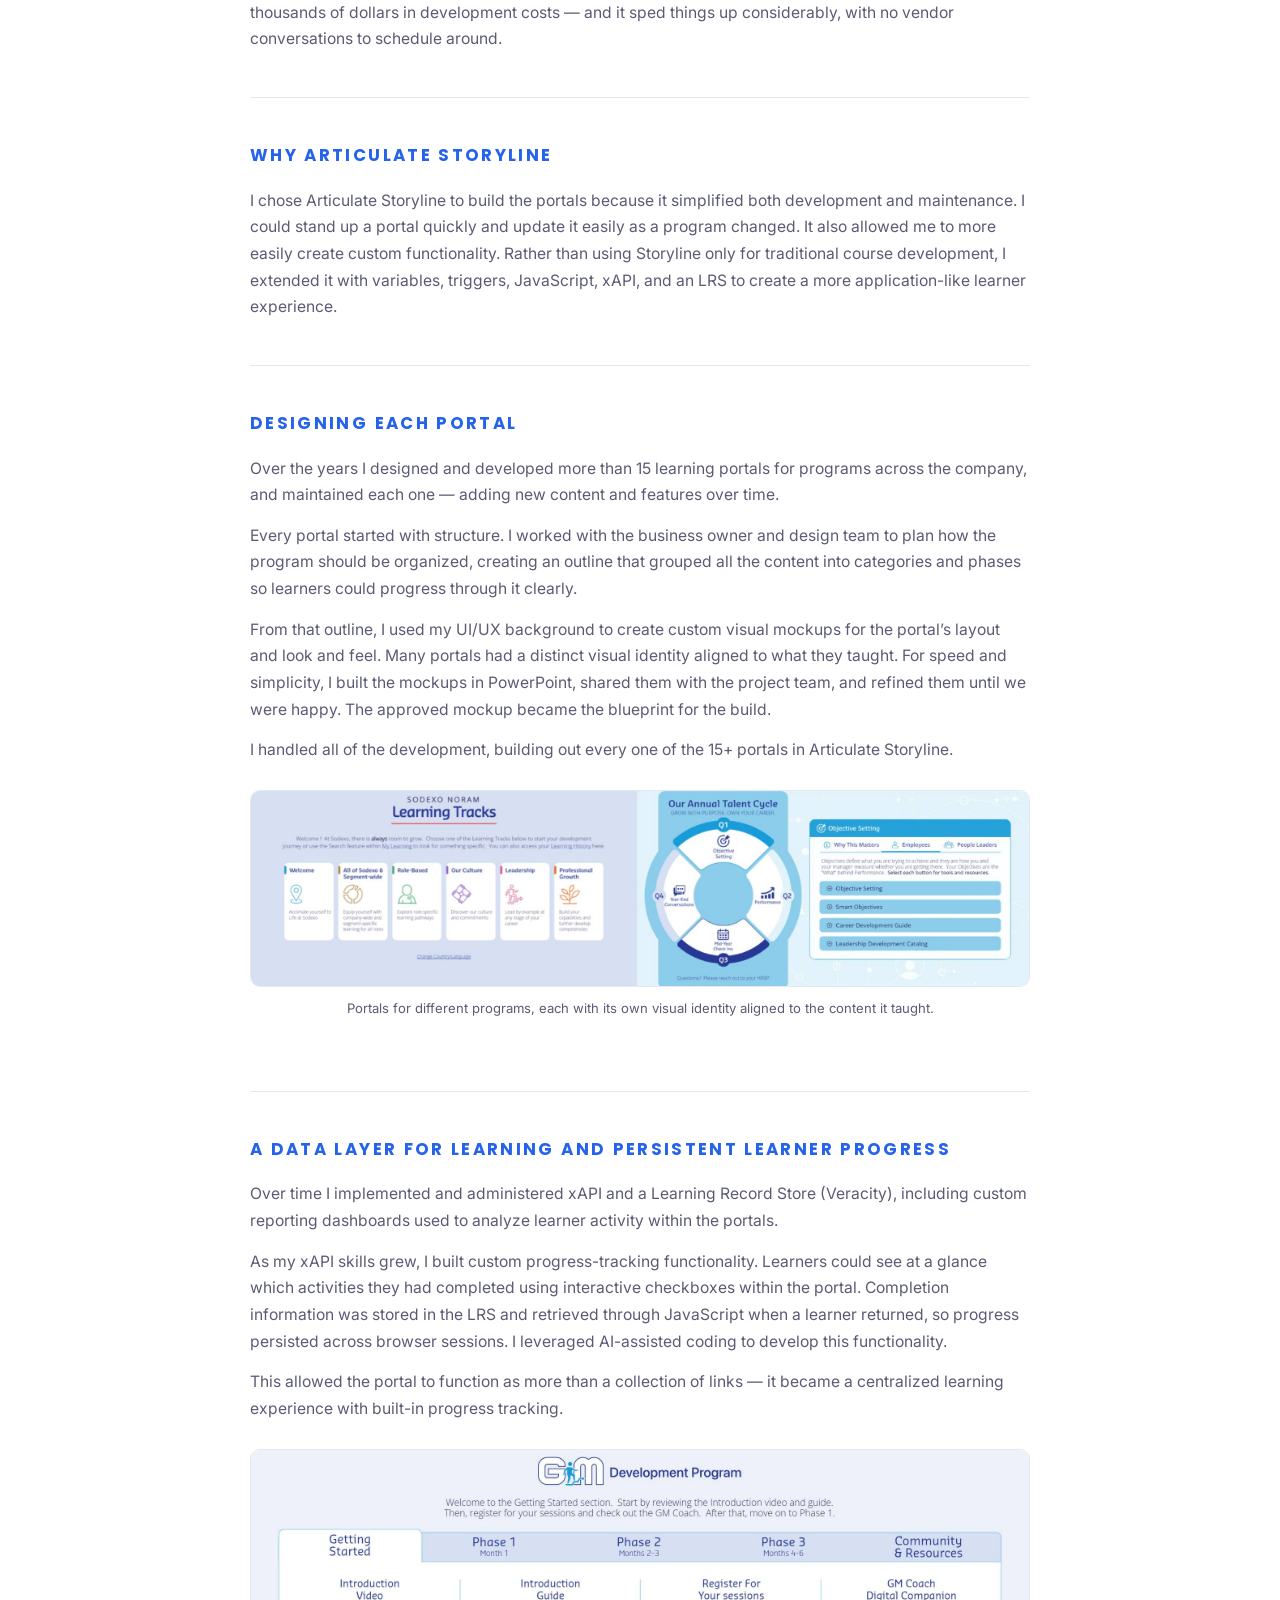
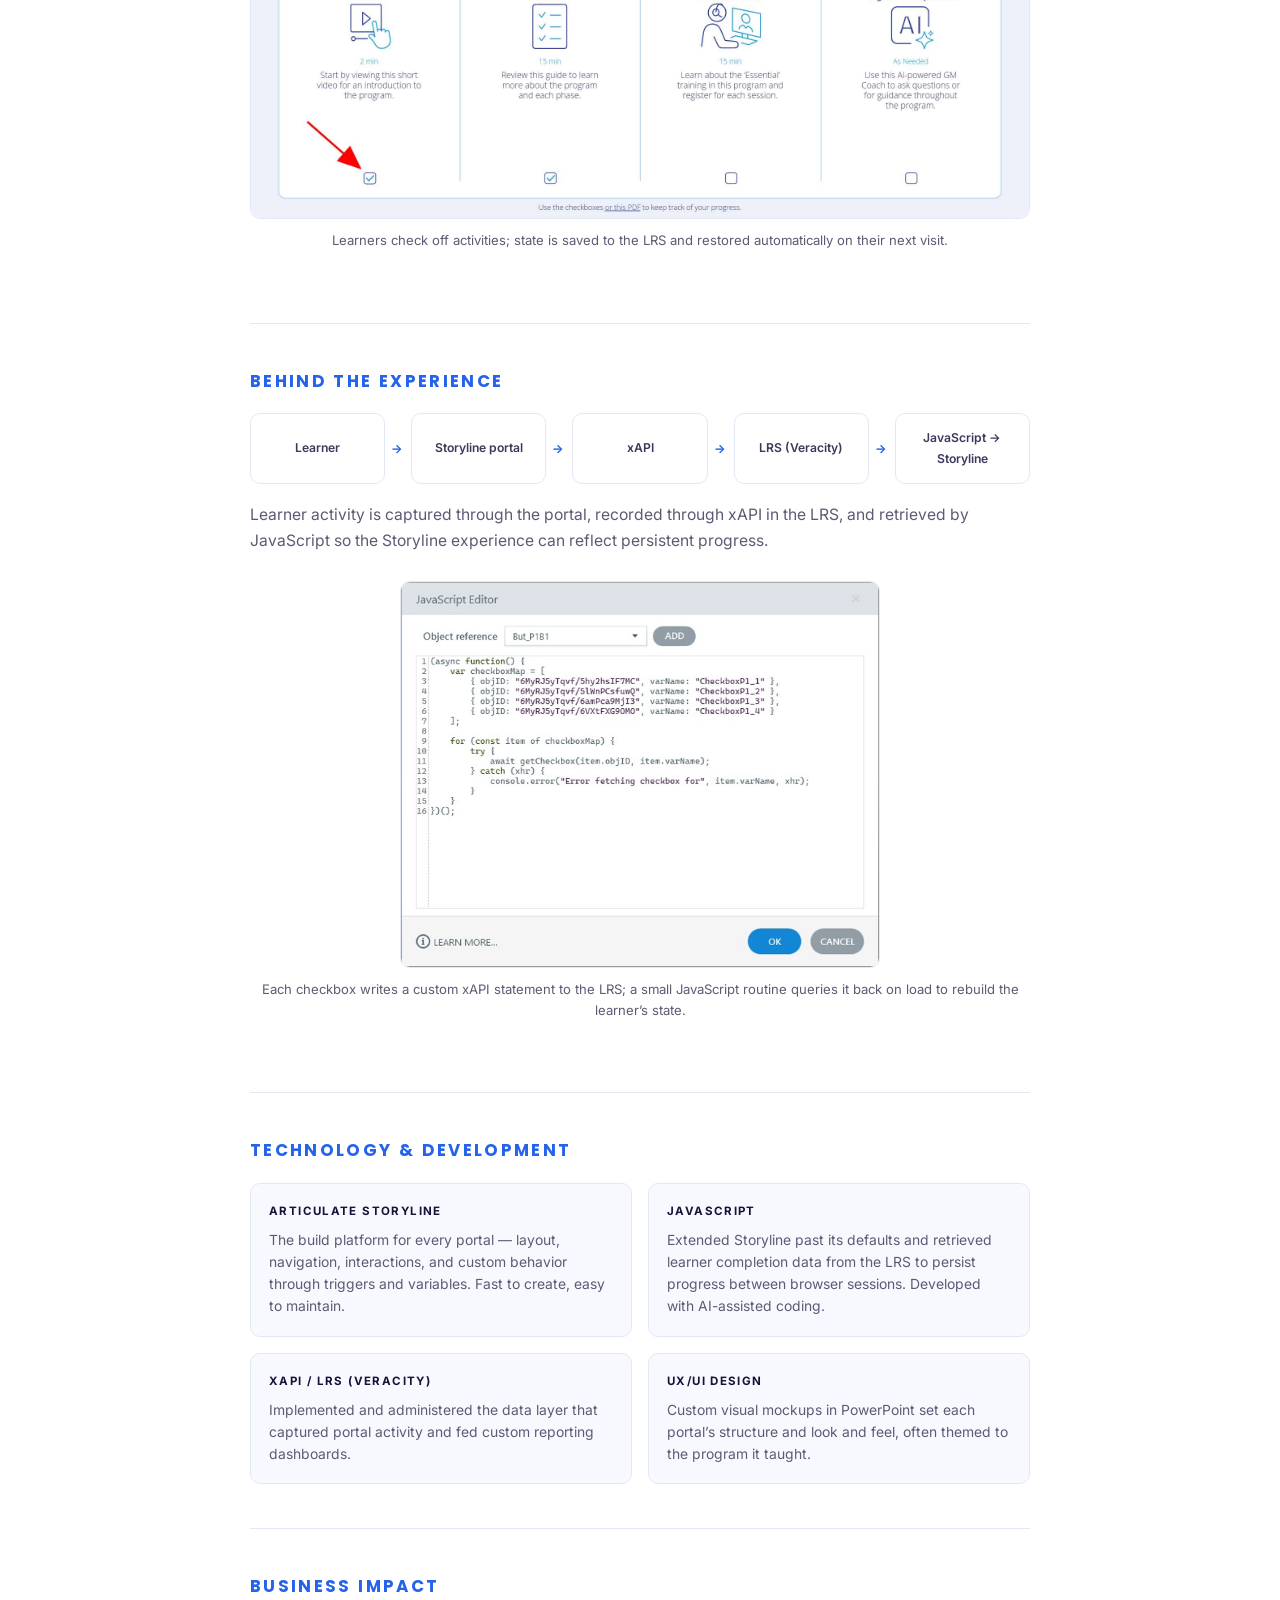
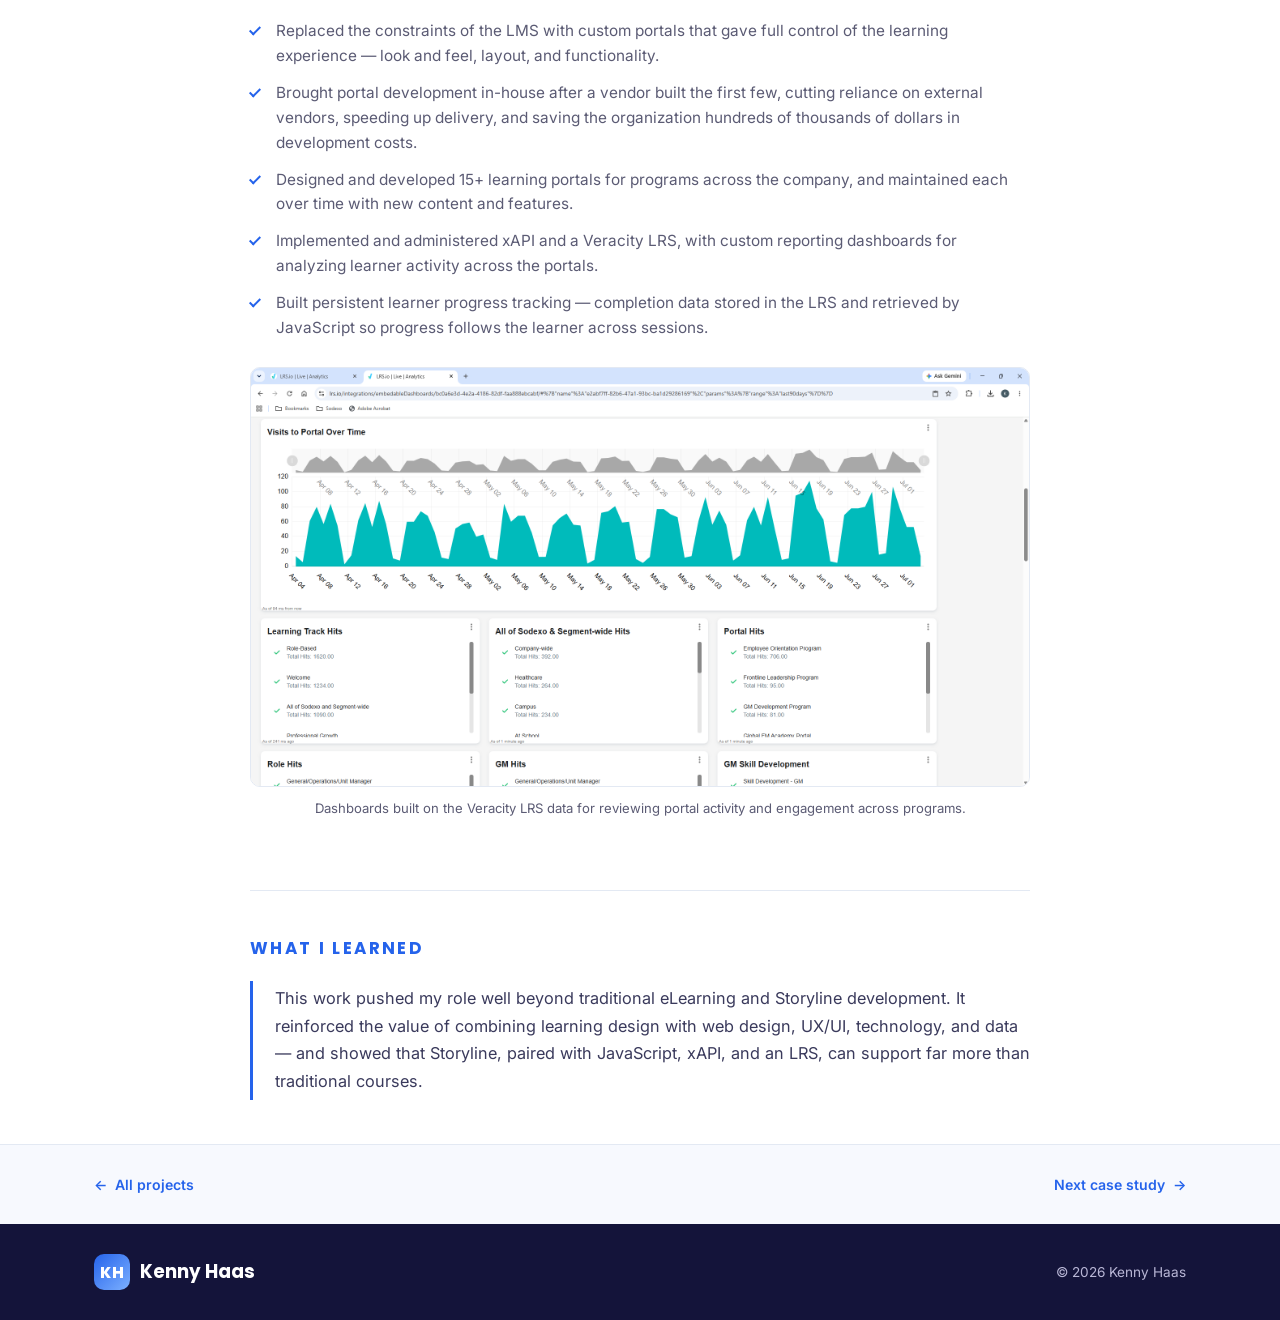
<file: work/learning-portal.html>
<!DOCTYPE html>
<html lang="en">
<head>
  <meta charset="UTF-8" />
  <meta name="viewport" content="width=device-width, initial-scale=1.0" />

  <!-- Google tag (gtag.js) -->
  <script async src="https://www.googletagmanager.com/gtag/js?id=G-B7SGGYEHKS"></script>
  <script>
    window.dataLayer = window.dataLayer || [];
    function gtag(){dataLayer.push(arguments);}
    gtag('js', new Date());
    gtag('config', 'G-B7SGGYEHKS');
  </script>
  <title>Learning Portals &mdash; Case Study &mdash; Kenny Haas</title>
  <meta name="description" content="Case study: custom in-house learning portals built in Articulate Storyline as the front door to the company's core programs &mdash; 15+ builds, a Veracity LRS data layer, and persistent cross-session progress tracking." />

  <link rel="canonical" href="https://www.klhaas.com/work/learning-portal.html" />

  <meta property="og:type" content="article" />
  <meta property="og:url" content="https://www.klhaas.com/work/learning-portal.html" />
  <meta property="og:title" content="Learning Portal Development &mdash; Case Study &mdash; Kenny Haas" />
  <meta property="og:description" content="Custom in-house learning portals built in Articulate Storyline as the front door to the company's core programs, with a Veracity LRS data layer and persistent progress tracking." />
  <meta property="og:image" content="https://www.klhaas.com/assets/img/og-image.png" />
  <meta name="twitter:card" content="summary_large_image" />
  <meta name="twitter:title" content="Learning Portal Development &mdash; Case Study &mdash; Kenny Haas" />
  <meta name="twitter:description" content="Custom in-house learning portals built in Articulate Storyline, with a Veracity LRS data layer and persistent progress tracking." />
  <meta name="twitter:image" content="https://www.klhaas.com/assets/img/og-image.png" />

  <link rel="preconnect" href="https://fonts.googleapis.com" />
  <link rel="preconnect" href="https://fonts.gstatic.com" crossorigin />
  <link href="https://fonts.googleapis.com/css2?family=Inter:wght@400;500;600;700&family=Poppins:wght@600;700;800&display=swap" rel="stylesheet" />
  <link rel="stylesheet" href="../css/style.css" />
  <script>
    document.documentElement.classList.add("js");
    // Set the theme before first paint so there's no flash.
    (function () {
      try {
        var t = localStorage.getItem("theme");
        if (t !== "light" && t !== "dark") {
          t = window.matchMedia("(prefers-color-scheme: dark)").matches ? "dark" : "light";
        }
        document.documentElement.setAttribute("data-theme", t);
      } catch (e) {}
    })();
  </script>
  
  <!-- Vercel Web Analytics -->
  <script defer src="https://cdn.vercel-insights.com/v1/script.js"></script>
  
  <link rel="icon" href="data:image/svg+xml,%3Csvg xmlns='http://www.w3.org/2000/svg' viewBox='0 0 32 32'%3E%3Crect width='32' height='32' rx='8' fill='%232563eb'/%3E%3Ctext x='16' y='22' font-family='Arial,sans-serif' font-size='16' font-weight='700' fill='white' text-anchor='middle'%3EKH%3C/text%3E%3C/svg%3E" />
</head>
<body>

  <!-- ===== Header ===== -->
  <header class="site-header" id="siteHeader">
    <div class="container header-inner">
      <a href="../index.html" class="logo">
        <span class="logo-badge">KH</span>
        <span class="logo-text">Kenny Haas</span>
      </a>

      <nav class="main-nav" id="mainNav">
        <a href="../index.html#about">About</a>
        <a href="../index.html#projects">Projects</a>
        <a href="../index.html#experience">Experience</a>
        <a href="../index.html#testimonials">Testimonials</a>
        <a href="../index.html#contact">Contact</a>
      </nav>

      <button type="button" class="theme-toggle" id="themeToggle" aria-label="Switch to dark mode">
        <svg class="tt-moon" viewBox="0 0 24 24" fill="none" stroke="currentColor" stroke-width="2" stroke-linecap="round" stroke-linejoin="round" aria-hidden="true"><path d="M21 12.79A9 9 0 1 1 11.21 3 7 7 0 0 0 21 12.79z"/></svg>
        <svg class="tt-sun" viewBox="0 0 24 24" fill="none" stroke="currentColor" stroke-width="2" stroke-linecap="round" stroke-linejoin="round" aria-hidden="true"><circle cx="12" cy="12" r="5"/><line x1="12" y1="1" x2="12" y2="3"/><line x1="12" y1="21" x2="12" y2="23"/><line x1="4.22" y1="4.22" x2="5.64" y2="5.64"/><line x1="18.36" y1="18.36" x2="19.78" y2="19.78"/><line x1="1" y1="12" x2="3" y2="12"/><line x1="21" y1="12" x2="23" y2="12"/><line x1="4.22" y1="19.78" x2="5.64" y2="18.36"/><line x1="18.36" y1="5.64" x2="19.78" y2="4.22"/></svg>
      </button>

      <a href="https://www.linkedin.com/in/kenny-haas" class="header-social" target="_blank" rel="noopener" aria-label="Kenny Haas on LinkedIn">
        <svg viewBox="0 0 24 24" fill="currentColor" aria-hidden="true"><path d="M19 3a2 2 0 0 1 2 2v14a2 2 0 0 1-2 2H5a2 2 0 0 1-2-2V5a2 2 0 0 1 2-2h14zM8.34 17V10.4H6.16V17h2.18zM7.25 9.4a1.27 1.27 0 1 0 0-2.54 1.27 1.27 0 0 0 0 2.54zM18 17v-3.62c0-1.94-1.04-2.85-2.42-2.85a2.09 2.09 0 0 0-1.9 1.04V10.4h-2.17c.03.61 0 6.6 0 6.6h2.17v-3.69c0-.2.01-.39.07-.53.16-.39.51-.79 1.11-.79.79 0 1.1.6 1.1 1.47V17H18z"/></svg>
      </a>

      <a href="../index.html#contact" class="btn btn-primary header-cta">Let&rsquo;s Connect</a>

      <button class="nav-toggle" id="navToggle" aria-label="Toggle navigation" aria-expanded="false">
        <span></span><span></span><span></span>
      </button>
    </div>
  </header>

  <main class="cs-main">

    <!-- ===== Case-study hero ===== -->
    <section class="cs-hero">
      <div class="hero-bg" aria-hidden="true">
        <span class="dot-grid dot-grid-hero"></span>
        <svg class="hero-deco" viewBox="0 0 520 460" xmlns="http://www.w3.org/2000/svg" aria-hidden="true">
          <defs>
            <pattern id="csHeroDots" width="20" height="20" patternUnits="userSpaceOnUse">
              <circle class="hd-fill" cx="2" cy="2" r="2"></circle>
            </pattern>
          </defs>
          <rect x="250" y="0" width="270" height="150" fill="url(#csHeroDots)" opacity="0.18"></rect>
          <circle class="hd-ring" cx="360" cy="210" r="200" opacity="0.16"></circle>
          <circle class="hd-ring" cx="360" cy="210" r="140" opacity="0.28"></circle>
          <circle class="hd-fill" cx="360" cy="210" r="140" opacity="0.05"></circle>
          <circle class="hd-fill" cx="500" cy="120" r="12"></circle>
          <circle class="hd-dot-lt" cx="235" cy="330" r="7"></circle>
        </svg>
      </div>
      <div class="container">
        <a href="../index.html#projects" class="cs-back"><span aria-hidden="true">&larr;</span> Back to projects</a>
        <p class="cs-eyebrow">Case Study</p>
        <h1>Learning Portals</h1>
        <p class="cs-lede">Custom learning portals built as the front door to the company&rsquo;s core programs &mdash; trading the limits of the LMS for full control of the look, layout, and functionality. More than 15 builds, brought in-house, with a Veracity LRS layer that keeps learner progress across sessions.</p>

        <dl class="cs-meta">
          <div>
            <dt>Role</dt>
            <dd>eLearning Developer / Learning Technologist / Learning Experience Developer</dd>
          </div>
          <div>
            <dt>Primary Tools</dt>
            <dd>PowerPoint &middot; Articulate Storyline &middot; JavaScript &middot; xAPI &middot; LRS (Veracity)</dd>
          </div>
          <div>
            <dt>Focus</dt>
            <dd>UX/UI &middot; Learning Portals &middot; In-House Development &middot; Progress Tracking</dd>
          </div>
        </dl>
      </div>
    </section>

    <div class="container">
      <div class="cs-body">

        <figure class="cs-figure cs-reveal">
          <img class="cs-img" src="../assets/case-studies/learning-portal/portal-home.jpg" alt="A learning portal home page, with program content organized into a Getting Started section and numbered phases across the top" loading="lazy" onerror="this.closest('.cs-figure').classList.add('cs-img-missing')" />
          <div class="cs-shot" aria-hidden="true">
            <svg viewBox="0 0 24 24" fill="none" stroke="currentColor" stroke-width="1.5" stroke-linecap="round" stroke-linejoin="round"><rect x="3" y="3" width="18" height="18" rx="2"/><circle cx="8.5" cy="8.5" r="1.5"/><path d="m21 15-4.5-4.5L5 21"/></svg>
            <span>A portal home page &mdash; content organized into phases</span>
            <small>Screenshot &middot; portal-home.jpg</small>
          </div>
          <figcaption>A portal home page: the program broken into a Getting Started section and sequential phases, each with progress checkboxes.</figcaption>
        </figure>

        <section class="cs-section cs-reveal">
          <h2>The Challenge</h2>
          <p>Our learning programs were missing a front door &mdash; a way to drive the learning experience in an intuitive, meaningful way. The LMS itself was very limited: there was little you could do to control the layout, the look and feel, or the functionality of a program built inside it.</p>
          <p>So we came up with the idea of building custom learning portals &mdash; websites that would serve as the front door to our core programs. A portal let us fully control the learning experience: a custom look and feel, a deliberate layout, and whatever functionality the program needed. Each one gave learners a centralized, streamlined place to access all of a program&rsquo;s training content.</p>
        </section>

        <section class="cs-section cs-reveal">
          <h2>Bringing Portal Development In-House</h2>
          <p>When we first started, several years ago, we hired an external vendor to build the first couple of portals. It was costly and time-consuming, with a lot of back-and-forth.</p>
          <p>With my background in web design and eLearning development, I suggested I could build the portals in-house instead. That reduced our reliance on external vendors and saved the organization hundreds of thousands of dollars in development costs &mdash; and it sped things up considerably, with no vendor conversations to schedule around.</p>
        </section>

        <section class="cs-section cs-reveal">
          <h2>Why Articulate Storyline</h2>
          <p>I chose Articulate Storyline to build the portals because it simplified both development and maintenance. I could stand up a portal quickly and update it easily as a program changed. It also allowed me to more easily create custom functionality. Rather than using Storyline only for traditional course development, I extended it with variables, triggers, JavaScript, xAPI, and an LRS to create a more application-like learner experience.</p>
        </section>

        <section class="cs-section cs-reveal">
          <h2>Designing Each Portal</h2>
          <p>Over the years I designed and developed more than 15 learning portals for programs across the company, and maintained each one &mdash; adding new content and features over time.</p>
          <p>Every portal started with structure. I worked with the business owner and design team to plan how the program should be organized, creating an outline that grouped all the content into categories and phases so learners could progress through it clearly.</p>

          <p>From that outline, I used my UI/UX background to create custom visual mockups for the portal&rsquo;s layout and look and feel. Many portals had a distinct visual identity aligned to what they taught. For speed and simplicity, I built the mockups in PowerPoint, shared them with the project team, and refined them until we were happy. The approved mockup became the blueprint for the build.</p>

          <p>I handled all of the development, building out every one of the 15+ portals in Articulate Storyline.</p>

          <figure class="cs-figure">
            <img class="cs-img" src="../assets/case-studies/learning-portal/portal-look-and-feel.jpg" alt="Two learning portals side by side, each with a distinct visual identity aligned to its program" loading="lazy" onerror="this.closest('.cs-figure').classList.add('cs-img-missing')" />
            <div class="cs-shot" aria-hidden="true">
              <svg viewBox="0 0 24 24" fill="none" stroke="currentColor" stroke-width="1.5" stroke-linecap="round" stroke-linejoin="round"><rect x="3" y="3" width="18" height="18" rx="2"/><circle cx="8.5" cy="8.5" r="1.5"/><path d="m21 15-4.5-4.5L5 21"/></svg>
              <span>Insert screenshot: two portals with distinct looks</span>
              <small>portal-look-and-feel.jpg</small>
            </div>
            <figcaption>Portals for different programs, each with its own visual identity aligned to the content it taught.</figcaption>
          </figure>
        </section>

        <section class="cs-section cs-reveal">
          <h2>A Data Layer for Learning and Persistent Learner Progress</h2>
          <p>Over time I implemented and administered xAPI and a Learning Record Store (Veracity), including custom reporting dashboards used to analyze learner activity within the portals.</p>
          <p>As my xAPI skills grew, I built custom progress-tracking functionality. Learners could see at a glance which activities they had completed using interactive checkboxes within the portal. Completion information was stored in the LRS and retrieved through JavaScript when a learner returned, so progress persisted across browser sessions. I leveraged AI-assisted coding to develop this functionality.</p>
          <p>This allowed the portal to function as more than a collection of links &mdash; it became a centralized learning experience with built-in progress tracking.</p>
       
          <figure class="cs-figure">
            <img class="cs-img" src="../assets/case-studies/learning-portal/getting-started-checkboxes.jpg" alt="A portal section with a row of completion checkboxes beneath each activity" loading="lazy" onerror="this.closest('.cs-figure').classList.add('cs-img-missing')" />
            <div class="cs-shot" aria-hidden="true">
              <svg viewBox="0 0 24 24" fill="none" stroke="currentColor" stroke-width="1.5" stroke-linecap="round" stroke-linejoin="round"><rect x="3" y="3" width="18" height="18" rx="2"/><circle cx="8.5" cy="8.5" r="1.5"/><path d="m21 15-4.5-4.5L5 21"/></svg>
              <span>Insert screenshot: completion checkboxes in a portal</span>
              <small>getting-started-checkboxes.jpg</small>
            </div>
            <figcaption>Learners check off activities; state is saved to the LRS and restored automatically on their next visit.</figcaption>
          </figure>
        </section>

        <section class="cs-section cs-reveal">
          <h2>Behind the Experience</h2>
          <div class="cs-flow" aria-hidden="true">
            <div class="cs-step">Learner</div>
            <div class="cs-step">Storyline portal</div>
            <div class="cs-step">xAPI</div>
            <div class="cs-step">LRS (Veracity)</div>
            <div class="cs-step">JavaScript &rarr; Storyline</div>
          </div>
          <p>Learner activity is captured through the portal, recorded through xAPI in the LRS, and retrieved by JavaScript so the Storyline experience can reflect persistent progress.</p>

          <figure class="cs-figure">
            <img class="cs-img cs-img--sm" src="../assets/case-studies/learning-portal/xapi-statement.jpg" alt="A custom xAPI statement in the editor alongside the JavaScript that reads it back from the LRS" loading="lazy" onerror="this.closest('.cs-figure').classList.add('cs-img-missing')" />
            <div class="cs-shot" aria-hidden="true">
              <svg viewBox="0 0 24 24" fill="none" stroke="currentColor" stroke-width="1.5" stroke-linecap="round" stroke-linejoin="round"><rect x="3" y="3" width="18" height="18" rx="2"/><circle cx="8.5" cy="8.5" r="1.5"/><path d="m21 15-4.5-4.5L5 21"/></svg>
              <span>Insert screenshot: xAPI statement &amp; the JavaScript that reads it</span>
              <small>xapi-statement.jpg</small>
            </div>
            <figcaption>Each checkbox writes a custom xAPI statement to the LRS; a small JavaScript routine queries it back on load to rebuild the learner&rsquo;s state.</figcaption>
          </figure>
        </section>

        <section class="cs-section cs-reveal">
          <h2>Technology &amp; Development</h2>
          <div class="cs-tech">
            <div>
              <h3>Articulate Storyline</h3>
              <p>The build platform for every portal &mdash; layout, navigation, interactions, and custom behavior through triggers and variables. Fast to create, easy to maintain.</p>
            </div>
            <div>
              <h3>JavaScript</h3>
              <p>Extended Storyline past its defaults and retrieved learner completion data from the LRS to persist progress between browser sessions. Developed with AI-assisted coding.</p>
            </div>
            <div>
              <h3>xAPI / LRS (Veracity)</h3>
              <p>Implemented and administered the data layer that captured portal activity and fed custom reporting dashboards.</p>
            </div>
            <div>
              <h3>UX/UI Design</h3>
              <p>Custom visual mockups in PowerPoint set each portal&rsquo;s structure and look and feel, often themed to the program it taught.</p>
            </div>
          </div>
        </section>

        <section class="cs-section cs-reveal">
          <h2>Business Impact</h2>
          <ul class="cs-impact">
            <li>Replaced the constraints of the LMS with custom portals that gave full control of the learning experience &mdash; look and feel, layout, and functionality.</li>
            <li>Brought portal development in-house after a vendor built the first few, cutting reliance on external vendors, speeding up delivery, and saving the organization hundreds of thousands of dollars in development costs.</li>
            <li>Designed and developed 15+ learning portals for programs across the company, and maintained each over time with new content and features.</li>
            <li>Implemented and administered xAPI and a Veracity LRS, with custom reporting dashboards for analyzing learner activity across the portals.</li>
            <li>Built persistent learner progress tracking &mdash; completion data stored in the LRS and retrieved by JavaScript so progress follows the learner across sessions.</li>
          </ul>

          <figure class="cs-figure">
            <img class="cs-img" src="../assets/case-studies/learning-portal/lrs-dashboard.jpg" alt="A custom LRS reporting dashboard showing portal visits over time and activity hit counts" loading="lazy" onerror="this.closest('.cs-figure').classList.add('cs-img-missing')" />
            <div class="cs-shot" aria-hidden="true">
              <svg viewBox="0 0 24 24" fill="none" stroke="currentColor" stroke-width="1.5" stroke-linecap="round" stroke-linejoin="round"><rect x="3" y="3" width="18" height="18" rx="2"/><circle cx="8.5" cy="8.5" r="1.5"/><path d="m21 15-4.5-4.5L5 21"/></svg>
              <span>Insert screenshot: custom LRS reporting dashboard</span>
              <small>lrs-dashboard.jpg</small>
            </div>
            <figcaption>Dashboards built on the Veracity LRS data for reviewing portal activity and engagement across programs.</figcaption>
          </figure>
        </section>

        <section class="cs-section cs-reveal">
          <h2>What I Learned</h2>
          <blockquote class="cs-quote">
            <p>This work pushed my role well beyond traditional eLearning and Storyline development. It reinforced the value of combining learning design with web design, UX/UI, technology, and data &mdash; and showed that Storyline, paired with JavaScript, xAPI, and an LRS, can support far more than traditional courses.</p>
          </blockquote>
        </section>

      </div>
    </div>

    <!-- ===== Bottom nav ===== -->
    <nav class="cs-pager">
      <div class="container">
        <a href="../index.html#projects"><span aria-hidden="true">&larr;</span> All projects</a>
        <a href="learning-game.html">Next case study <span aria-hidden="true">&rarr;</span></a>
      </div>
    </nav>

  </main>

  <footer class="site-footer">
    <div class="container footer-inner">
      <a href="../index.html" class="logo">
        <span class="logo-badge">KH</span>
        <span class="logo-text">Kenny Haas</span>
      </a>
      <p>&copy; <span id="year"></span> Kenny Haas</p>
    </div>
  </footer>

  <script src="../js/script.js"></script>
  <script>
    // Case-study section reveals on scroll
    (function () {
      var els = document.querySelectorAll(".cs-reveal");
      if (!els.length) return;
      if (!("IntersectionObserver" in window)) {
        Array.prototype.forEach.call(els, function (el) { el.classList.add("is-visible"); });
        return;
      }
      var io = new IntersectionObserver(function (entries, obs) {
        entries.forEach(function (en) {
          if (en.isIntersecting) { en.target.classList.add("is-visible"); obs.unobserve(en.target); }
        });
      }, { threshold: 0.12 });
      Array.prototype.forEach.call(els, function (el) { io.observe(el); });
    })();
  </script>
</body>
</html>
</file>
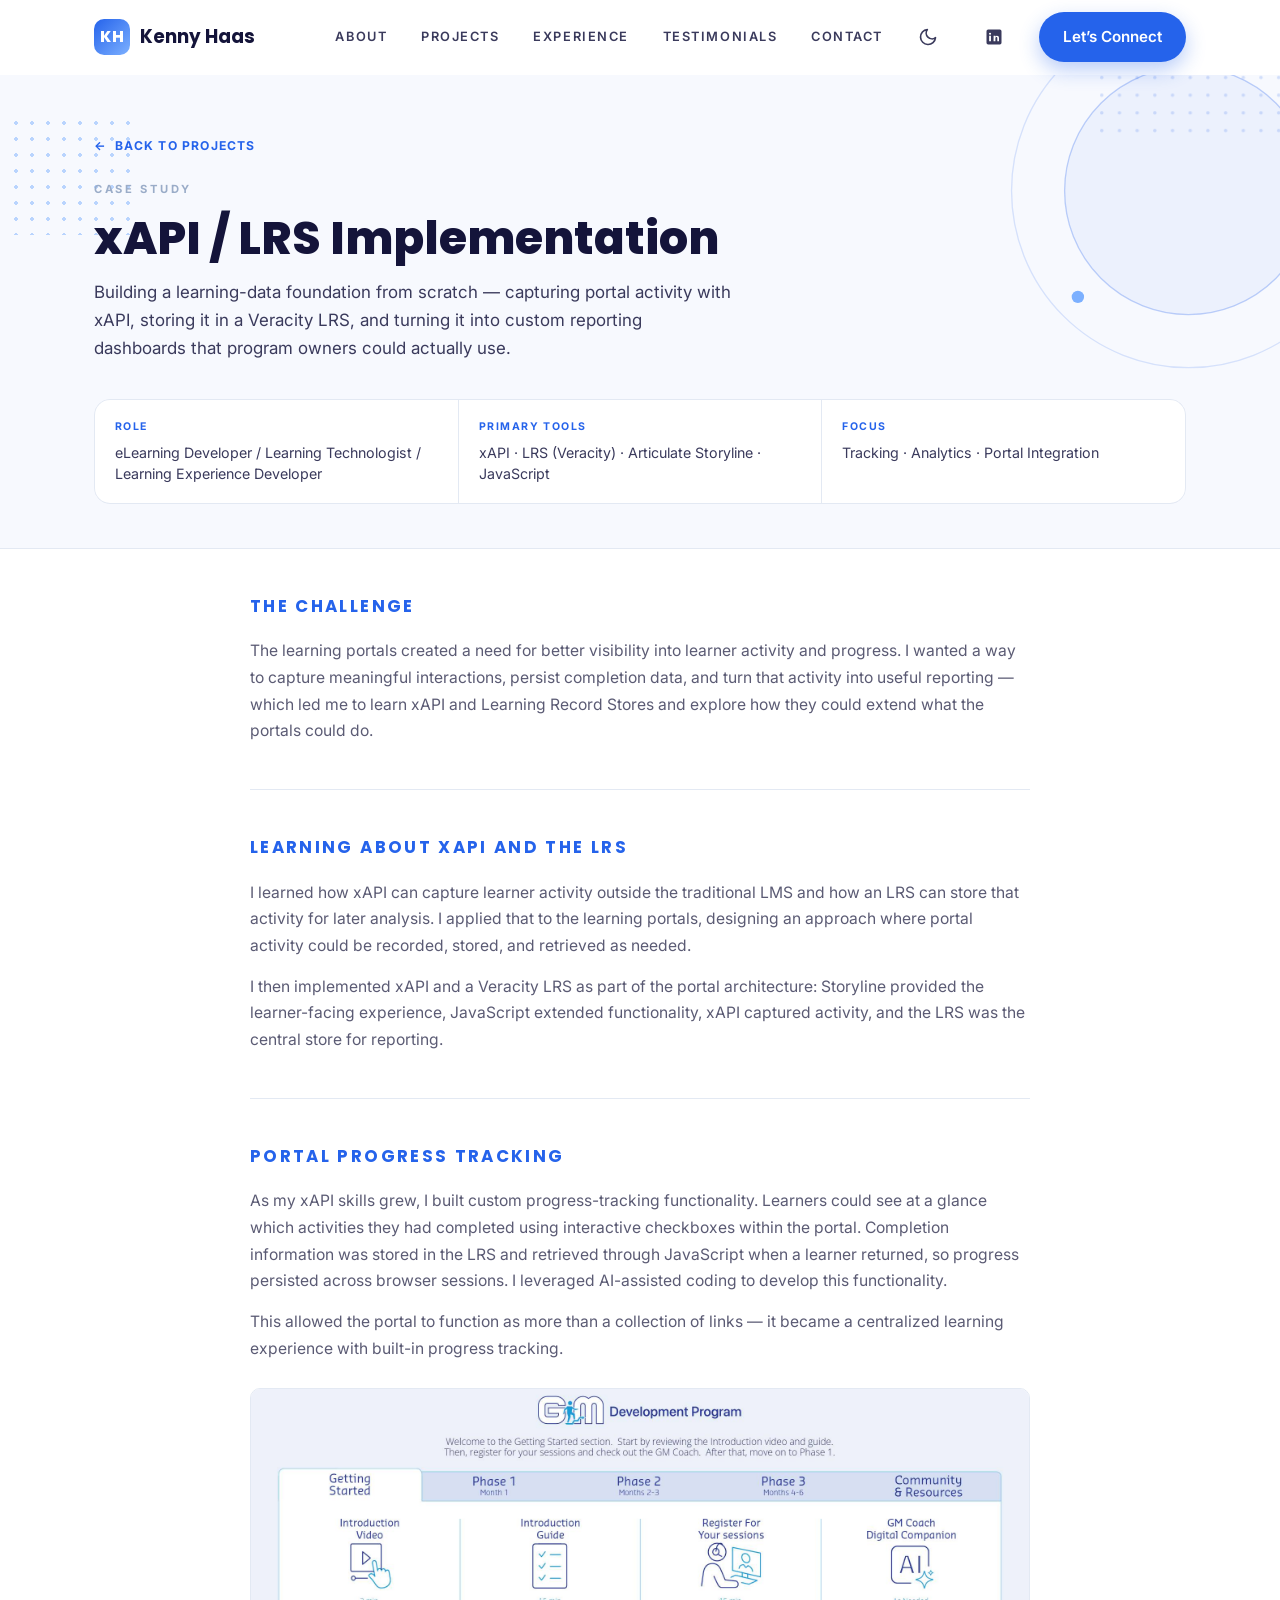
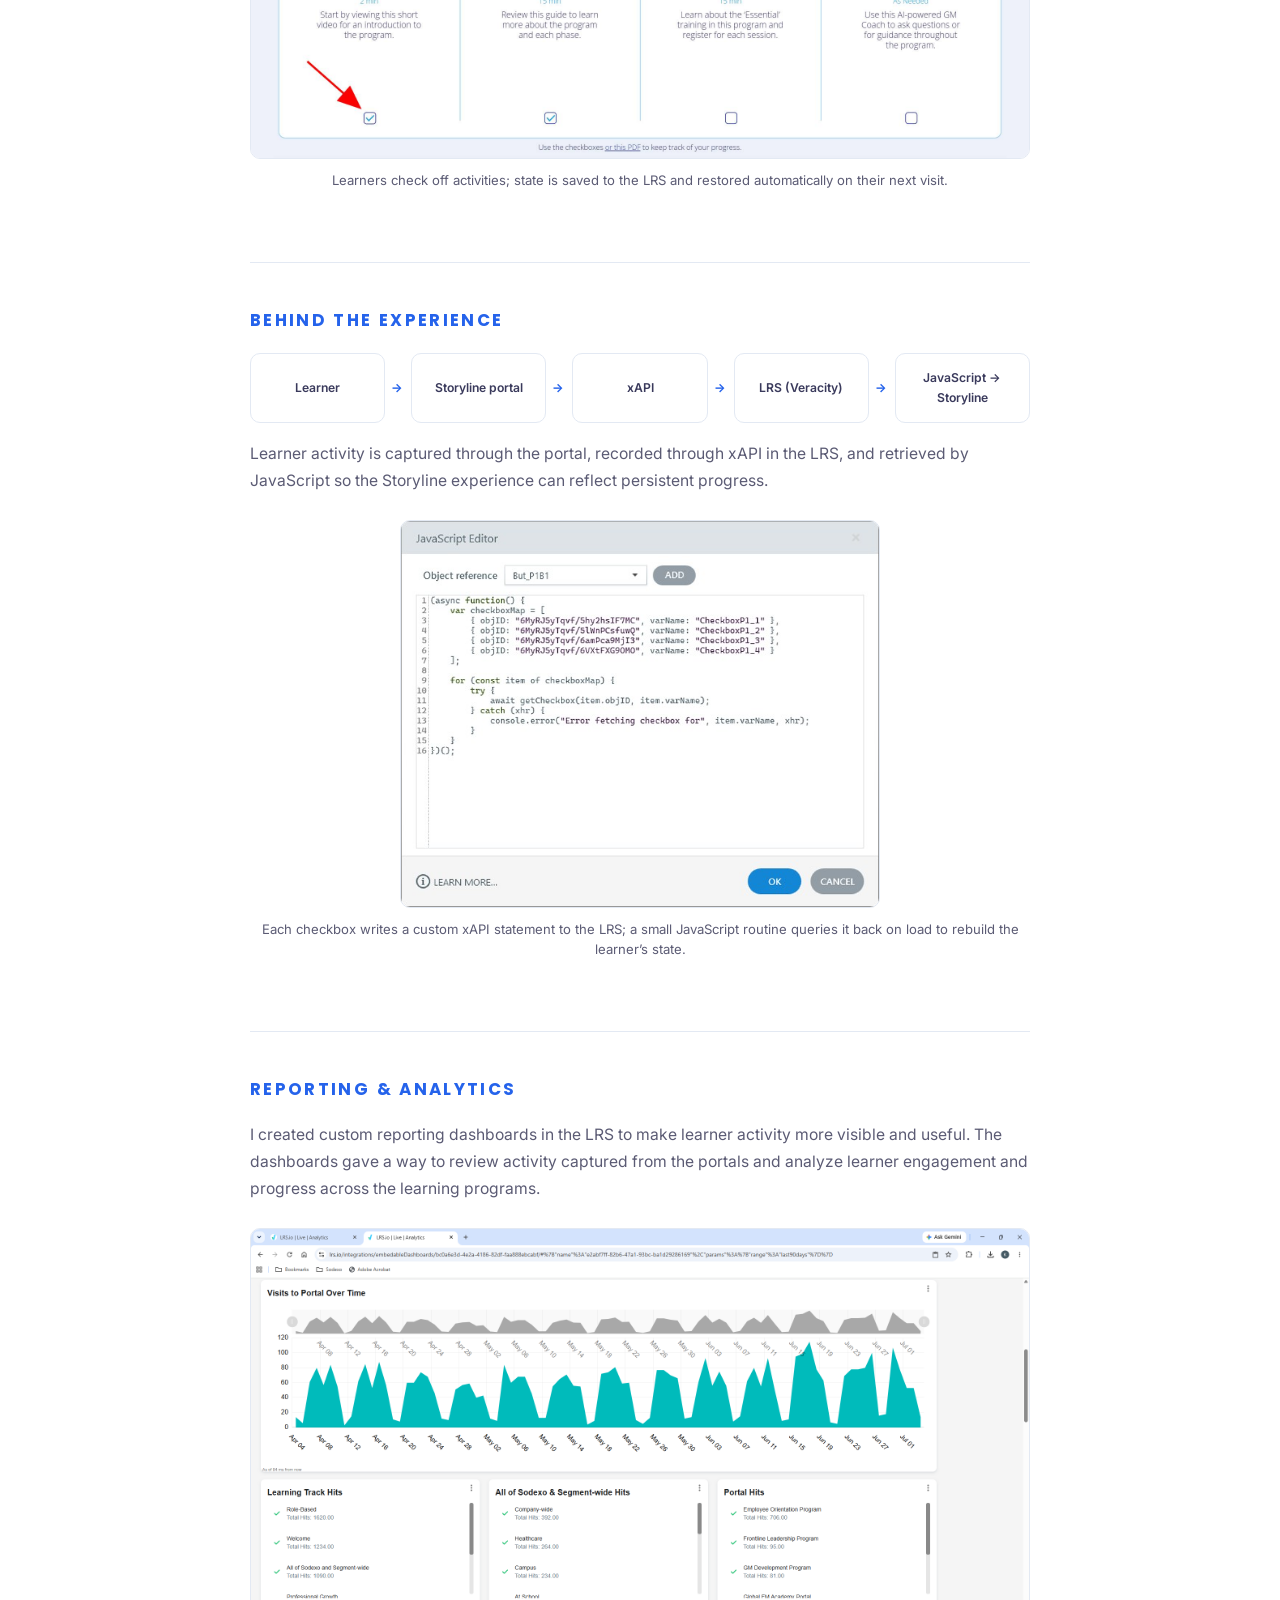
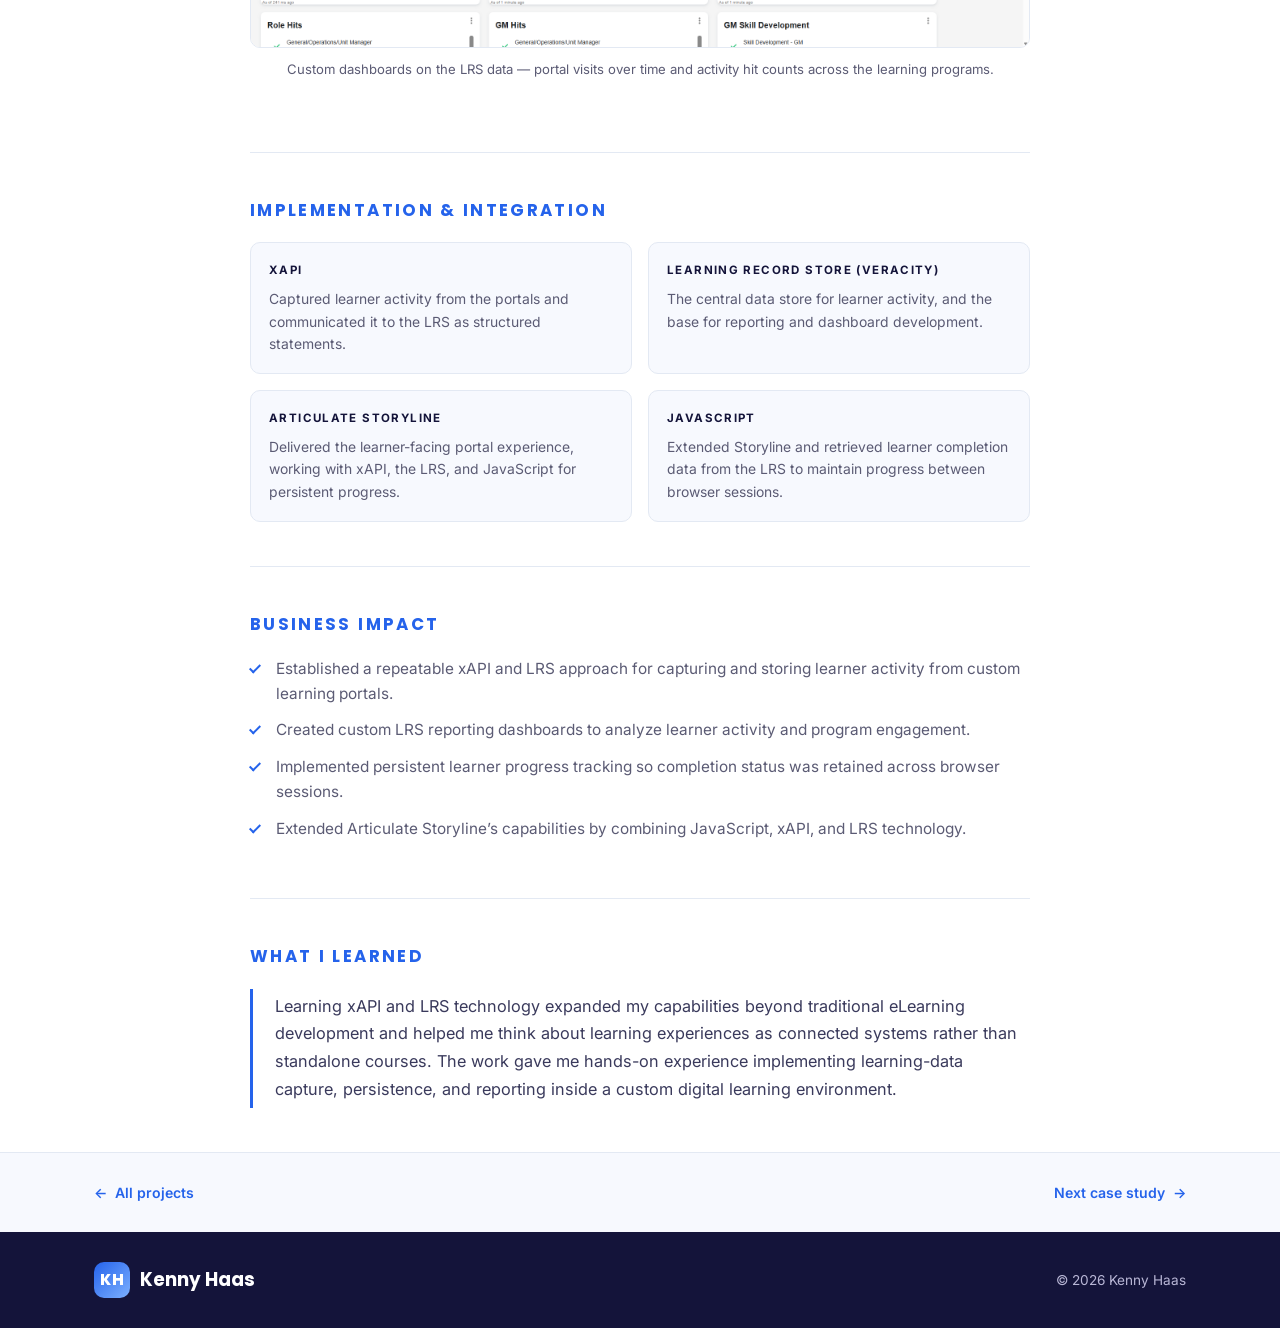
<file: work/xapi.html>
<!DOCTYPE html>
<html lang="en">
<head>
  <meta charset="UTF-8" />
  <meta name="viewport" content="width=device-width, initial-scale=1.0" />

  <!-- Google tag (gtag.js) -->
  <script async src="https://www.googletagmanager.com/gtag/js?id=G-B7SGGYEHKS"></script>
  <script>
    window.dataLayer = window.dataLayer || [];
    function gtag(){dataLayer.push(arguments);}
    gtag('js', new Date());
    gtag('config', 'G-B7SGGYEHKS');
  </script>
  <title>xAPI / LRS Implementation &mdash; Case Study &mdash; Kenny Haas</title>
  <meta name="description" content="Case study: building a learning-data foundation from scratch &mdash; capturing portal activity with xAPI, storing it in a Veracity LRS, and turning it into custom reporting dashboards." />

  <link rel="canonical" href="https://www.klhaas.com/work/xapi.html" />

  <meta property="og:type" content="article" />
  <meta property="og:url" content="https://www.klhaas.com/work/xapi.html" />
  <meta property="og:title" content="xAPI / LRS Implementation &mdash; Case Study &mdash; Kenny Haas" />
  <meta property="og:description" content="Building a learning-data foundation from scratch with xAPI, a Veracity LRS, and custom reporting dashboards." />
  <meta property="og:image" content="https://www.klhaas.com/assets/img/og-image.png" />
  <meta name="twitter:card" content="summary_large_image" />
  <meta name="twitter:title" content="xAPI / LRS Implementation &mdash; Case Study &mdash; Kenny Haas" />
  <meta name="twitter:description" content="Building a learning-data foundation from scratch with xAPI, a Veracity LRS, and custom dashboards." />
  <meta name="twitter:image" content="https://www.klhaas.com/assets/img/og-image.png" />

  <link rel="preconnect" href="https://fonts.googleapis.com" />
  <link rel="preconnect" href="https://fonts.gstatic.com" crossorigin />
  <link href="https://fonts.googleapis.com/css2?family=Inter:wght@400;500;600;700&family=Poppins:wght@600;700;800&display=swap" rel="stylesheet" />
  <link rel="stylesheet" href="../css/style.css" />
  <script>
    document.documentElement.classList.add("js");
    (function () {
      try {
        var t = localStorage.getItem("theme");
        if (t !== "light" && t !== "dark") {
          t = window.matchMedia("(prefers-color-scheme: dark)").matches ? "dark" : "light";
        }
        document.documentElement.setAttribute("data-theme", t);
      } catch (e) {}
    })();
  </script>
  
  <!-- Vercel Web Analytics -->
  <script defer src="https://cdn.vercel-insights.com/v1/script.js"></script>
  
  <link rel="icon" href="data:image/svg+xml,%3Csvg xmlns='http://www.w3.org/2000/svg' viewBox='0 0 32 32'%3E%3Crect width='32' height='32' rx='8' fill='%232563eb'/%3E%3Ctext x='16' y='22' font-family='Arial,sans-serif' font-size='16' font-weight='700' fill='white' text-anchor='middle'%3EKH%3C/text%3E%3C/svg%3E" />
</head>
<body>

  <header class="site-header" id="siteHeader">
    <div class="container header-inner">
      <a href="../index.html" class="logo">
        <span class="logo-badge">KH</span>
        <span class="logo-text">Kenny Haas</span>
      </a>

      <nav class="main-nav" id="mainNav">
        <a href="../index.html#about">About</a>
        <a href="../index.html#projects">Projects</a>
        <a href="../index.html#experience">Experience</a>
        <a href="../index.html#testimonials">Testimonials</a>
        <a href="../index.html#contact">Contact</a>
      </nav>

      <button type="button" class="theme-toggle" id="themeToggle" aria-label="Switch to dark mode">
        <svg class="tt-moon" viewBox="0 0 24 24" fill="none" stroke="currentColor" stroke-width="2" stroke-linecap="round" stroke-linejoin="round" aria-hidden="true"><path d="M21 12.79A9 9 0 1 1 11.21 3 7 7 0 0 0 21 12.79z"/></svg>
        <svg class="tt-sun" viewBox="0 0 24 24" fill="none" stroke="currentColor" stroke-width="2" stroke-linecap="round" stroke-linejoin="round" aria-hidden="true"><circle cx="12" cy="12" r="5"/><line x1="12" y1="1" x2="12" y2="3"/><line x1="12" y1="21" x2="12" y2="23"/><line x1="4.22" y1="4.22" x2="5.64" y2="5.64"/><line x1="1" y1="12" x2="3" y2="12"/><line x1="21" y1="12" x2="23" y2="12"/><line x1="4.22" y1="19.78" x2="5.64" y2="18.36"/><line x1="18.36" y1="5.64" x2="19.78" y2="4.22"/></svg>
      </button>

      <a href="https://www.linkedin.com/in/kenny-haas" class="header-social" target="_blank" rel="noopener" aria-label="Kenny Haas on LinkedIn">
        <svg viewBox="0 0 24 24" fill="currentColor" aria-hidden="true"><path d="M19 3a2 2 0 0 1 2 2v14a2 2 0 0 1-2 2H5a2 2 0 0 1-2-2V5a2 2 0 0 1 2-2h14zM8.34 17V10.4H6.16V17h2.18zM7.25 9.4a1.27 1.27 0 1 0 0-2.54 1.27 1.27 0 0 0 0 2.54zM18 17v-3.62c0-1.94-1.04-2.85-2.42-2.85a2.09 2.09 0 0 0-1.9 1.04V10.4h-2.17c.03.61 0 6.6 0 6.6h2.17v-3.69c0-.2.01-.39.07-.53.16-.39.51-.79 1.11-.79.79 0 1.1.6 1.1 1.47V17H18z"/></svg>
      </a>

      <a href="../index.html#contact" class="btn btn-primary header-cta">Let&rsquo;s Connect</a>

      <button class="nav-toggle" id="navToggle" aria-label="Toggle navigation" aria-expanded="false">
        <span></span><span></span><span></span>
      </button>
    </div>
  </header>

  <main class="cs-main">

    <section class="cs-hero">
      <div class="hero-bg" aria-hidden="true">
        <span class="dot-grid dot-grid-hero"></span>
        <svg class="hero-deco" viewBox="0 0 520 460" xmlns="http://www.w3.org/2000/svg" aria-hidden="true">
          <defs>
            <pattern id="csHeroDots" width="20" height="20" patternUnits="userSpaceOnUse">
              <circle class="hd-fill" cx="2" cy="2" r="2"></circle>
            </pattern>
          </defs>
          <rect x="250" y="0" width="270" height="150" fill="url(#csHeroDots)" opacity="0.18"></rect>
          <circle class="hd-ring" cx="360" cy="210" r="200" opacity="0.16"></circle>
          <circle class="hd-ring" cx="360" cy="210" r="140" opacity="0.28"></circle>
          <circle class="hd-fill" cx="360" cy="210" r="140" opacity="0.05"></circle>
          <circle class="hd-fill" cx="500" cy="120" r="12"></circle>
          <circle class="hd-dot-lt" cx="235" cy="330" r="7"></circle>
        </svg>
      </div>
      <div class="container">
        <a href="../index.html#projects" class="cs-back"><span aria-hidden="true">&larr;</span> Back to projects</a>
        <p class="cs-eyebrow">Case Study</p>
        <h1>xAPI / LRS Implementation</h1>
        <p class="cs-lede">Building a learning-data foundation from scratch &mdash; capturing portal activity with xAPI, storing it in a Veracity LRS, and turning it into custom reporting dashboards that program owners could actually use.</p>

        <dl class="cs-meta">
          <div>
            <dt>Role</dt>
            <dd>eLearning Developer / Learning Technologist / Learning Experience Developer</dd>
          </div>
          <div>
            <dt>Primary Tools</dt>
            <dd>xAPI &middot; LRS (Veracity) &middot; Articulate Storyline &middot; JavaScript</dd>
          </div>
          <div>
            <dt>Focus</dt>
            <dd>Tracking &middot; Analytics &middot; Portal Integration</dd>
          </div>
        </dl>
      </div>
    </section>

    <div class="container">
      <div class="cs-body">

        <section class="cs-section cs-reveal">
          <h2>The Challenge</h2>
          <p>The learning portals created a need for better visibility into learner activity and progress. I wanted a way to capture meaningful interactions, persist completion data, and turn that activity into useful reporting &mdash; which led me to learn xAPI and Learning Record Stores and explore how they could extend what the portals could do.</p>
        </section>

        <section class="cs-section cs-reveal">
          <h2>Learning About xAPI and the LRS</h2>
          <p>I learned how xAPI can capture learner activity outside the traditional LMS and how an LRS can store that activity for later analysis. I applied that to the learning portals, designing an approach where portal activity could be recorded, stored, and retrieved as needed.</p>
          <p>I then implemented xAPI and a Veracity LRS as part of the portal architecture: Storyline provided the learner-facing experience, JavaScript extended functionality, xAPI captured activity, and the LRS was the central store for reporting.</p>
        </section>

        <section class="cs-section cs-reveal">
          <h2>Portal Progress Tracking</h2>
          <p>As my xAPI skills grew, I built custom progress-tracking functionality. Learners could see at a glance which activities they had completed using interactive checkboxes within the portal. Completion information was stored in the LRS and retrieved through JavaScript when a learner returned, so progress persisted across browser sessions. I leveraged AI-assisted coding to develop this functionality.</p>
          <p>This allowed the portal to function as more than a collection of links &mdash; it became a centralized learning experience with built-in progress tracking.</p>
          <figure class="cs-figure">
            <img class="cs-img" src="../assets/case-studies/xapi/xapi-statement.jpg" alt="The xAPI Statement Editor showing a custom completed statement for a portal checkbox" loading="lazy" onerror="this.closest('.cs-figure').classList.add('cs-img-missing')" />
            <div class="cs-shot" aria-hidden="true">
              <svg viewBox="0 0 24 24" fill="none" stroke="currentColor" stroke-width="1.5" stroke-linecap="round" stroke-linejoin="round"><rect x="3" y="3" width="18" height="18" rx="2"/><circle cx="8.5" cy="8.5" r="1.5"/><path d="m21 15-4.5-4.5L5 21"/></svg>
              <span>A custom xAPI statement</span>
              <small>Screenshot</small>
            </div>
            <figcaption>Learners check off activities; state is saved to the LRS and restored automatically on their next visit.</figcaption>
          </figure>
        </section>

        <section class="cs-section cs-reveal">
          <h2>Behind the Experience</h2>
          <div class="cs-flow" aria-hidden="true">
            <div class="cs-step">Learner</div>
            <div class="cs-step">Storyline portal</div>
            <div class="cs-step">xAPI</div>
            <div class="cs-step">LRS (Veracity)</div>
            <div class="cs-step">JavaScript &rarr; Storyline</div>
          </div>
          <p>Learner activity is captured through the portal, recorded through xAPI in the LRS, and retrieved by JavaScript so the Storyline experience can reflect persistent progress.</p>

          <figure class="cs-figure">
            <img class="cs-img cs-img--sm" src="../assets/case-studies/xapi/javascript-lrs.jpg" alt="The JavaScript routine that queries the LRS on load to rebuild the learner's checkbox state" loading="lazy" onerror="this.closest('.cs-figure').classList.add('cs-img-missing')" />
            <div class="cs-shot" aria-hidden="true">
              <svg viewBox="0 0 24 24" fill="none" stroke="currentColor" stroke-width="1.5" stroke-linecap="round" stroke-linejoin="round"><rect x="3" y="3" width="18" height="18" rx="2"/><circle cx="8.5" cy="8.5" r="1.5"/><path d="m21 15-4.5-4.5L5 21"/></svg>
              <span>JavaScript querying the LRS</span>
              <small>Screenshot</small>
            </div>
            <figcaption>Each checkbox writes a custom xAPI statement to the LRS; a small JavaScript routine queries it back on load to rebuild the learner&rsquo;s state.</figcaption>
          </figure>
        </section>

        <section class="cs-section cs-reveal">
          <h2>Reporting &amp; Analytics</h2>
          <p>I created custom reporting dashboards in the LRS to make learner activity more visible and useful. The dashboards gave a way to review activity captured from the portals and analyze learner engagement and progress across the learning programs.</p>
          <figure class="cs-figure">
            <img class="cs-img" src="../assets/case-studies/xapi/dashboard-overview.jpg" alt="An LRS dashboard showing portal visits over time alongside panels of activity hit counts" loading="lazy" onerror="this.closest('.cs-figure').classList.add('cs-img-missing')" />
            <div class="cs-shot" aria-hidden="true">
              <svg viewBox="0 0 24 24" fill="none" stroke="currentColor" stroke-width="1.5" stroke-linecap="round" stroke-linejoin="round"><rect x="3" y="3" width="18" height="18" rx="2"/><circle cx="8.5" cy="8.5" r="1.5"/><path d="m21 15-4.5-4.5L5 21"/></svg>
              <span>LRS reporting dashboard</span>
              <small>Screenshot</small>
            </div>
            <figcaption>Custom dashboards on the LRS data &mdash; portal visits over time and activity hit counts across the learning programs.</figcaption>
          </figure>
        </section>

        <section class="cs-section cs-reveal">
          <h2>Implementation &amp; Integration</h2>
          <div class="cs-tech">
            <div>
              <h3>xAPI</h3>
              <p>Captured learner activity from the portals and communicated it to the LRS as structured statements.</p>
            </div>
            <div>
              <h3>Learning Record Store (Veracity)</h3>
              <p>The central data store for learner activity, and the base for reporting and dashboard development.</p>
            </div>
            <div>
              <h3>Articulate Storyline</h3>
              <p>Delivered the learner-facing portal experience, working with xAPI, the LRS, and JavaScript for persistent progress.</p>
            </div>
            <div>
              <h3>JavaScript</h3>
              <p>Extended Storyline and retrieved learner completion data from the LRS to maintain progress between browser sessions.</p>
            </div>
          </div>
        </section>

        <section class="cs-section cs-reveal">
          <h2>Business Impact</h2>
          <ul class="cs-impact">
            <li>Established a repeatable xAPI and LRS approach for capturing and storing learner activity from custom learning portals.</li>
            <li>Created custom LRS reporting dashboards to analyze learner activity and program engagement.</li>
            <li>Implemented persistent learner progress tracking so completion status was retained across browser sessions.</li>
            <li>Extended Articulate Storyline&rsquo;s capabilities by combining JavaScript, xAPI, and LRS technology.</li>
          </ul>
        </section>

        <section class="cs-section cs-reveal">
          <h2>What I Learned</h2>
          <blockquote class="cs-quote">
            <p>Learning xAPI and LRS technology expanded my capabilities beyond traditional eLearning development and helped me think about learning experiences as connected systems rather than standalone courses. The work gave me hands-on experience implementing learning-data capture, persistence, and reporting inside a custom digital learning environment.</p>
          </blockquote>
        </section>

      </div>
    </div>

    <nav class="cs-pager">
      <div class="container">
        <a href="../index.html#projects"><span aria-hidden="true">&larr;</span> All projects</a>
        <a href="learning-portal.html">Next case study <span aria-hidden="true">&rarr;</span></a>
      </div>
    </nav>

  </main>

  <footer class="site-footer">
    <div class="container footer-inner">
      <a href="../index.html" class="logo">
        <span class="logo-badge">KH</span>
        <span class="logo-text">Kenny Haas</span>
      </a>
      <p>&copy; <span id="year"></span> Kenny Haas</p>
    </div>
  </footer>

  <script src="../js/script.js"></script>
  <script>
    (function () {
      var els = document.querySelectorAll(".cs-reveal");
      if (!els.length) return;
      if (!("IntersectionObserver" in window)) {
        Array.prototype.forEach.call(els, function (el) { el.classList.add("is-visible"); });
        return;
      }
      var io = new IntersectionObserver(function (entries, obs) {
        entries.forEach(function (en) {
          if (en.isIntersecting) { en.target.classList.add("is-visible"); obs.unobserve(en.target); }
        });
      }, { threshold: 0.12 });
      Array.prototype.forEach.call(els, function (el) { io.observe(el); });
    })();
  </script>
</body>
</html>
</file>
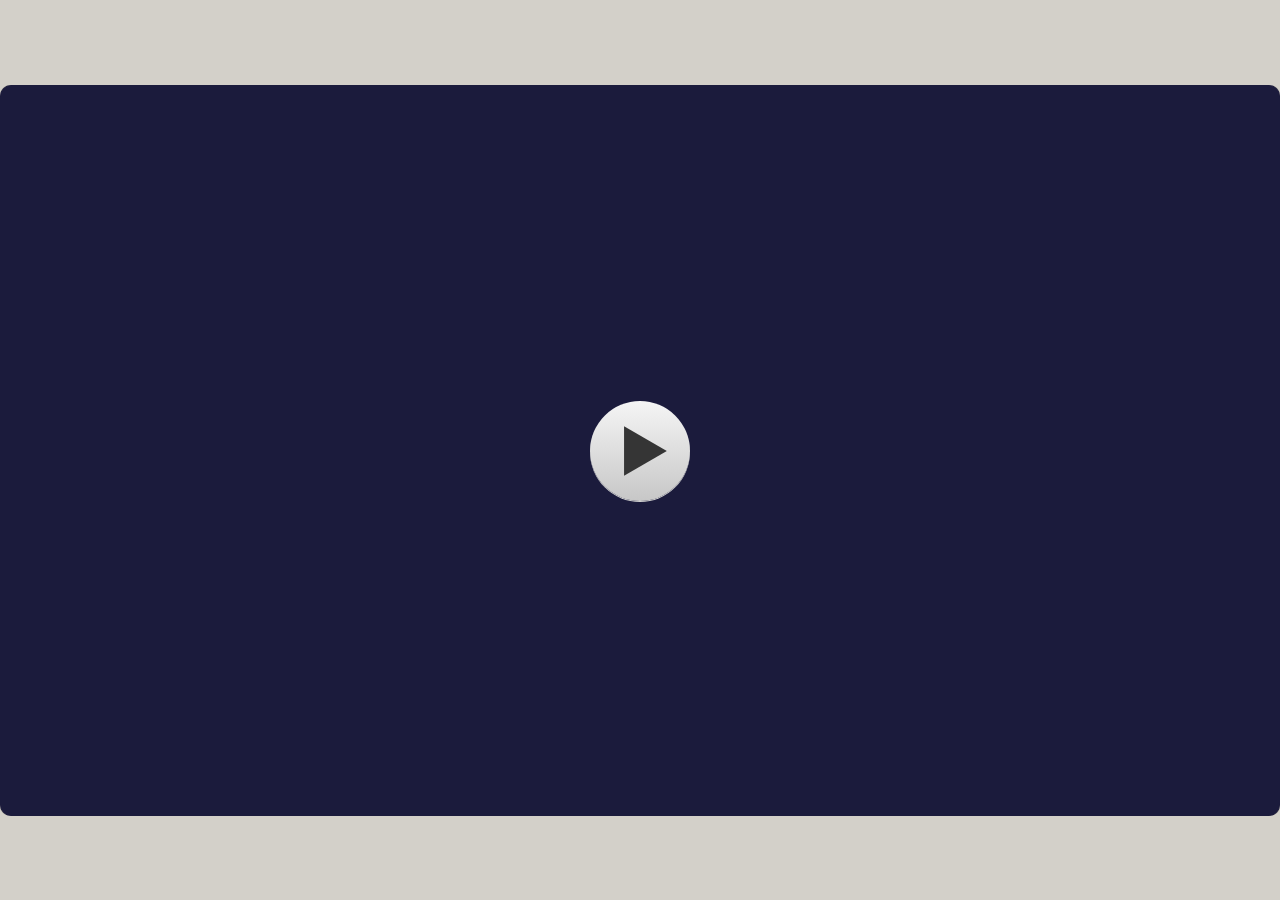
<file: projects/Game/story.html>
﻿<!doctype html>
<html lang="en-US">
<head>
  <meta charset="utf-8">
  <!-- Created using Storyline 360 x64 - http://www.articulate.com  -->
  <!-- version: 3.123.37616.0 -->
  <title>FM Opportunities Challenge: Virtual Search Game</title>
  <meta http-equiv="x-ua-compatible" content="IE=edge"/>
  <meta name="viewport" content="width=device-width,initial-scale=1,user-scalable=no,shrink-to-fit=no,minimal-ui"/>
  <meta name="apple-mobile-web-app-capable" content="yes"/>
  <style>
    html, body { height: 100%; padding: 0; margin: 0 }
    #app { height: 100%; width: 100%; }
  </style>

  <script>
    window.DS = {};
    window.globals = {
      DATA_PATH_BASE: '',
      HAS_FRAME: true,
      HAS_SLIDE: true,

      lmsPresent: false,
      tinCanPresent: false,
      cmi5Present: false,
      aoSupport: false,
      scale: 'show all',
      captureRc: false,
      browserSize: 'optimal',
      bgColor: '#D3D0C9',
      features: 'DropInBase,JsInteractions,LoadPromiseUpgrade,Localization,LocalizationImage,MediaPromiseUpgrade,PlayerMemoryEnhancements,ResumePromiseUpgrade,SlideLevelScale',
      themeName: 'classic',
      preloaderColor: '#FFFFFF',
      suppressAnalytics: true,
      productChannel: 'stable',
      publishSource: 'storyline',
      aid: 'auth0|c95958d0-b37c-0131-2ee8-22000b2f96a1',
      cid: '75b525d2-6de2-4d26-ad07-0b48c00800ee',
      playerVersion: '3.123.37616.0',
      publishTimestamp: '2026-08-19T15:21:23.6718614Z',
      maxIosVideoElements: 10,
      connectionSettings: { mode: 'disabled' },
      hasFeature: function(feature) {
        return this.features.split(',').includes(feature);
      },
      
      parseParams: function(qs) {
        if (window.globals.parsedParams != null) {
          return window.globals.parsedParams;
        }
        qs = (qs || window.location.search.substr(1)).split('+').join(' ');
        var params = {},
            tokens,
            re = /[?&]?([^=]+)=([^&]*)/g;

        while (tokens = re.exec(qs)) {
          params[decodeURIComponent(tokens[1]).trim()] =
            decodeURIComponent(tokens[2]).trim();
        }
        window.globals.parsedParams = params;
        return params;
      }

    };

    if (window.flagsUnderTest != null) {
      window.globals.features = window.flagsUnderTest.reduce((accum, feature) => {
        if (!accum.includes(feature)) {
          accum.push(feature);
        }
        return accum;
      }, window.globals.features.split(',')).join();
    }
  </script>
  <script>
    var isIe11 = ('ActiveXObject' in window || window.MSBlobBuilder != null)
      && window.msCrypto != null && !window.ActiveXObject;
    if (isIe11) {
      window.globals.unsupportedBrowser = true;
      document.write(atob('[base64]'));
    }
  </script>

  <script>
    if (window.globals.hasFeature('Localization')) {
      
      
    }
  </script>

  
  
  <script>window.THREE = { };</script>
  
</head>
<body style="background: #D3D0C9" class="cs-HTML theme-classic">
  <!-- 360 -->
  <script>!function(){var e,i=/iPhone/i,o=/iPod/i,n=/iPad/i,t=/\biOS-universal(?:.+)Mac\b/i,r=/\bAndroid(?:.+)Mobile\b/i,a=/Android/i,d=/(?:SD4930UR|\bSilk(?:.+)Mobile\b)/i,p=/Silk/i,l=/Windows Phone/i,u=/\bWindows(?:.+)ARM\b/i,b=/BlackBerry/i,s=/BB10/i,c=/Opera Mini/i,f=/\b(CriOS|Chrome)(?:.+)Mobile/i,h=/Mobile(?:.+)Firefox\b/i,v=function(e){return void 0!==e&&"MacIntel"===e.platform&&"number"==typeof e.maxTouchPoints&&e.maxTouchPoints>1&&"undefined"==typeof MSStream};e=function(e){var m={userAgent:"",platform:"",maxTouchPoints:0};e||"undefined"==typeof navigator?"string"==typeof e?m.userAgent=e:e&&e.userAgent&&(m={userAgent:e.userAgent,platform:e.platform,maxTouchPoints:e.maxTouchPoints||0}):m={userAgent:navigator.userAgent,platform:navigator.platform,maxTouchPoints:navigator.maxTouchPoints||0};var g=m.userAgent,y=g.split("[FBAN");void 0!==y[1]&&(g=y[0]),void 0!==(y=g.split("Twitter"))[1]&&(g=y[0]);var A=function(e){return function(i){return i.test(e)}}(g),w={apple:{phone:A(i)&&!A(l),ipod:A(o),tablet:!A(i)&&(A(n)||v(m))&&!A(l),universal:A(t),device:(A(i)||A(o)||A(n)||A(t)||v(m))&&!A(l)},amazon:{phone:A(d),tablet:!A(d)&&A(p),device:A(d)||A(p)},android:{phone:!A(l)&&A(d)||!A(l)&&A(r),tablet:!A(l)&&!A(d)&&!A(r)&&(A(p)||A(a)),device:!A(l)&&(A(d)||A(p)||A(r)||A(a))||A(/\bokhttp\b/i)},windows:{phone:A(l),tablet:A(u),device:A(l)||A(u)},other:{blackberry:A(b),blackberry10:A(s),opera:A(c),firefox:A(h),chrome:A(f),device:A(b)||A(s)||A(c)||A(h)||A(f)},any:!1,phone:!1,tablet:!1};return w.any=w.apple.device||w.android.device||w.windows.device||w.other.device,w.phone=w.apple.phone||w.android.phone||w.windows.phone,w.tablet=w.apple.tablet||w.android.tablet||w.windows.tablet,w}(),"object"==typeof exports&&"undefined"!=typeof module?module.exports=e:"function"==typeof define&&define.amd?define((function(){return e})):this.isMobile=e}();
    window.isMobile.apple.tablet = window.isMobile.apple.tablet ||
      (navigator.platform === 'MacIntel' && navigator.maxTouchPoints > 1);
    window.isMobile.apple.device = window.isMobile.apple.device || window.isMobile.apple.tablet;
    window.isMobile.tablet = window.isMobile.tablet || window.isMobile.apple.tablet;
    window.isMobile.any = window.isMobile.any || window.isMobile.apple.tablet;
  </script>

  <div id="focus-sink" tabindex="-1"></div>

  <div id="preso"></div>
  <script>
    (function() {

      var classTypes = [ 'desktop', 'mobile', 'phone', 'tablet' ];

      var addDeviceClasses = function(prefix, testObj) {
        var curr, i;
        for (i = 0; i < classTypes.length; i++) {
          curr = classTypes[i];
          if (testObj[curr]) {
            document.body.classList.add(prefix + curr);
          }
        }
      };

      var params = window.globals.parseParams(),
          isDevicePreview = params.devicepreview === '1',
          isPhoneOverride = params.deviceType === 'phone' || (isDevicePreview && params.phone == '1'),
          isTabletOverride = (params.deviceType === 'tablet' || isDevicePreview) && !isPhoneOverride,
          isMobileOverride = isPhoneOverride || isTabletOverride;

      var deviceView = {
        desktop: !window.isMobile.any && !isMobileOverride,
        mobile: window.isMobile.any || isMobileOverride,
        phone: isPhoneOverride || (window.isMobile.phone && !isTabletOverride),
        tablet: isTabletOverride || window.isMobile.tablet
      };

      window.globals.deviceView = deviceView;
      window.isMobile.desktop = !window.isMobile.any;
      window.isMobile.mobile = window.isMobile.any;

      addDeviceClasses('view-', deviceView);

    })();
  </script>
  
  <script src='story_content/triggers.js' type=text/javascript></script>
<script src='story_content/user.js' type=text/javascript></script>
  <div class="slide-loader"></div>

  <script>
    if (window.globals.deviceView.isMobile) { var doc = document, loader = doc.body.querySelector('.slide-loader'); [ 1, 2, 3 ].forEach(function(n) { var d = doc.createElement('div'); d.style.backgroundColor = window.globals.preloaderColor; d.classList.add('mobile-loader-dot'); d.classList.add('dot' + n); loader.appendChild(d); }); }
  </script>

  <div class="mobile-load-title-overlay" style="display: none">
    <div class="mobile-load-title">FM Opportunities Challenge: Virtual Search Game</div>
  </div>

  <div class="mobile-chrome-warning"></div>

  
<style>
  .warn-connection-dialog {
    display: none;
    background: transparent;
    pointer-events: all;
    position: fixed;
    left: 0;
    top: 0;
    width: 100%;
    height: 100%;
    z-index: 999;
  }

  .warn-connection-content {
    pointer-events: all;
    border-radius: 4px;
    background: white;
    border: 1px solid #E7E7E7;
    color: #333333;
    box-shadow: 0 2px 4px rgba(0, 0, 0, 0.25);
    transition: all 150ms ease-out;
    position: absolute;
    white-space: nowrap;
  }

  .view-phone.is-landscape .warn-connection-content {
    left: 23px;
    bottom: 23px;
  }

  .view-tablet.is-landscape .warn-connection-content {
    left: 50%;
    top: 20px;
    transform: translateX(-50%);
  }

  .view-mobile.is-portrait .warn-connection-content {
    transform: translate(-50%, calc(-100% - 15px));
  }

  .warn-connection-content p {
    display: inline-block;
    margin: 0 8px 0 0;
    line-height: 33px;
    font-size: 11px;
  }

  .warn-connection-content svg {
    position: relative;
    vertical-align: middle;
    margin: 0 2px 2px 8px;
  }

  .view-desktop .warn-connection-content {
    left: 1.5em;
    bottom: 1.5em;
  }

  .view-desktop .warn-connection-content p {
    font-size: 1.1em;
  }

  .is-offline .warn-connection-dialog {
    display: block;
  }

  .is-offline .cs-panel * {
    pointer-events: none !important;
  }

  .is-offline .cs-panel {
    pointer-events: all !important;
  }

  .is-offline #nav-controls * {
    pointer-events: none !important;
  }

  .is-offline #nav-controls {
    pointer-events: all !important;
  }
</style>

<div class="warn-connection-dialog" role="alertdialog" aria-modal="true" tabindex="0" aria-labelledby="warn-connection-message">
  <div class="warn-connection-content">
    <svg width="17" height="15" viewBox="0 0 17 15" xmlns="http://www.w3.org/2000/svg">
      <path fill="#8F0000" stroke="white" d="M16.07,12.98 L15.88,12.23 L9.51,1.21 C8.97,0.26,7.6,0.26,7.06,1.21 L0.69,12.23 C0.15,13.16,0.81,14.36,1.91,14.36 H14.65 C15.47,14.36,16.05,13.7,16.07,12.98 Z"/>
      <path fill="white" stroke="white" d="M8.58,5.5 C8.35,5.28,8.5,5.35,8.21,5.32 C8.09,5.35,7.97,5.49,7.96,5.67 C7.97,5.79,7.98,5.92,7.98,6.04 L7.98,6.04 C7.99,6.17,8,6.31,8.01,6.43 L8.01,6.44 C8.03,6.92,8.06,7.41,8.09,7.9 L8.09,7.9 C8.12,8.39,8.14,8.88,8.17,9.37 C8.17,9.39,8.18,9.42,8.2,9.44 C8.23,9.46,8.25,9.47,8.28,9.47 C8.31,9.47,8.34,9.46,8.35,9.44 C8.37,9.43,8.38,9.4,8.39,9.35 L8.39,9.34 C8.39,9.24,8.4,9.15,8.4,9.05 L8.4,9.05 C8.41,8.96,8.41,8.86,8.42,8.75 C8.43,8.44,8.45,8.12,8.47,7.81 L8.47,7.81 C8.49,7.49,8.51,7.18,8.53,6.87 C8.55,6.46,8.56,6.05,8.59,5.64 L8.6,5.62 C8.6,5.57,8.59,5.53,8.58,5.5 L8.21,5.32 Z"/>
      <circle fill="white" stroke="white" cx="8.3" cy="11.35" r="0.3"/>
    </svg>
    <p id="warn-connection-message">You are offline. Trying to reconnect...</p>
  </div>
</div>

<script>
  (function() {
    window.DS.connection = {
      warningShown: false,
      assets: {},
      loadingAssetGroup: false,
      retryDelay: 500
    };

    var connectionSettings = window.globals.connectionSettings || {};

    var useConnectionMessages = window.AbortController != null &&
      window.location.protocol != 'file:' &&
      connectionSettings.mode === 'normal';

    window.DS.connection.useConnectionMessages = useConnectionMessages;

    var assetCount = 0;
    var checkLoadedId;


    if (useConnectionMessages && connectionSettings != null) {
      var contentEl = document.querySelector('.warn-connection-content');
      var messageEl = contentEl.querySelector('p');

      if (connectionSettings.useDarkTheme) {
        contentEl.style.borderColor = '#BABBBA';
        contentEl.style.backgroundColor = '#282828';
        contentEl.style.color = '#FFFFFF';
      }

      if (connectionSettings.message != null) {
        messageEl.textContent = window.decodeURIComponent(connectionSettings.message);
      }
    }

    function checkAssetsReady() {
      for (var i in DS.connection.assets) {
        if (!DS.connection.assets[i].success) {
          return false;
        }
      }
      return true;
    }

    function stopAssetGroup() {
      if (!useConnectionMessages) { return; }

      assetCount = 0;

      DS.connection.oldAssetGroup = DS.connection.assets;
      DS.connection.assets = {};
      DS.connection.loadingAssetGroup = false;
      clearInterval(checkLoadedId);
    }

    function startAssetGroup() {
      if (!useConnectionMessages) { return; }
      var ticks = 0;
      clearInterval(checkLoadedId);
      checkLoadedId = setInterval(function() {
        var loaded = 0;
        if (assetCount === 0 && loaded === 0) {
          clearInterval(checkLoadedId);
          return;
        }

        for (var i in DS.connection.assets) {
          if (DS.connection.assets[i].success) {
            loaded++;
          }
        }

        if (assetCount === loaded && checkAssetsReady()) {
          for (var i in DS.connection.assets) {
            if (DS.connection.assets[i].action) {
              DS.connection.assets[i].action();
            }
          }
          hideWarning();
          stopAssetGroup();
        }
      }, 100)
    }

    function requiredAsset(url, action, retry, type) {
      if (!useConnectionMessages) { return; }
      if (DS.connection.assets[url]) { return; }

      DS.connection.assets[url] = {
        success: false, action: action, retry: retry, type: type
      };
      assetCount = Object.keys(DS.connection.assets).length;
      if (!DS.connection.loadingAssetGroup) {
        startAssetGroup();
      }
      DS.connection.loadingAssetGroup = true;
    }

    function assetLoaded(url) {
      if (!useConnectionMessages) { return; }
      if (DS.connection.assets[url]) {
        DS.connection.assets[url].success = true;
      }
    }

    function assetFailed(url) {
      if (!useConnectionMessages) { return; }
      if (!DS.connection.assets[url]) {
        if (/\.js$/.test(url) && url.indexOf('transcripts') === -1) {
          setTimeout(function() {
            if (DS.connection.lastSlideLoaded != null) {
              DS.connection.lastSlideLoaded();
            }
          }, DS.connection.retryDelay);
        }
        return;
      }
      if (!DS.connection.warningShown) { showWarning(); }
      if (DS.connection.assets[url].retry) {
        setTimeout(function() {
          if (!DS.connection.assets[url].success) {
            DS.connection.assets[url].retry()
          }
        }, DS.connection.retryDelay);
      }
    }

    function hideWarning() {
      document.body.classList.remove('is-offline');
      DS.connection.warningShown = false;
      enableKeys();
    }
    DS.connection.hideWarning = hideWarning

    function showWarning(btn) {
      document.body.classList.add('is-offline')
      DS.connection.warningShown = true;
      updateWarningPosition();
      disableKeys();
    }

    function updateWarningPosition() {
      if (!DS.connection.warningShown) {
        return;
      }

      var isPortrait = document.body.classList.contains('is-portrait');
      var isMobile = document.body.classList.contains('view-mobile');
      var warningEl = document.querySelector('.warn-connection-content');

      if (isPortrait && isMobile) {
        var slide = document.querySelector('.primary-slide');
        var slideRect = slide != null
          ? slide.getBoundingClientRect()
          : { top: window.innerHeight, left: 0, width: window.innerWidth };

        warningEl.style.top = `${slideRect.top}px`
        warningEl.style.left = `${slideRect.left + slideRect.width / 2}px`
      } else {
        warningEl.style.top = null;
        warningEl.style.left = null;
      }

      window.requestAnimationFrame(updateWarningPosition);
    }

    function onDisableKeyDown(e) {
      e.preventDefault();
      e.stopImmediatePropagation();
    }

    function onDisableKeyUp(e) {
      e.preventDefault();
      e.stopImmediatePropagation();
    }

    var accStyle = document.createElement('style');
    var warnDialogEl = document.querySelector('.warn-connection-dialog');

    function disableKeys() {
      if (DS.views && DS.views.nsStack && DS.views.nsStack.length === 1) {
        DS.views.nsStack[0].tabReachable = false
        DS.views.nsStack[0].updateTabIndex(true);
      }

      accStyle.innerHTML = '.acc-shadow-dom { display: none; }';
      document.body.appendChild(accStyle);

      warnDialogEl.parentNode.append(warnDialogEl);
      warnDialogEl.focus();
    }

    function enableKeys() {
      accStyle.remove();
      if (DS.views && DS.views.nsStack && DS.views.nsStack.length === 1 && DS.views.nsStack[0].name === '_frame') {
        DS.views.nsStack[0].tabReachable = true;
        DS.views.nsStack[0].updateTabIndex();
      }
    }

    // these will all be noops if the feature flag isn't set in
    // the data and `window.globals.features`
    DS.connection.requiredAsset = requiredAsset;
    DS.connection.assetLoaded = assetLoaded;
    DS.connection.assetFailed = assetFailed;
    DS.connection.stopAssetGroup = stopAssetGroup;
    DS.connection.startAssetGroup = startAssetGroup;
  })();
</script>


  <script>
    
    if (window.autoSpider && window.vInterfaceObject) {
      document.querySelector('.mobile-load-title-overlay').style.display = 'none';
    }
  </script>

  

  <link rel="stylesheet" href="html5/data/css/output.min.css" data-noprefix/>
</body>
<script src="html5/lib/scripts/bootstrapper.min.js"></script>
</html>
</file>
<file: css/style.css>
/* =========================================================
   Kenny Haas — Portfolio (Option 1)
   ========================================================= */

:root {
  color-scheme: light;

  --brand:         #2563eb;
  --brand-dark:    #1d4ed8;   /* hover accent */
  --brand-light:   #7cb0ff;
  --brand-50:      #eff5ff;   /* tinted surface: section bg, panels, hover fills */
  --brand-100:     #dbe9ff;   /* icon-chip bg */
  --ink:           #14143a;
  --ink-soft:      #3a3a5c;
  --body:          #5b5b74;
  --line:          #e3e9f3;
  --white:         #ffffff;
  --bg:            #ffffff;
  --bg-alt:        #f7f9fe;

  --surface:       #ffffff;   /* cards, panels, mobile nav */
  --surface-2:     #f3f4f8;   /* modal stage, photo frame */
  --header-bg:     rgba(255, 255, 255, .85);
  --hero-top:      #ffffff;   /* hero gradient top */
  --thumb-bg:      #eef4ff;   /* project screenshot backdrop */
  --hover-bg:      #f1f0f7;   /* subtle hover surface */
  --muted:         #9aacc8;   /* placeholder / fallback text */
  --footer-bg:     #14143a;
  --footer-fg:     #b9b7d6;

  --accent-violet: #7c3aed;
  --accent-orange: #f0842b;
  --accent-green:  #4aa745;
  --accent-red:    #dc2626;
  --accent-teal:   #12a2a2;
  --accent-pink:   #e0468c;

  --radius:        16px;
  --radius-sm:     10px;
  --shadow-sm:     0 1px 3px rgba(20, 20, 58, .06), 0 1px 2px rgba(20, 20, 58, .04);
  --shadow-md:     0 10px 30px rgba(20, 20, 58, .08);
  --shadow-lg:     0 24px 60px rgba(29, 78, 216, .18);
  --container:     1140px;
  --ease:          cubic-bezier(.4, 0, .2, 1);

  --font-head: "Poppins", "Segoe UI", system-ui, -apple-system, sans-serif;
  --font-body: "Inter", "Segoe UI", system-ui, -apple-system, sans-serif;
}

/* ---------- Dark theme ---------- */
:root[data-theme="dark"] {
  color-scheme: dark;

  --brand:         #5b9dff;
  --brand-dark:    #82b6ff;   /* hover = brighter on dark */
  --brand-light:   #6f9de8;
  --brand-50:      #172032;
  --brand-100:     #1f2c48;
  --ink:           #f2f4fb;
  --ink-soft:      #c2c8dd;
  --body:          #9aa1bb;
  --line:          #2a3350;
  --bg:            #0f1220;
  --bg-alt:        #12162a;

  --surface:       #171c2e;
  --surface-2:     #10131f;
  --header-bg:     rgba(15, 18, 32, .82);
  --hero-top:      #0d0f18;
  --thumb-bg:      #0e1626;
  --hover-bg:      #20263c;
  --muted:         #5a6178;
  --footer-bg:     #0a0c14;
  --footer-fg:     #8b90a8;

  --shadow-sm:     0 1px 3px rgba(0, 0, 0, .4), 0 1px 2px rgba(0, 0, 0, .3);
  --shadow-md:     0 10px 30px rgba(0, 0, 0, .45);
  --shadow-lg:     0 24px 60px rgba(0, 0, 0, .55);
}

/* Smooth colour fade only while the toggle is flipping (JS adds/removes .theme-anim) */
.theme-anim,
.theme-anim *,
.theme-anim *::before,
.theme-anim *::after {
  transition: background-color .3s var(--ease),
              border-color .3s var(--ease),
              color .3s var(--ease),
              fill .3s var(--ease),
              stroke .3s var(--ease),
              box-shadow .3s var(--ease) !important;
}

/* ---------- Reset ---------- */
*, *::before, *::after { box-sizing: border-box; margin: 0; padding: 0; }

html { scroll-behavior: smooth; scroll-padding-top: 90px; }

body {
  font-family: var(--font-body);
  color: var(--body);
  background: var(--bg);
  line-height: 1.65;
  -webkit-font-smoothing: antialiased;
  overflow-x: hidden;
}

img { max-width: 100%; display: block; }
a { color: inherit; text-decoration: none; }
ul { list-style: none; }

.container {
  width: 100%;
  max-width: var(--container);
  margin-inline: auto;
  padding-inline: 24px;
}

/* ---------- Buttons ---------- */
.btn {
  display: inline-flex;
  align-items: center;
  gap: 10px;
  font-family: var(--font-body);
  font-weight: 600;
  font-size: .95rem;
  padding: 12px 24px;
  border-radius: 999px;
  border: none;
  cursor: pointer;
  transition: transform .18s var(--ease), box-shadow .18s var(--ease), background .18s var(--ease);
  white-space: nowrap;
}
.btn svg { width: 18px; height: 18px; }

.btn-primary {
  background: var(--brand);
  color: #fff;
  box-shadow: 0 8px 20px rgba(37, 99, 235, .32);
}
.btn-primary:hover {
  background: var(--brand-dark);
  transform: translateY(-2px);
  box-shadow: 0 12px 26px rgba(37, 99, 235, .4);
}
.btn:active { transform: scale(.97); }
.btn-primary:active { transform: translateY(0) scale(.97); }
.btn-lg { padding: 15px 30px; font-size: 1rem; }

/* ---------- Header ---------- */
.site-header {
  position: sticky;
  top: 0;
  z-index: 100;
  background: var(--header-bg);
  backdrop-filter: saturate(180%) blur(12px);
  border-bottom: 1px solid transparent;
  transition: box-shadow .25s var(--ease), border-color .25s var(--ease);
}
.site-header.is-scrolled {
  box-shadow: var(--shadow-sm);
  border-bottom-color: var(--line);
}
.header-inner {
  display: flex;
  align-items: center;
  gap: 24px;
  height: 74px;
}

.logo {
  display: inline-flex;
  align-items: center;
  gap: 10px;
  font-family: var(--font-head);
  flex-shrink: 0;
  transition: transform .18s var(--ease);
}
.logo:hover { transform: translateY(-2px); }
.logo:active { transform: translateY(0) scale(.98); }
.logo-badge {
  display: grid;
  place-items: center;
  width: 36px; height: 36px;
  border-radius: 10px;
  background: linear-gradient(135deg, var(--brand), var(--brand-light));
  color: #fff;
  font-weight: 800;
  font-size: .95rem;
  letter-spacing: .5px;
}
.logo-text { font-weight: 700; font-size: 1.15rem; color: var(--ink); white-space: nowrap; }

.main-nav {
  display: flex;
  gap: 34px;
  margin-left: auto;
}
.main-nav a {
  font-size: .8rem;
  font-weight: 600;
  letter-spacing: .12em;
  text-transform: uppercase;
  color: var(--ink-soft);
  padding: 6px 0;
  position: relative;
  transition: color .18s var(--ease);
}
.main-nav a::after {
  content: "";
  position: absolute;
  left: 0; bottom: 0;
  width: 0; height: 2px;
  background: var(--brand);
  transition: width .22s var(--ease);
}
.main-nav a:hover,
.main-nav a.is-active { color: var(--brand); }
.main-nav a:hover::after,
.main-nav a.is-active::after { width: 100%; }

/* Below ~1120px the full desktop header runs out of room and the "Kenny Haas"
   logo starts wrapping. Drop the CTA (Contact is still in the nav) and tighten
   the header/nav spacing so it stays on one line down to the mobile breakpoint. */
@media (max-width: 1120px) {
  .header-cta { display: none; }
  .header-inner { gap: 16px; }
  .main-nav { gap: 22px; }
}

.header-cta { flex-shrink: 0; }

.header-social {
  display: grid;
  place-items: center;
  width: 42px;
  height: 42px;
  border-radius: 10px;
  color: var(--ink-soft);
  flex-shrink: 0;
  transition: color .18s var(--ease), background .18s var(--ease);
}
.header-social:hover { color: var(--brand); background: var(--brand-50); }
.header-social svg { width: 20px; height: 20px; }

.theme-toggle {
  display: grid;
  place-items: center;
  width: 42px;
  height: 42px;
  border: none;
  border-radius: 10px;
  background: transparent;
  color: var(--ink-soft);
  cursor: pointer;
  flex-shrink: 0;
  transition: color .18s var(--ease), background .18s var(--ease);
}
.theme-toggle:hover { color: var(--brand); background: var(--brand-50); }
.theme-toggle svg { width: 20px; height: 20px; }
.theme-toggle .tt-sun { display: none; }
.theme-toggle .tt-moon { display: block; }
:root[data-theme="dark"] .theme-toggle .tt-sun { display: block; }
:root[data-theme="dark"] .theme-toggle .tt-moon { display: none; }

.nav-toggle {
  display: none;
  flex-direction: column;
  gap: 5px;
  background: none;
  border: none;
  cursor: pointer;
  padding: 8px;
  margin-left: auto;
}
.nav-toggle span {
  width: 24px; height: 2px;
  background: var(--ink);
  border-radius: 2px;
  transition: transform .25s var(--ease), opacity .2s var(--ease);
}
.nav-toggle[aria-expanded="true"] span:nth-child(1) { transform: translateY(7px) rotate(45deg); }
.nav-toggle[aria-expanded="true"] span:nth-child(2) { opacity: 0; }
.nav-toggle[aria-expanded="true"] span:nth-child(3) { transform: translateY(-7px) rotate(-45deg); }

/* ---------- Decorative shapes ---------- */
.hero-bg { position: absolute; inset: 0; overflow: hidden; pointer-events: none; z-index: 0; }
.dot-grid {
  position: absolute;
  width: 130px; height: 120px;
  background-image: radial-gradient(var(--brand-light) 1.6px, transparent 1.6px);
  background-size: 16px 16px;
  opacity: .5;
}
.dot-grid-hero { left: 8px; top: 40px; }
.dot-grid-contact { left: 12px; bottom: 30px; }

/* Hero geometric decoration (top-right) */
.hero-deco {
  position: absolute;
  top: -40px;
  right: -40px;
  width: min(46vw, 560px);
  height: auto;
  overflow: visible;
  color: var(--brand);
}
.hero-deco .hd-ring   { fill: none; stroke: currentColor; stroke-width: 1.5; }
.hero-deco .hd-fill   { fill: currentColor; }
.hero-deco .hd-dot-lt { fill: var(--brand-light); }

/* Contact geometric decoration (bottom-right) */
.contact-deco {
  position: absolute;
  right: -40px;
  bottom: -60px;
  width: min(46vw, 560px);
  height: auto;
  overflow: visible;
  color: var(--brand);
}
.contact-deco .cd-ring   { fill: none; stroke: currentColor; stroke-width: 1.5; }
.contact-deco .cd-fill   { fill: currentColor; }
.contact-deco .cd-dot-lt { fill: var(--brand-light); }

/* Projects ambient decoration (top-left, quieter than the hero) */
.section-projects .container { position: relative; z-index: 1; }
.projects-deco {
  position: absolute;
  left: -70px;
  top: -50px;
  width: min(44vw, 500px);
  height: auto;
  overflow: visible;
  color: var(--brand);
}
.projects-deco .pd-ring   { fill: none; stroke: currentColor; stroke-width: 1.5; }
.projects-deco .pd-fill   { fill: currentColor; }
.projects-deco .pd-dot-lt { fill: var(--brand-light); }

@media (max-width: 780px) {
  .hero-deco { top: -24px; right: -30px; width: min(64vw, 360px); }
  .contact-deco { right: -30px; bottom: -40px; width: min(64vw, 360px); }
  .projects-deco { left: -50px; top: -30px; width: min(66vw, 360px); }
  /* on phones these small floating dots crowd the headings and read like stray punctuation */
  .hero-deco .hd-accent,
  .hero-deco .hd-dot-lt,
  .projects-deco .pd-accent,
  .projects-deco .pd-dot-lt,
  .contact-deco .cd-accent,
  .contact-deco .cd-dot-lt { display: none; }
}

/* ---------- Hero ---------- */
.hero {
  position: relative;
  background: linear-gradient(180deg, var(--hero-top) 0%, var(--brand-50) 100%);
  padding: 90px 0 110px;
}
.hero-inner { position: relative; z-index: 1; }
.eyebrow {
  font-family: var(--font-head);
  font-weight: 700;
  text-transform: uppercase;
  letter-spacing: .34em;
  color: var(--brand);
  font-size: .95rem;
  margin-bottom: 10px;
}
.hero-name {
  font-family: var(--font-head);
  font-weight: 800;
  color: var(--ink);
  font-size: clamp(2.4rem, 11vw, 8.5rem);
  line-height: .98;
  letter-spacing: -.02em;
}
.hero-roles {
  margin-top: 18px;
  color: var(--brand);
  font-weight: 500;
  font-size: clamp(1rem, 2.1vw, 1.20rem);
}
.hero-status {
  margin-top: 16px;
  display: inline-flex;
  align-items: center;
  gap: 10px;
  font-size: .95rem;
  font-weight: 500;
  color: var(--ink-soft);
}
.status-dot {
  flex-shrink: 0;
  width: 9px;
  height: 9px;
  border-radius: 50%;
  background: #16a34a;
  box-shadow: 0 0 0 3px rgba(22, 163, 74, .22);
  animation: statusPulse 2.6s var(--ease) infinite;
}
@keyframes statusPulse {
  0%, 100% { box-shadow: 0 0 0 3px rgba(22, 163, 74, .22); }
  70%      { box-shadow: 0 0 0 10px rgba(22, 163, 74, 0); }
}

/* ---------- Sections ---------- */
.section { position: relative; padding: 84px 0; }
/* alternating backgrounds: About(bg) - Projects(alt) - Experience(bg) - Testimonials(alt) - Contact(bg) */
#projects { background: var(--bg-alt); }
.section-testimonials { background: var(--bg-alt); }

.section-head {
  display: flex;
  align-items: center;
  gap: 14px;
  margin-bottom: 44px;
}
.section-head h2 {
  font-family: var(--font-head);
  font-weight: 700;
  text-transform: uppercase;
  letter-spacing: .16em;
  font-size: 1.35rem;
  color: var(--brand);
  position: relative;
  padding-bottom: 12px;
}
.section-head h2::after {
  content: "";
  position: absolute;
  left: 0; bottom: 0;
  width: 46px; height: 3px;
  background: var(--brand);
  border-radius: 3px;
}
.section-icon {
  display: grid;
  place-items: center;
  width: 44px; height: 44px;
  border-radius: 50%;
  background: var(--brand-100);
  color: var(--brand);
  flex-shrink: 0;
}
.section-icon svg { width: 22px; height: 22px; }

/* ---------- About ---------- */
.about-grid {
  display: grid;
  grid-template-columns: 320px 1fr;
  gap: 60px;
  align-items: start;
}
.about-photo { position: relative; width: 320px; }
.photo-frame {
  position: relative;
  z-index: 2;
  width: 300px; height: 300px;
  margin: 10px auto;
  border-radius: 50%;
  overflow: hidden;
  background: var(--surface-2);
  box-shadow: var(--shadow-md);
  display: grid;
  place-items: center;
}
.photo-frame img { width: 100%; height: 100%; object-fit: cover; }
.photo-frame img.is-missing { display: none; }
.photo-fallback {
  display: none;
  flex-direction: column;
  align-items: center;
  gap: 10px;
  color: var(--muted);
  font-size: .82rem;
  font-weight: 600;
  letter-spacing: .1em;
  text-transform: uppercase;
}
.photo-fallback svg { width: 46px; height: 46px; }
.photo-frame img.is-missing + .photo-fallback { display: flex; }

.photo-accent {
  position: absolute;
  z-index: 1;
  width: 190px; height: 190px;
  left: -6px; bottom: -6px;
  border-radius: 50%;
  background: linear-gradient(135deg, var(--brand), var(--brand-light));
  opacity: .9;
}
.dot-grid-photo { right: -6px; top: 0; opacity: .6; }

.about-body h3 {
  font-family: var(--font-head);
  font-size: 1.7rem;
  font-weight: 700;
  color: var(--ink);
  margin-bottom: 16px;
}
.about-body p + p { margin-top: 14px; }

.skills { margin-top: 30px; }
.skills-group + .skills-group { margin-top: 28px; }
.skills-group-title {
  font-family: var(--font-head);
  font-size: 1rem;
  font-weight: 700;
  text-transform: uppercase;
  letter-spacing: .1em;
  color: var(--brand);
  margin-bottom: 18px;
}
.skills-list {
  columns: 3;
  column-gap: 28px;
}
.skills-list li {
  break-inside: avoid;
  display: flex;
  align-items: flex-start;
  gap: 10px;
  padding: 8px 0;
  font-size: .88rem;
  font-weight: 500;
  color: var(--ink-soft);
  border-bottom: 1px solid var(--line);
}
.skills-list li::before {
  content: "";
  flex: 0 0 auto;
  width: 6px;
  height: 11px;
  margin-top: 3px;
  border: solid var(--brand);
  border-width: 0 2px 2px 0;
  transform: rotate(45deg);
}
@media (max-width: 960px) {
  .skills-list { columns: 2; }
}
@media (max-width: 620px) {
  .skills-list { columns: 1; }
}

/* ---------- Experience (timeline) ---------- */
.timeline {
  position: relative;
  list-style: none;
  padding-left: 36px;
  max-width: 820px;
}
.timeline::before {
  content: "";
  position: absolute;
  left: 7px;
  top: 6px;
  bottom: 6px;
  width: 2px;
  background: var(--line);
}
.tl-item {
  position: relative;
  padding-bottom: 44px;
}
.tl-item:last-child { padding-bottom: 0; }
.tl-item::before {
  content: "";
  position: absolute;
  left: -36px;
  top: 3px;
  width: 16px;
  height: 16px;
  border-radius: 50%;
  background: var(--surface);
  border: 3px solid var(--brand);
}
.tl-head {
  display: flex;
  flex-wrap: wrap;
  align-items: baseline;
  gap: 4px 12px;
  margin-bottom: 10px;
}
.tl-head h3 {
  font-family: var(--font-head);
  font-size: 1.2rem;
  font-weight: 700;
  color: var(--ink);
}
.tl-meta { font-size: .86rem; color: var(--body); }
.tl-roles {
  list-style: none;
  margin-bottom: 14px;
}
.tl-roles li {
  display: flex;
  flex-wrap: wrap;
  justify-content: space-between;
  gap: 2px 16px;
  padding: 3px 0;
}
.tl-role { font-weight: 600; color: var(--ink-soft); }
.tl-dates {
  color: var(--brand);
  font-weight: 600;
  font-size: .88rem;
  white-space: nowrap;
}
.tl-summary {
  font-size: .92rem;
  color: var(--body);
  line-height: 1.62;
}
.tl-education {
  margin-top: 6px;
  padding-top: 26px;
  border-top: 1px solid var(--line);
  max-width: 820px;
}
.tl-education h4 {
  font-family: var(--font-head);
  font-size: 1rem;
  font-weight: 700;
  text-transform: uppercase;
  letter-spacing: .1em;
  color: var(--brand);
  margin-bottom: 12px;
}
.tl-education p { font-size: .92rem; color: var(--ink-soft); }
.tl-education p + p { margin-top: 6px; }
.tl-education strong { color: var(--ink); font-weight: 600; }
.tl-muted { color: var(--body); }

@media (max-width: 560px) {
  .tl-roles li { justify-content: flex-start; }
}

/* ---------- Projects ---------- */
.project-grid {
  display: grid;
  grid-template-columns: repeat(3, 1fr);
  gap: 28px;
}
.project-card {
  position: relative;
  background: var(--surface);
  border: 1px solid var(--line);
  border-radius: var(--radius);
  padding: 22px;
  display: flex;
  flex-direction: column;
  box-shadow: var(--shadow-sm);
  cursor: pointer;
  transition: transform .18s var(--ease), box-shadow .18s var(--ease);
}
/* Snappy button-style hover; beats the .reveal 0.6s transition once revealed */
.project-grid .project-card {
  transition: transform .18s var(--ease), box-shadow .18s var(--ease), opacity .5s var(--ease);
}
.project-grid .project-card.reveal:not(.is-visible) {
  transition: opacity .85s var(--ease), transform .85s var(--ease);
}
/* higher specificity than `.reveal.is-visible { transform: none }` so the lift wins */
.project-grid .project-card:hover,
.project-grid .project-card:has(.case-link:focus-visible) {
  transform: translateY(-2px);
  box-shadow: var(--shadow-md);
}
.project-grid .project-card:active {
  transform: translateY(0) scale(.988);
}
/* keyboard focus only — no persistent ring after a mouse click */
.project-grid .project-card:has(.case-link:focus-visible) {
  outline: 2px solid var(--brand);
  outline-offset: 3px;
}
.project-card-head {
  display: flex;
  align-items: center;
  gap: 12px;
  margin-bottom: 16px;
}
.project-card-head h3 {
  font-family: var(--font-head);
  font-size: 1.02rem;
  font-weight: 700;
  color: var(--ink);
}
.project-icon {
  display: grid;
  place-items: center;
  width: 38px; height: 38px;
  border-radius: 10px;
  color: #fff;
  flex-shrink: 0;
}
.project-icon svg { width: 20px; height: 20px; }
.project-card[data-accent="violet"] .project-icon { background: var(--accent-violet); }
.project-card[data-accent="orange"] .project-icon { background: var(--accent-orange); }
.project-card[data-accent="green"]  .project-icon { background: var(--accent-green); }
.project-card[data-accent="red"]    .project-icon { background: var(--accent-red); }
.project-card[data-accent="teal"]   .project-icon { background: var(--accent-teal); }
.project-card[data-accent="pink"]   .project-icon { background: var(--accent-pink); }

.project-thumb {
  position: relative;
  border-radius: var(--radius-sm);
  overflow: hidden;
  aspect-ratio: 1920 / 912;
  background: var(--thumb-bg);
  margin-bottom: 16px;
}
.project-thumb img {
  width: 100%; height: 100%;
  object-fit: cover;
}
/* screenshots fade in once decoded instead of popping (JS adds .is-loaded) */
.js .project-thumb img {
  opacity: 0;
  transition: opacity .5s var(--ease);
}
.js .project-thumb img.is-loaded { opacity: 1; }
.thumb-fallback {
  display: none;
  position: absolute;
  inset: 0;
  align-items: center;
  justify-content: center;
  color: var(--muted);
  font-size: .78rem;
  font-weight: 600;
  letter-spacing: .16em;
  text-transform: uppercase;
}
.project-thumb.is-missing img { display: none; }
.project-thumb.is-missing .thumb-fallback { display: flex; }

.project-card p {
  font-size: .9rem;
  color: var(--body);
  flex: 1;
}
.project-result {
  margin-top: 14px;
  padding-top: 14px;
  border-top: 1px solid var(--line);
  font-size: .84rem;
  line-height: 1.5;
  color: var(--ink-soft);
}
.project-result-label {
  display: block;
  margin-bottom: 3px;
  font-size: .72rem;
  font-weight: 700;
  letter-spacing: .12em;
  text-transform: uppercase;
  color: var(--muted);
}
.case-link {
  margin-top: 16px;
  font-weight: 700;
  font-size: .8rem;
  letter-spacing: .06em;
  text-transform: uppercase;
  color: var(--brand);
  display: inline-flex;
  align-items: center;
  gap: 6px;
  transition: gap .18s var(--ease), color .18s var(--ease);
}
.case-link:hover { gap: 12px; color: var(--brand-dark); }
.project-card:hover .case-link { gap: 12px; color: var(--brand-dark); }
.case-link:focus-visible { outline: none; }
/* Stretch the case-study link to cover the whole card */
.case-link::after {
  content: "";
  position: absolute;
  inset: 0;
  border-radius: var(--radius);
}

/* Résumé download inside the Experience section */
.tl-resume {
  margin: 34px 0 6px;
}

/* ---------- Testimonials ---------- */
.quote-grid {
  display: grid;
  grid-template-columns: repeat(3, 1fr);
  gap: 28px;
}
.quote-card {
  position: relative;
  background: var(--surface);
  border: 1px solid var(--line);
  border-radius: var(--radius);
  padding: 26px 26px 28px;
  display: flex;
  flex-direction: column;
  box-shadow: var(--shadow-sm);
}
.quote-mark {
  font-family: var(--font-head);
  font-size: 2.6rem;
  line-height: .6;
  color: var(--brand);
  opacity: .3;
}
.quote-card blockquote {
  flex: 1;
  margin-top: 12px;
}
.quote-card blockquote p {
  font-size: .92rem;
  line-height: 1.62;
  color: var(--body);
}
.quote-card figcaption {
  margin-top: 22px;
  padding-top: 16px;
  border-top: 1px solid var(--line);
  display: flex;
  flex-direction: column;
  gap: 3px;
}
.quote-name {
  font-family: var(--font-head);
  font-weight: 700;
  color: var(--ink);
  font-size: .98rem;
}
.quote-title { font-size: .84rem; color: var(--ink-soft); }
.quote-rel { font-size: .8rem; color: var(--brand); font-weight: 600; }

@media (max-width: 900px) {
  .quote-grid { grid-template-columns: 1fr; max-width: 620px; }
}

/* ---------- Contact ---------- */
.section-contact { background: var(--bg); overflow: hidden; }
.section-contact .container { position: relative; z-index: 1; }
.contact-intro {
  margin-top: -20px;
  margin-bottom: 30px;
  color: var(--ink-soft);
  font-size: 1.05rem;
}
.contact-loc {
  display: block;
  margin-top: 8px;
  font-size: .92rem;
  font-weight: 600;
  color: var(--brand);
}
.contact-resume {
  display: inline-flex;
  align-items: center;
  gap: 8px;
  margin-top: 18px;
  padding: 8px 0;
  font-size: .92rem;
  font-weight: 600;
  color: var(--brand);
}
.contact-resume svg { width: 16px; height: 16px; }
/* transform-based slide (smoother than animating flex `gap`); scoped so it
   beats the .reveal class transition that JS adds to this link */
.section-contact .contact-resume {
  transition: transform .2s var(--ease), color .2s var(--ease);
}
.section-contact .contact-resume.reveal:not(.is-visible) {
  transition: opacity .6s var(--ease), transform .6s var(--ease);
}
.section-contact .contact-resume:hover {
  transform: translateX(4px);
  color: var(--brand-dark);
}
.contact-grid {
  display: grid;
  grid-template-columns: repeat(3, 1fr);
  gap: 22px;
}
.contact-item {
  background: var(--surface);
  border: 1px solid var(--line);
  border-radius: var(--radius);
  padding: 30px 26px;
  display: flex;
  flex-direction: column;
  gap: 6px;
  box-shadow: var(--shadow-sm);
  transition: transform .18s var(--ease), box-shadow .18s var(--ease), opacity .5s var(--ease);
}
/* snappy button-style transition; beats the .reveal 0.6s once scrolled in */
.contact-grid .contact-item {
  transition: transform .18s var(--ease), box-shadow .18s var(--ease), opacity .5s var(--ease);
}
/* keep the gentle slide only for the scroll-in entrance */
.contact-grid .contact-item.reveal:not(.is-visible) {
  transition: opacity .6s var(--ease), transform .6s var(--ease);
}
/* same raised hover as the site buttons; beats `.reveal.is-visible { transform: none }` */
.contact-grid .contact-item:hover,
.contact-grid .contact-item:focus-visible {
  transform: translateY(-2px);
  box-shadow: var(--shadow-md);
}
.contact-grid .contact-item:active {
  transform: translateY(0) scale(.988);
}
.contact-icon {
  display: grid;
  place-items: center;
  width: 48px; height: 48px;
  border-radius: 50%;
  background: linear-gradient(135deg, var(--brand), var(--brand-light));
  color: #fff;
  margin-bottom: 10px;
}
.contact-icon svg { width: 22px; height: 22px; }
.contact-label {
  font-family: var(--font-head);
  font-weight: 700;
  color: var(--ink);
  font-size: 1rem;
}
.contact-value { color: var(--body); font-size: .92rem; word-break: break-word; }

/* ---------- Footer ---------- */
.site-footer {
  background: var(--footer-bg);
  color: var(--footer-fg);
  padding: 30px 0;
}
.footer-inner {
  display: flex;
  align-items: center;
  justify-content: space-between;
  gap: 16px;
  flex-wrap: wrap;
}
.site-footer .logo-text { color: #fff; }
.site-footer .footer-inner p { font-size: .85rem; }

/* ---------- Scroll reveal ---------- */
.reveal {
  opacity: 0;
  transform: translateY(24px);
  transition: opacity .6s var(--ease), transform .6s var(--ease);
}
.reveal.is-visible { opacity: 1; transform: none; }

/* Core Skills chips — same idea, smaller offset, staggered per item */
.chip-reveal {
  opacity: 0;
  transform: translateY(14px);
  transition: opacity .45s var(--ease), transform .45s var(--ease);
}
.chip-reveal.is-visible { opacity: 1; transform: none; }

/* ---------- On-load intro (header + hero) ---------- */
/* Hidden from first paint only when JS is active, so nothing gets stuck. */
.js .site-header {
  opacity: 0;
  transform: translateY(-100%);
  transition: opacity .55s var(--ease), transform .55s var(--ease),
              box-shadow .25s var(--ease), border-color .25s var(--ease);
}
.js .site-header.intro-in {
  opacity: 1;
  transform: none;
}
/* Case-study pages: the header is already familiar from the main page — show it immediately, no slide-in */
body:has(.cs-main) .site-header {
  opacity: 1;
  transform: none;
}
.js .hero .eyebrow,
.js .hero .hero-name,
.js .hero .hero-roles,
.js .hero .hero-status {
  opacity: 0;
  transform: translateY(20px);
  transition: opacity .6s var(--ease), transform .6s var(--ease);
}
.js .hero .eyebrow.intro-in,
.js .hero .hero-name.intro-in,
.js .hero .hero-roles.intro-in,
.js .hero .hero-status.intro-in {
  opacity: 1;
  transform: none;
}
/* the hero's blue shapes fade up with the intro rather than just appearing */
.js .hero .hero-bg,
.js .cs-hero .hero-bg {
  opacity: 0;
  transition: opacity .8s var(--ease);
}
.js .hero .hero-bg.intro-in,
.js .cs-hero .hero-bg.intro-in { opacity: 1; }
/* About section — staggered in just after the hero */
.js #about .section-head,
.js .about-photo,
.js .about-body {
  opacity: 0;
  transform: translateY(22px);
  transition: opacity .55s var(--ease), transform .55s var(--ease);
}
.js #about .section-head.intro-in,
.js .about-photo.intro-in,
.js .about-body.intro-in {
  opacity: 1;
  transform: none;
}

/* Repeat visits to the main page within the same session: the intro already
   played once, so show the header/hero/about immediately, no re-animation */
html.intro-done .site-header,
html.intro-done .hero .eyebrow,
html.intro-done .hero .hero-name,
html.intro-done .hero .hero-roles,
html.intro-done .hero .hero-status,
html.intro-done .hero .hero-bg,
html.intro-done #about .section-head,
html.intro-done .about-photo,
html.intro-done .about-body {
  opacity: 1;
  transform: none;
}

/* Case-study hero — same on-load intro as the main hero */
.js .cs-hero .cs-back,
.js .cs-hero .cs-eyebrow,
.js .cs-hero h1,
.js .cs-hero .cs-lede,
.js .cs-hero .cs-meta,
.js .cs-hero .cs-cta {
  opacity: 0;
  transform: translateY(20px);
  transition: opacity .6s var(--ease), transform .6s var(--ease);
}
.js .cs-hero .cs-back.intro-in,
.js .cs-hero .cs-eyebrow.intro-in,
.js .cs-hero h1.intro-in,
.js .cs-hero .cs-lede.intro-in,
.js .cs-hero .cs-meta.intro-in,
.js .cs-hero .cs-cta.intro-in {
  opacity: 1;
  transform: none;
}
/* Once the hero intro is done, the back link uses a snappy transform slide on
   hover (specificity here beats the .intro-in transform reset above);
   it points back, so it nudges left */
.js .cs-hero .cs-back.intro-in {
  transition: transform .2s var(--ease), color .2s var(--ease);
}
.js .cs-hero .cs-back:hover {
  transform: translateX(-4px);
  color: var(--brand-dark);
}
/* Restore the CTA button's hover lift past the .intro-in transform reset */
.js .cs-hero .cs-cta.intro-in {
  transition: transform .18s var(--ease), box-shadow .18s var(--ease), background .18s var(--ease);
}
.js .cs-hero .cs-cta:hover { transform: translateY(-2px); }
.js .cs-hero .cs-cta:active { transform: translateY(0) scale(.97); }

/* ---------- In-page PDF viewer ---------- */
body.pdf-open { overflow: hidden; }

.pdf-modal {
  position: fixed;
  inset: 0;
  z-index: 1000;
  display: flex;
  align-items: center;
  justify-content: center;
  padding: clamp(10px, 3vw, 32px);
  background: rgba(20, 20, 58, .55);
  -webkit-backdrop-filter: blur(0px);
  backdrop-filter: blur(0px);
  opacity: 0;
  visibility: hidden;
  transition: opacity .22s var(--ease),
              -webkit-backdrop-filter .22s var(--ease),
              backdrop-filter .22s var(--ease),
              visibility 0s linear .22s;
}
.pdf-modal.is-open {
  opacity: 1;
  visibility: visible;
  -webkit-backdrop-filter: blur(3px);
  backdrop-filter: blur(3px);
  transition: opacity .22s var(--ease),
              -webkit-backdrop-filter .22s var(--ease),
              backdrop-filter .22s var(--ease);
}
.pdf-modal__panel {
  width: min(1320px, 100%);
  height: min(92vh, 100%);
  background: var(--surface);
  border-radius: 16px;
  box-shadow: var(--shadow-lg);
  display: flex;
  flex-direction: column;
  overflow: hidden;
  /* starts as a point at the bottom, then grows + rises into place (reverses on close) */
  transform-origin: center center;
  transform: translateY(100%) scale(0);
  transition: transform .26s cubic-bezier(.4, 0, 1, 1);
}
.pdf-modal.is-open .pdf-modal__panel {
  transform: none;
  transition: transform .46s cubic-bezier(.32, .72, 0, 1);
}

.pdf-modal__bar {
  flex: 0 0 auto;
  display: flex;
  align-items: center;
  justify-content: space-between;
  gap: 12px;
  padding: 12px 14px 12px 20px;
  border-bottom: 1px solid var(--line);
}
.pdf-modal__title {
  font-family: var(--font-head);
  font-size: 1rem;
  font-weight: 700;
  color: var(--ink);
  white-space: nowrap;
  overflow: hidden;
  text-overflow: ellipsis;
}
.pdf-modal__tools {
  flex: 0 0 auto;
  display: flex;
  align-items: center;
  gap: 6px;
}
.pdf-modal__link {
  font-size: .75rem;
  font-weight: 700;
  letter-spacing: .06em;
  text-transform: uppercase;
  color: var(--brand);
  padding: 9px 14px;
  border-radius: 999px;
  white-space: nowrap;
  transition: background .15s var(--ease), color .15s var(--ease);
}
.pdf-modal__link:hover { background: var(--brand-50); color: var(--brand-dark); }
.pdf-modal__close {
  display: grid;
  place-items: center;
  width: 38px;
  height: 38px;
  border: none;
  border-radius: 10px;
  background: transparent;
  color: var(--ink-soft);
  cursor: pointer;
  transition: background .15s var(--ease), color .15s var(--ease);
}
.pdf-modal__close:hover { background: var(--hover-bg); color: var(--ink); }
.pdf-modal__close svg { width: 20px; height: 20px; }

.pdf-modal__stage {
  flex: 1 1 auto;
  min-height: 0;
  background: var(--surface-2);
}
.pdf-modal__frame {
  width: 100%;
  height: 100%;
  border: 0;
  display: block;
}

@media (max-width: 640px) {
  .pdf-modal { padding: 0; }
  .pdf-modal__panel { width: 100%; height: 100%; border-radius: 0; }
}

/* ---------- Responsive ---------- */
@media (max-width: 960px) {
  .project-grid { grid-template-columns: repeat(2, 1fr); }
  .about-grid { grid-template-columns: 260px 1fr; gap: 40px; }
  .about-photo { width: 260px; }
  .photo-frame { width: 240px; height: 240px; }
}

/* Header collapses to the hamburger menu earlier than the page layout does, so
   the desktop nav never gets cramped enough to wrap the "Kenny Haas" logo. */
@media (max-width: 900px) {
  .nav-toggle { display: flex; }
  .header-social { margin-left: auto; }
  .main-nav {
    position: absolute;
    top: 74px; left: 0; right: 0;
    flex-direction: column;
    gap: 0;
    background: var(--surface);
    border-bottom: 1px solid var(--line);
    box-shadow: var(--shadow-md);
    padding: 8px 24px 16px;
    transform: translateY(-12px);
    opacity: 0;
    pointer-events: none;
    transition: opacity .2s var(--ease), transform .2s var(--ease);
  }
  .main-nav.is-open { opacity: 1; transform: none; pointer-events: auto; }
  .main-nav a { padding: 14px 0; border-bottom: 1px solid var(--line); width: 100%; }
  .main-nav a:last-child { border-bottom: none; }
  .main-nav a::after { display: none; }
}

@media (max-width: 780px) {
  .section { padding: 60px 0; }
  .hero { padding: 64px 0 78px; }

  .about-grid { grid-template-columns: 1fr; gap: 36px; justify-items: center; text-align: left; }
  .about-photo { margin-bottom: 6px; }
  .about-body { width: 100%; }

  .project-grid { grid-template-columns: 1fr; }
  .contact-grid { grid-template-columns: 1fr; }
}

@media (max-width: 420px) {
  .container { padding-inline: 18px; }
  .logo-text { font-size: 1.02rem; }
}

@media (prefers-reduced-motion: reduce) {
  html { scroll-behavior: auto; }
  .reveal,
  .chip-reveal,
  .cs-reveal { opacity: 1; transform: none; transition: none; }
  .js .site-header,
  .js .hero .hero-bg,
  .js .cs-hero .hero-bg,
  .js .hero .eyebrow,
  .js .hero .hero-name,
  .js .hero .hero-roles,
  .js .hero .hero-status,
  .js #about .section-head,
  .js .about-photo,
  .js .about-body,
  .js .cs-hero .cs-back,
  .js .cs-hero .cs-eyebrow,
  .js .cs-hero h1,
  .js .cs-hero .cs-lede,
  .js .cs-hero .cs-meta,
  .js .cs-hero .cs-cta,
  .js .project-thumb img { opacity: 1; transform: none; }
  * { animation-duration: .001ms !important; transition-duration: .001ms !important; }
}

/* =========================================================
   Case study pages  (/work/*.html)
   ========================================================= */
.cs-main { display: block; }

.cs-hero {
  position: relative;
  padding: 56px 0 44px;
  background: var(--bg-alt);
  border-bottom: 1px solid var(--line);
  overflow: hidden;
}
.cs-hero .container { position: relative; z-index: 1; }
/* geometric decoration echoing the main hero, top-right; scoped a touch smaller */
.cs-hero .hero-deco {
  width: min(42vw, 460px);
  top: -70px;
  right: -50px;
}
@media (max-width: 780px) {
  .cs-hero .hero-deco { width: min(64vw, 320px); top: -40px; right: -34px; }
  /* the dot grid sits right under the back link at phone width — drop it, the rings carry the decoration */
  .cs-hero .dot-grid-hero { display: none; }
}
.cs-back {
  display: inline-flex;
  align-items: center;
  gap: 8px;
  font-size: .76rem;
  font-weight: 700;
  letter-spacing: .1em;
  text-transform: uppercase;
  color: var(--brand);
  margin-bottom: 24px;
  transition: transform .2s var(--ease), color .2s var(--ease);
}
.cs-back:hover { transform: translateX(-4px); color: var(--brand-dark); }
.cs-eyebrow {
  font-size: .7rem;
  font-weight: 700;
  letter-spacing: .24em;
  text-transform: uppercase;
  color: var(--muted);
  margin-bottom: 14px;
}
.cs-hero h1 {
  font-family: var(--font-head);
  font-weight: 800;
  font-size: clamp(1.9rem, 4.6vw, 2.85rem);
  line-height: 1.1;
  color: var(--ink);
  max-width: 22ch;
}
.cs-lede {
  margin-top: 16px;
  font-size: 1.06rem;
  line-height: 1.65;
  color: var(--ink-soft);
  max-width: 58ch;
}

.cs-meta {
  display: grid;
  grid-template-columns: repeat(3, 1fr);
  gap: 1px;
  margin-top: 36px;
  background: var(--line);
  border: 1px solid var(--line);
  border-radius: var(--radius);
  overflow: hidden;
}
.cs-meta > div {
  background: var(--surface);
  padding: 18px 20px;
}
.cs-meta dt {
  font-size: .66rem;
  font-weight: 700;
  letter-spacing: .14em;
  text-transform: uppercase;
  color: var(--brand);
  margin-bottom: 7px;
}
.cs-meta dd { font-size: .89rem; line-height: 1.5; color: var(--ink-soft); }
@media (max-width: 720px) {
  .cs-meta { grid-template-columns: 1fr; }
}

.cs-cta { margin-top: 28px; }
.cs-cta svg { width: 15px; height: 15px; }

.cs-end-cta {
  text-align: center;
  padding: 12px 0 40px;
}
.cs-end-cta p {
  color: var(--ink-soft);
  font-size: 1rem;
  font-weight: 600;
  margin-bottom: 16px;
}
.cs-end-cta .cs-cta { margin-top: 0; }

.cs-body { max-width: 780px; margin-inline: auto; }

.cs-section { padding: 44px 0; }
.cs-section + .cs-section { border-top: 1px solid var(--line); }
.cs-section h2 {
  font-family: var(--font-head);
  font-size: 1.05rem;
  font-weight: 700;
  text-transform: uppercase;
  letter-spacing: .14em;
  color: var(--brand);
  margin-bottom: 18px;
}
.cs-section > p { color: var(--body); font-size: .98rem; line-height: 1.7; }
.cs-section > p + p { margin-top: 14px; }

.cs-tech {
  display: grid;
  grid-template-columns: 1fr 1fr;
  gap: 16px;
}
.cs-tech div {
  background: var(--bg-alt);
  border: 1px solid var(--line);
  border-radius: var(--radius-sm);
  padding: 18px;
}
.cs-tech h3 {
  font-size: .72rem;
  font-weight: 700;
  letter-spacing: .12em;
  text-transform: uppercase;
  color: var(--ink);
  margin-bottom: 8px;
}
.cs-tech p { font-size: .87rem; line-height: 1.6; color: var(--body); }
@media (max-width: 600px) { .cs-tech { grid-template-columns: 1fr; } }

.cs-figure { margin: 26px 0 28px; }
.cs-img {
  display: block;
  width: 100%;
  height: auto;
  border: 1px solid var(--line);
  border-radius: var(--radius-sm);
}
/* small / low-res screenshots: keep them compact and centered, never upscaled */
.cs-img--sm {
  max-width: 480px;
  margin-inline: auto;
}
.cs-img--md {
  max-width: 660px;
  margin-inline: auto;
}
/* when a real image is present, hide the placeholder box... */
.cs-figure:has(.cs-img) .cs-shot { display: none; }
/* ...unless the image failed to load */
.cs-figure.cs-img-missing .cs-img { display: none; }
.cs-figure.cs-img-missing .cs-shot { display: flex; }
.cs-shot {
  display: flex;
  flex-direction: column;
  align-items: center;
  justify-content: center;
  gap: 9px;
  aspect-ratio: 16 / 9;
  padding: 24px;
  text-align: center;
  background: var(--thumb-bg);
  border: 1px dashed var(--brand-light);
  border-radius: var(--radius-sm);
}
.cs-shot svg { width: 30px; height: 30px; color: var(--brand-light); }
.cs-shot span { font-size: .84rem; font-weight: 600; color: var(--ink-soft); }
.cs-shot small {
  font-size: .68rem;
  font-weight: 600;
  letter-spacing: .12em;
  text-transform: uppercase;
  color: var(--muted);
}
.cs-figure figcaption {
  margin-top: 11px;
  font-size: .82rem;
  line-height: 1.55;
  color: var(--body);
  text-align: center;
}

.cs-flow {
  display: flex;
  flex-wrap: wrap;
  gap: 22px 26px;
  margin-bottom: 18px;
}
.cs-flow .cs-step {
  position: relative;
  flex: 1 1 110px;
  padding: 14px 12px;
  text-align: center;
  font-size: .76rem;
  font-weight: 600;
  color: var(--ink-soft);
  background: var(--surface);
  border: 1px solid var(--line);
  border-radius: var(--radius-sm);
  display: flex;
  align-items: center;
  justify-content: center;
}
.cs-flow .cs-step:not(:last-child)::after {
  content: "\2192";
  position: absolute;
  right: -19px;
  top: 50%;
  transform: translateY(-50%);
  color: var(--brand);
  font-weight: 700;
}
@media (max-width: 600px) {
  .cs-flow { flex-direction: column; gap: 26px; }
  /* stacked: let each step shrink to its content instead of the 110px flex-basis */
  .cs-flow .cs-step { flex: 0 0 auto; }
  .cs-flow .cs-step:not(:last-child)::after {
    content: "\2193";
    right: 50%;
    top: auto;
    bottom: -20px;
    transform: translateX(50%);
  }
}

.cs-impact { margin-top: 4px; }
.cs-impact li {
  position: relative;
  padding-left: 26px;
  margin-bottom: 12px;
  font-size: .96rem;
  line-height: 1.62;
  color: var(--body);
}
.cs-impact li::before {
  content: "";
  position: absolute;
  left: 2px;
  top: 5px;
  width: 6px;
  height: 11px;
  border: solid var(--brand);
  border-width: 0 2px 2px 0;
  transform: rotate(45deg);
}

/* Inline citation-style links within case-study body copy */
.cs-section a:not(.btn) {
  color: var(--brand);
  text-decoration: underline;
  text-decoration-color: var(--brand-light);
  text-underline-offset: 2px;
  transition: color .18s var(--ease);
}
.cs-section a:not(.btn):hover { color: var(--brand-dark); }

.cs-quote {
  border-left: 3px solid var(--brand);
  padding: 4px 0 4px 22px;
}
.cs-quote p {
  font-size: 1.02rem;
  line-height: 1.7;
  color: var(--ink-soft);
}

.cs-pager {
  border-top: 1px solid var(--line);
  background: var(--bg-alt);
  padding: 28px 0;
}
.cs-pager .container {
  display: flex;
  flex-wrap: wrap;
  align-items: center;
  justify-content: space-between;
  gap: 14px 24px;
}
.cs-pager a {
  font-size: .88rem;
  font-weight: 600;
  color: var(--brand);
  display: inline-flex;
  align-items: center;
  gap: 8px;
  transition: transform .2s var(--ease), color .2s var(--ease);
}
.cs-pager a:hover { transform: translateX(4px); color: var(--brand-dark); }
/* the "All projects" link points back, so it nudges left */
.cs-pager a:first-child:hover { transform: translateX(-4px); }

.cs-reveal {
  opacity: 0;
  transform: translateY(20px);
  transition: opacity .6s var(--ease), transform .6s var(--ease);
}
.cs-reveal.is-visible { opacity: 1; transform: none; }
</file>
